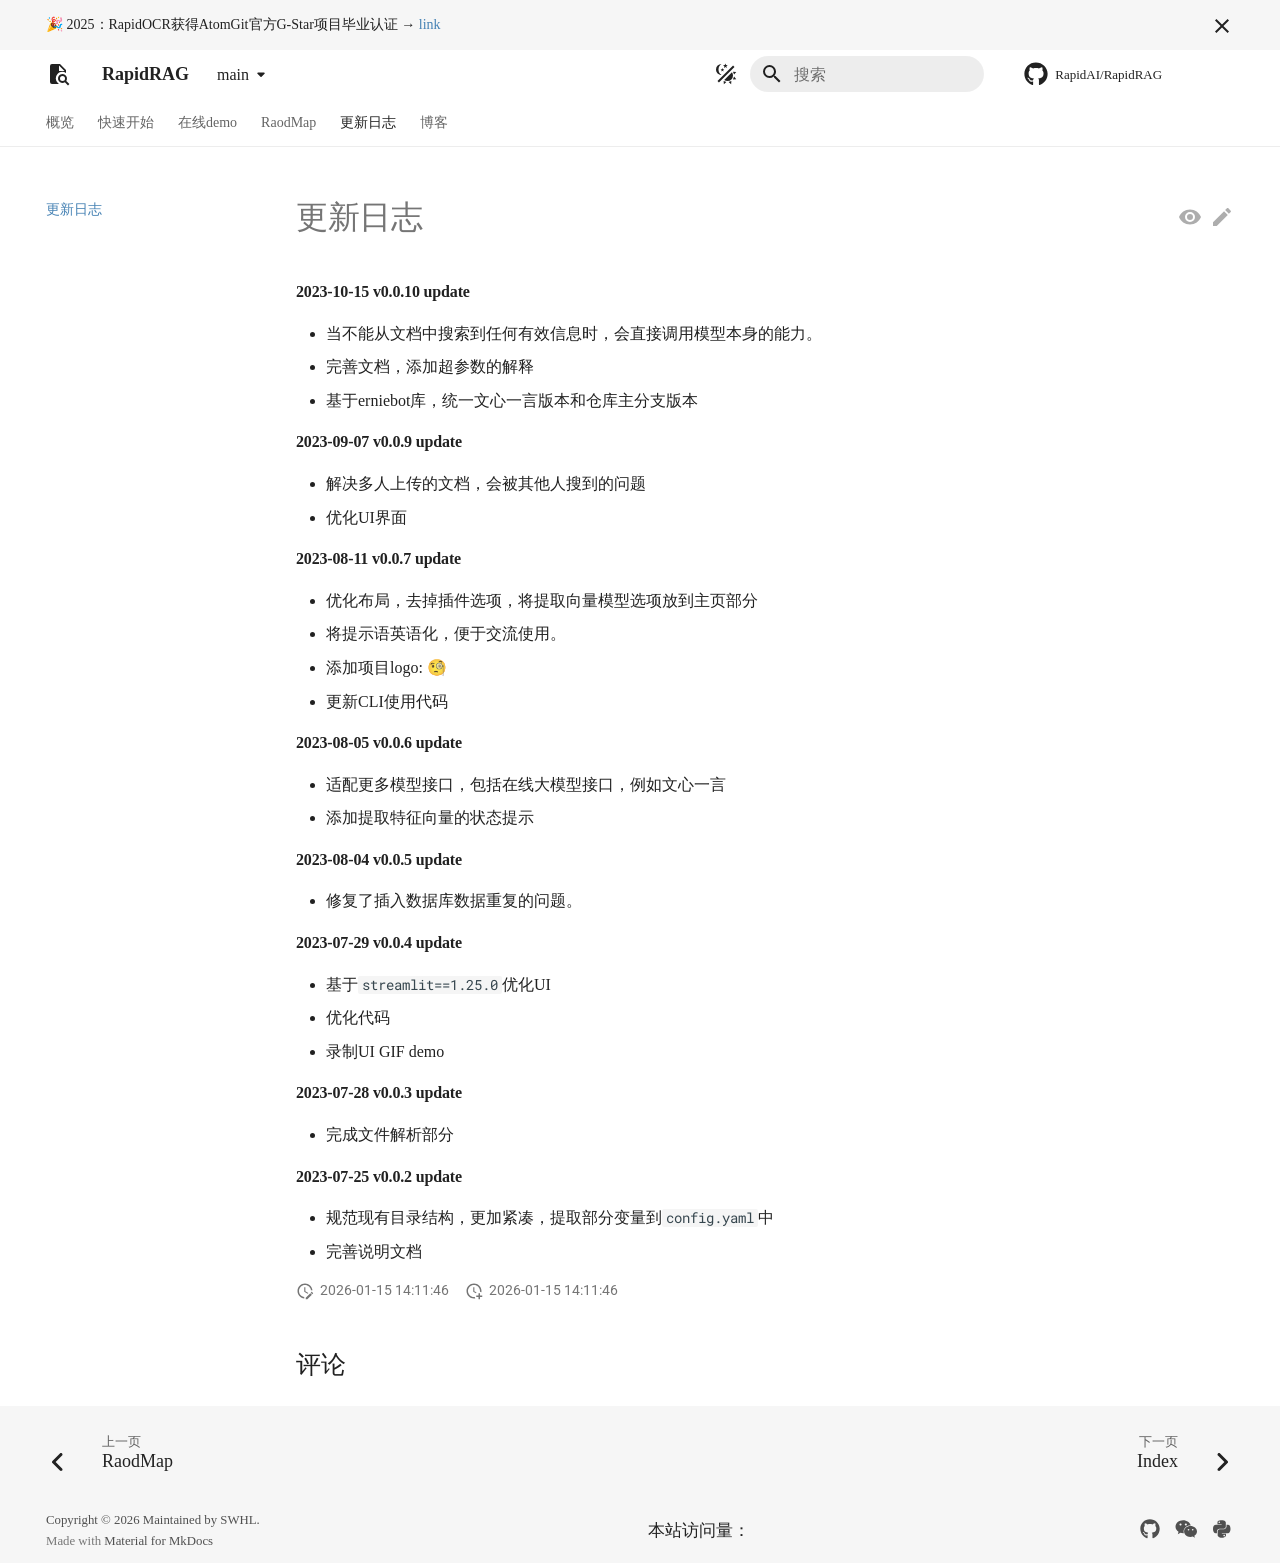
<file: main/changelog/index.html>
<!doctype html>
<html lang="zh" class="no-js">
  <head>
    
      <meta charset="utf-8">
      <meta name="viewport" content="width=device-width,initial-scale=1">
      
        <meta name="description" content="QA based on local knowledge and LLM.">
      
      
        <meta name="author" content="RapidAI">
      
      
        <link rel="canonical" href="https://rapidai.github.io/RapidRAG/main/changelog/">
      
      
        <link rel="prev" href="../road_map/">
      
      
        <link rel="next" href="../blog/">
      
      
        
      
      
      <link rel="icon" href="../static/images/material-file-search.svg">
      <meta name="generator" content="mkdocs-1.6.1, mkdocs-material-9.7.1">
    
    
      
        <title>更新日志 - RapidRAG</title>
      
    
    
      <link rel="stylesheet" href="../assets/stylesheets/main.484c7ddc.min.css">
      
        
        <link rel="stylesheet" href="../assets/stylesheets/palette.ab4e12ef.min.css">
      
      


  
  
    
      
      
        
      
      
    
  
    
      
      
        
      
      
    
  
    
      
      
        
      
      
    
  
  
  <style>:root{.md-tag.md-tag--default-tag{--md-tag-icon:url('data:image/svg+xml;charset=utf-8,%3Csvg%20xmlns%3D%22http%3A//www.w3.org/2000/svg%22%20viewBox%3D%220%200%20512%20512%22%3E%3C%21--%21%20Font%20Awesome%20Free%207.1.0%20by%20%40fontawesome%20-%20https%3A//fontawesome.com%20License%20-%20https%3A//fontawesome.com/license/free%20%28Icons%3A%20CC%20BY%204.0%2C%20Fonts%3A%20SIL%20OFL%201.1%2C%20Code%3A%20MIT%20License%29%20Copyright%202025%20Fonticons%2C%20Inc.--%3E%3Cpath%20d%3D%22M32.5%2096v149.5c0%2017%206.7%2033.3%2018.7%2045.3l192%20192c25%2025%2065.5%2025%2090.5%200l149.5-149.5c25-25%2025-65.5%200-90.5l-192-192C279.2%2038.7%20263%2032%20246%2032H96.5c-35.3%200-64%2028.7-64%2064m112%2016a32%2032%200%201%201%200%2064%2032%2032%200%201%201%200-64%22/%3E%3C/svg%3E');}.md-tag.md-tag--hardware-tag{--md-tag-icon:url('data:image/svg+xml;charset=utf-8,%3Csvg%20xmlns%3D%22http%3A//www.w3.org/2000/svg%22%20viewBox%3D%220%200%20512%20512%22%3E%3C%21--%21%20Font%20Awesome%20Free%207.1.0%20by%20%40fontawesome%20-%20https%3A//fontawesome.com%20License%20-%20https%3A//fontawesome.com/license/free%20%28Icons%3A%20CC%20BY%204.0%2C%20Fonts%3A%20SIL%20OFL%201.1%2C%20Code%3A%20MIT%20License%29%20Copyright%202025%20Fonticons%2C%20Inc.--%3E%3Cpath%20d%3D%22M176%2024c0-13.3-10.7-24-24-24s-24%2010.7-24%2024v40c-35.3%200-64%2028.7-64%2064H24c-13.3%200-24%2010.7-24%2024s10.7%2024%2024%2024h40v56H24c-13.3%200-24%2010.7-24%2024s10.7%2024%2024%2024h40v56H24c-13.3%200-24%2010.7-24%2024s10.7%2024%2024%2024h40c0%2035.3%2028.7%2064%2064%2064v40c0%2013.3%2010.7%2024%2024%2024s24-10.7%2024-24v-40h56v40c0%2013.3%2010.7%2024%2024%2024s24-10.7%2024-24v-40h56v40c0%2013.3%2010.7%2024%2024%2024s24-10.7%2024-24v-40c35.3%200%2064-28.7%2064-64h40c13.3%200%2024-10.7%2024-24s-10.7-24-24-24h-40v-56h40c13.3%200%2024-10.7%2024-24s-10.7-24-24-24h-40v-56h40c13.3%200%2024-10.7%2024-24s-10.7-24-24-24h-40c0-35.3-28.7-64-64-64V24c0-13.3-10.7-24-24-24s-24%2010.7-24%2024v40h-56V24c0-13.3-10.7-24-24-24s-24%2010.7-24%2024v40h-56zm-16%20104h192c17.7%200%2032%2014.3%2032%2032v192c0%2017.7-14.3%2032-32%2032H160c-17.7%200-32-14.3-32-32V160c0-17.7%2014.3-32%2032-32m16%2048v160h160V176z%22/%3E%3C/svg%3E');}.md-tag.md-tag--software-tag{--md-tag-icon:url('data:image/svg+xml;charset=utf-8,%3Csvg%20xmlns%3D%22http%3A//www.w3.org/2000/svg%22%20viewBox%3D%220%200%20640%20512%22%3E%3C%21--%21%20Font%20Awesome%20Free%207.1.0%20by%20%40fontawesome%20-%20https%3A//fontawesome.com%20License%20-%20https%3A//fontawesome.com/license/free%20%28Icons%3A%20CC%20BY%204.0%2C%20Fonts%3A%20SIL%20OFL%201.1%2C%20Code%3A%20MIT%20License%29%20Copyright%202025%20Fonticons%2C%20Inc.--%3E%3Cpath%20d%3D%22M64%2096c0-35.3%2028.7-64%2064-64h384c35.3%200%2064%2028.7%2064%2064v240h-64V96H128v240H64zM0%20403.2C0%20392.6%208.6%20384%2019.2%20384h601.6c10.6%200%2019.2%208.6%2019.2%2019.2%200%2042.4-34.4%2076.8-76.8%2076.8H76.8C34.4%20480%200%20445.6%200%20403.2M281%20209l-31%2031%2031%2031c9.4%209.4%209.4%2024.6%200%2033.9s-24.6%209.4-33.9%200l-48-48c-9.4-9.4-9.4-24.6%200-33.9l48-48c9.4-9.4%2024.6-9.4%2033.9%200s9.4%2024.6%200%2033.9zm112-34%2048%2048c9.4%209.4%209.4%2024.6%200%2033.9l-48%2048c-9.4%209.4-24.6%209.4-33.9%200s-9.4-24.6%200-33.9l31-31-31-31c-9.4-9.4-9.4-24.6%200-33.9s24.6-9.4%2033.9%200z%22/%3E%3C/svg%3E');}}</style>

    
    
      
    
    
      
        
        
        <link rel="preconnect" href="https://fonts.gstatic.com" crossorigin>
        <link rel="stylesheet" href="https://fonts.googleapis.com/css?family=Roboto:300,300i,400,400i,700,700i%7CRoboto+Mono:400,400i,700,700i&display=fallback">
        <style>:root{--md-text-font:"Roboto";--md-code-font:"Roboto Mono"}</style>
      
    
    
      <link rel="stylesheet" href="../stylesheets/extra.css">
    
      <link rel="stylesheet" href="../stylesheets/font.css">
    
    <script>__md_scope=new URL("..",location),__md_hash=e=>[...e].reduce(((e,_)=>(e<<5)-e+_.charCodeAt(0)),0),__md_get=(e,_=localStorage,t=__md_scope)=>JSON.parse(_.getItem(t.pathname+"."+e)),__md_set=(e,_,t=localStorage,a=__md_scope)=>{try{t.setItem(a.pathname+"."+e,JSON.stringify(_))}catch(e){}}</script>
    
      

    
    
  </head>
  
  
    
    
      
    
    
    
    
    <body dir="ltr" data-md-color-scheme="default" data-md-color-primary="indigo" data-md-color-accent="indigo">
  
    
    <input class="md-toggle" data-md-toggle="drawer" type="checkbox" id="__drawer" autocomplete="off">
    <input class="md-toggle" data-md-toggle="search" type="checkbox" id="__search" autocomplete="off">
    <label class="md-overlay" for="__drawer"></label>
    <div data-md-component="skip">
      
        
        <a href="#2023-10-15-v0010-update" class="md-skip">
          跳转至
        </a>
      
    </div>
    <div data-md-component="announce">
      
        <aside class="md-banner">
          <div class="md-banner__inner md-grid md-typeset">
            
              <button class="md-banner__button md-icon" aria-label="不再显示此消息">
                
                <svg xmlns="http://www.w3.org/2000/svg" viewBox="0 0 24 24"><path d="M19 6.41 17.59 5 12 10.59 6.41 5 5 6.41 10.59 12 5 17.59 6.41 19 12 13.41 17.59 19 19 17.59 13.41 12z"/></svg>
              </button>
            
            
    <p class="banner">🎉 2025：RapidOCR获得AtomGit官方G-Star项目毕业认证 → <a href="https://rapidai.github.io/RapidOCRDocs/main/blog/2026/01/15/2025-atomgit-g-star/" target="_blank">link</a></p>

          </div>
          
            <script>var el=document.querySelector("[data-md-component=announce]");if(el){var content=el.querySelector(".md-typeset");__md_hash(content.innerHTML)===__md_get("__announce")&&(el.hidden=!0)}</script>
          
        </aside>
      
    </div>
    
      <div data-md-color-scheme="default" data-md-component="outdated" hidden>
        
          <aside class="md-banner md-banner--warning">
            <div class="md-banner__inner md-grid md-typeset">
              
You're not viewing the latest version.
<a href="../..">
    <strong>Click here to go to latest.</strong>
</a>

            </div>
            <script>var el=document.querySelector("[data-md-component=outdated]"),base=new URL(".."),outdated=__md_get("__outdated",sessionStorage,base);!0===outdated&&el&&(el.hidden=!1)</script>
          </aside>
        
      </div>
    
    
      

  

<header class="md-header md-header--shadow md-header--lifted" data-md-component="header">
  <nav class="md-header__inner md-grid" aria-label="页眉">
    <a href=".." title="RapidRAG" class="md-header__button md-logo" aria-label="RapidRAG" data-md-component="logo">
      
  
  <svg xmlns="http://www.w3.org/2000/svg" viewBox="0 0 24 24"><path d="M14 2H6a2 2 0 0 0-2 2v16a2 2 0 0 0 2 2h7c-.41-.25-.8-.56-1.14-.9a6.48 6.48 0 0 1-.36-9.18C13.69 9.5 17.33 9.13 20 11V8zm-1 7V3.5L18.5 9zm7.31 9.9c1.33-2.11.69-4.9-1.4-6.22-2.11-1.33-4.91-.68-6.22 1.4-1.34 2.11-.69 4.89 1.4 6.22 1.46.93 3.32.93 4.79.02L22 23.39 23.39 22zm-3.81.1a2.5 2.5 0 0 1-2.5-2.5 2.5 2.5 0 0 1 2.5-2.5 2.5 2.5 0 0 1 2.5 2.5 2.5 2.5 0 0 1-2.5 2.5"/></svg>

    </a>
    <label class="md-header__button md-icon" for="__drawer">
      
      <svg xmlns="http://www.w3.org/2000/svg" viewBox="0 0 24 24"><path d="M3 6h18v2H3zm0 5h18v2H3zm0 5h18v2H3z"/></svg>
    </label>
    <div class="md-header__title" data-md-component="header-title">
      <div class="md-header__ellipsis">
        <div class="md-header__topic">
          <span class="md-ellipsis">
            RapidRAG
          </span>
        </div>
        <div class="md-header__topic" data-md-component="header-topic">
          <span class="md-ellipsis">
            
              更新日志
            
          </span>
        </div>
      </div>
    </div>
    
      
        <form class="md-header__option" data-md-component="palette">
  
    
    
    
    <input class="md-option" data-md-color-media="(prefers-color-scheme)" data-md-color-scheme="default" data-md-color-primary="indigo" data-md-color-accent="indigo"  aria-label="系统主题"  type="radio" name="__palette" id="__palette_0">
    
      <label class="md-header__button md-icon" title="系统主题" for="__palette_1" hidden>
        <svg xmlns="http://www.w3.org/2000/svg" viewBox="0 0 24 24"><path d="M7.5 2c-1.79 1.15-3 3.18-3 5.5s1.21 4.35 3.03 5.5C4.46 13 2 10.54 2 7.5A5.5 5.5 0 0 1 7.5 2m11.57 1.5 1.43 1.43L4.93 20.5 3.5 19.07zm-6.18 2.43L11.41 5 9.97 6l.42-1.7L9 3.24l1.75-.12.58-1.65L12 3.1l1.73.03-1.35 1.13zm-3.3 3.61-1.16-.73-1.12.78.34-1.32-1.09-.83 1.36-.09.45-1.29.51 1.27 1.36.03-1.05.87zM19 13.5a5.5 5.5 0 0 1-5.5 5.5c-1.22 0-2.35-.4-3.26-1.07l7.69-7.69c.67.91 1.07 2.04 1.07 3.26m-4.4 6.58 2.77-1.15-.24 3.35zm4.33-2.7 1.15-2.77 2.2 2.54zm1.15-4.96-1.14-2.78 3.34.24zM9.63 18.93l2.77 1.15-2.53 2.19z"/></svg>
      </label>
    
  
    
    
    
    <input class="md-option" data-md-color-media="(prefers-color-scheme: light)" data-md-color-scheme="default" data-md-color-primary="white" data-md-color-accent="light-blue"  aria-label="明亮主题"  type="radio" name="__palette" id="__palette_1">
    
      <label class="md-header__button md-icon" title="明亮主题" for="__palette_2" hidden>
        <svg xmlns="http://www.w3.org/2000/svg" viewBox="0 0 24 24"><path d="M12 7a5 5 0 0 1 5 5 5 5 0 0 1-5 5 5 5 0 0 1-5-5 5 5 0 0 1 5-5m0 2a3 3 0 0 0-3 3 3 3 0 0 0 3 3 3 3 0 0 0 3-3 3 3 0 0 0-3-3m0-7 2.39 3.42C13.65 5.15 12.84 5 12 5s-1.65.15-2.39.42zM3.34 7l4.16-.35A7.2 7.2 0 0 0 5.94 8.5c-.44.74-.69 1.5-.83 2.29zm.02 10 1.76-3.77a7.131 7.131 0 0 0 2.38 4.14zM20.65 7l-1.77 3.79a7.02 7.02 0 0 0-2.38-4.15zm-.01 10-4.14.36c.59-.51 1.12-1.14 1.54-1.86.42-.73.69-1.5.83-2.29zM12 22l-2.41-3.44c.74.27 1.55.44 2.41.44.82 0 1.63-.17 2.37-.44z"/></svg>
      </label>
    
  
    
    
    
    <input class="md-option" data-md-color-media="(prefers-color-scheme: dark)" data-md-color-scheme="slate" data-md-color-primary="black" data-md-color-accent="yellow"  aria-label="暗黑主题"  type="radio" name="__palette" id="__palette_2">
    
      <label class="md-header__button md-icon" title="暗黑主题" for="__palette_0" hidden>
        <svg xmlns="http://www.w3.org/2000/svg" viewBox="0 0 24 24"><path d="m17.75 4.09-2.53 1.94.91 3.06-2.63-1.81-2.63 1.81.91-3.06-2.53-1.94L12.44 4l1.06-3 1.06 3zm3.5 6.91-1.64 1.25.59 1.98-1.7-1.17-1.7 1.17.59-1.98L15.75 11l2.06-.05L18.5 9l.69 1.95zm-2.28 4.95c.83-.08 1.72 1.1 1.19 1.85-.32.45-.66.87-1.08 1.27C15.17 23 8.84 23 4.94 19.07c-3.91-3.9-3.91-10.24 0-14.14.4-.4.82-.76 1.27-1.08.75-.53 1.93.36 1.85 1.19-.27 2.86.69 5.83 2.89 8.02a9.96 9.96 0 0 0 8.02 2.89m-1.64 2.02a12.08 12.08 0 0 1-7.8-3.47c-2.17-2.19-3.33-5-3.49-7.82-2.81 3.14-2.7 7.96.31 10.98 3.02 3.01 7.84 3.12 10.98.31"/></svg>
      </label>
    
  
</form>
      
    
    
      <script>var palette=__md_get("__palette");if(palette&&palette.color){if("(prefers-color-scheme)"===palette.color.media){var media=matchMedia("(prefers-color-scheme: light)"),input=document.querySelector(media.matches?"[data-md-color-media='(prefers-color-scheme: light)']":"[data-md-color-media='(prefers-color-scheme: dark)']");palette.color.media=input.getAttribute("data-md-color-media"),palette.color.scheme=input.getAttribute("data-md-color-scheme"),palette.color.primary=input.getAttribute("data-md-color-primary"),palette.color.accent=input.getAttribute("data-md-color-accent")}for(var[key,value]of Object.entries(palette.color))document.body.setAttribute("data-md-color-"+key,value)}</script>
    
    
    
      
      
        <label class="md-header__button md-icon" for="__search">
          
          <svg xmlns="http://www.w3.org/2000/svg" viewBox="0 0 24 24"><path d="M9.5 3A6.5 6.5 0 0 1 16 9.5c0 1.61-.59 3.09-1.56 4.23l.27.27h.79l5 5-1.5 1.5-5-5v-.79l-.27-.27A6.52 6.52 0 0 1 9.5 16 6.5 6.5 0 0 1 3 9.5 6.5 6.5 0 0 1 9.5 3m0 2C7 5 5 7 5 9.5S7 14 9.5 14 14 12 14 9.5 12 5 9.5 5"/></svg>
        </label>
        <div class="md-search" data-md-component="search" role="dialog">
  <label class="md-search__overlay" for="__search"></label>
  <div class="md-search__inner" role="search">
    <form class="md-search__form" name="search">
      <input type="text" class="md-search__input" name="query" aria-label="搜索" placeholder="搜索" autocapitalize="off" autocorrect="off" autocomplete="off" spellcheck="false" data-md-component="search-query" required>
      <label class="md-search__icon md-icon" for="__search">
        
        <svg xmlns="http://www.w3.org/2000/svg" viewBox="0 0 24 24"><path d="M9.5 3A6.5 6.5 0 0 1 16 9.5c0 1.61-.59 3.09-1.56 4.23l.27.27h.79l5 5-1.5 1.5-5-5v-.79l-.27-.27A6.52 6.52 0 0 1 9.5 16 6.5 6.5 0 0 1 3 9.5 6.5 6.5 0 0 1 9.5 3m0 2C7 5 5 7 5 9.5S7 14 9.5 14 14 12 14 9.5 12 5 9.5 5"/></svg>
        
        <svg xmlns="http://www.w3.org/2000/svg" viewBox="0 0 256 512"><!--! Font Awesome Free 7.1.0 by @fontawesome - https://fontawesome.com License - https://fontawesome.com/license/free (Icons: CC BY 4.0, Fonts: SIL OFL 1.1, Code: MIT License) Copyright 2025 Fonticons, Inc.--><path d="M9.4 233.4c-12.5 12.5-12.5 32.8 0 45.3l160 160c12.5 12.5 32.8 12.5 45.3 0s12.5-32.8 0-45.3L77.3 256l137.3-137.4c12.5-12.5 12.5-32.8 0-45.3s-32.8-12.5-45.3 0l-160 160z"/></svg>
      </label>
      <nav class="md-search__options" aria-label="查找">
        
          <a href="javascript:void(0)" class="md-search__icon md-icon" title="分享" aria-label="分享" data-clipboard data-clipboard-text="" data-md-component="search-share" tabindex="-1">
            
            <svg xmlns="http://www.w3.org/2000/svg" viewBox="0 0 24 24"><path d="M18 16.08c-.76 0-1.44.3-1.96.77L8.91 12.7c.05-.23.09-.46.09-.7s-.04-.47-.09-.7l7.05-4.11c.54.5 1.25.81 2.04.81a3 3 0 0 0 3-3 3 3 0 0 0-3-3 3 3 0 0 0-3 3c0 .24.04.47.09.7L8.04 9.81C7.5 9.31 6.79 9 6 9a3 3 0 0 0-3 3 3 3 0 0 0 3 3c.79 0 1.5-.31 2.04-.81l7.12 4.15c-.05.21-.08.43-.08.66 0 1.61 1.31 2.91 2.92 2.91s2.92-1.3 2.92-2.91A2.92 2.92 0 0 0 18 16.08"/></svg>
          </a>
        
        <button type="reset" class="md-search__icon md-icon" title="清空当前内容" aria-label="清空当前内容" tabindex="-1">
          
          <svg xmlns="http://www.w3.org/2000/svg" viewBox="0 0 24 24"><path d="M19 6.41 17.59 5 12 10.59 6.41 5 5 6.41 10.59 12 5 17.59 6.41 19 12 13.41 17.59 19 19 17.59 13.41 12z"/></svg>
        </button>
      </nav>
      
        <div class="md-search__suggest" data-md-component="search-suggest"></div>
      
    </form>
    <div class="md-search__output">
      <div class="md-search__scrollwrap" tabindex="0" data-md-scrollfix>
        <div class="md-search-result" data-md-component="search-result">
          <div class="md-search-result__meta">
            正在初始化搜索引擎
          </div>
          <ol class="md-search-result__list" role="presentation"></ol>
        </div>
      </div>
    </div>
  </div>
</div>
      
    
    
      <div class="md-header__source">
        <a href="https://github.com/RapidAI/RapidRAG" title="前往仓库" class="md-source" data-md-component="source">
  <div class="md-source__icon md-icon">
    
    <svg xmlns="http://www.w3.org/2000/svg" viewBox="0 0 512 512"><!--! Font Awesome Free 7.1.0 by @fontawesome - https://fontawesome.com License - https://fontawesome.com/license/free (Icons: CC BY 4.0, Fonts: SIL OFL 1.1, Code: MIT License) Copyright 2025 Fonticons, Inc.--><path d="M173.9 397.4c0 2-2.3 3.6-5.2 3.6-3.3.3-5.6-1.3-5.6-3.6 0-2 2.3-3.6 5.2-3.6 3-.3 5.6 1.3 5.6 3.6m-31.1-4.5c-.7 2 1.3 4.3 4.3 4.9 2.6 1 5.6 0 6.2-2s-1.3-4.3-4.3-5.2c-2.6-.7-5.5.3-6.2 2.3m44.2-1.7c-2.9.7-4.9 2.6-4.6 4.9.3 2 2.9 3.3 5.9 2.6 2.9-.7 4.9-2.6 4.6-4.6-.3-1.9-3-3.2-5.9-2.9M252.8 8C114.1 8 8 113.3 8 252c0 110.9 69.8 205.8 169.5 239.2 12.8 2.3 17.3-5.6 17.3-12.1 0-6.2-.3-40.4-.3-61.4 0 0-70 15-84.7-29.8 0 0-11.4-29.1-27.8-36.6 0 0-22.9-15.7 1.6-15.4 0 0 24.9 2 38.6 25.8 21.9 38.6 58.6 27.5 72.9 20.9 2.3-16 8.8-27.1 16-33.7-55.9-6.2-112.3-14.3-112.3-110.5 0-27.5 7.6-41.3 23.6-58.9-2.6-6.5-11.1-33.3 2.6-67.9 20.9-6.5 69 27 69 27 20-5.6 41.5-8.5 62.8-8.5s42.8 2.9 62.8 8.5c0 0 48.1-33.6 69-27 13.7 34.7 5.2 61.4 2.6 67.9 16 17.7 25.8 31.5 25.8 58.9 0 96.5-58.9 104.2-114.8 110.5 9.2 7.9 17 22.9 17 46.4 0 33.7-.3 75.4-.3 83.6 0 6.5 4.6 14.4 17.3 12.1C436.2 457.8 504 362.9 504 252 504 113.3 391.5 8 252.8 8M105.2 352.9c-1.3 1-1 3.3.7 5.2 1.6 1.6 3.9 2.3 5.2 1 1.3-1 1-3.3-.7-5.2-1.6-1.6-3.9-2.3-5.2-1m-10.8-8.1c-.7 1.3.3 2.9 2.3 3.9 1.6 1 3.6.7 4.3-.7.7-1.3-.3-2.9-2.3-3.9-2-.6-3.6-.3-4.3.7m32.4 35.6c-1.6 1.3-1 4.3 1.3 6.2 2.3 2.3 5.2 2.6 6.5 1 1.3-1.3.7-4.3-1.3-6.2-2.2-2.3-5.2-2.6-6.5-1m-11.4-14.7c-1.6 1-1.6 3.6 0 5.9s4.3 3.3 5.6 2.3c1.6-1.3 1.6-3.9 0-6.2-1.4-2.3-4-3.3-5.6-2"/></svg>
  </div>
  <div class="md-source__repository">
    RapidAI/RapidRAG
  </div>
</a>
      </div>
    
  </nav>
  
    
      
<nav class="md-tabs" aria-label="标签" data-md-component="tabs">
  <div class="md-grid">
    <ul class="md-tabs__list">
      
        
  
  
  
  
    <li class="md-tabs__item">
      <a href=".." class="md-tabs__link">
        
  
  
    
  
  概览

      </a>
    </li>
  

      
        
  
  
  
  
    <li class="md-tabs__item">
      <a href="../quickstart/" class="md-tabs__link">
        
  
  
    
  
  快速开始

      </a>
    </li>
  

      
        
  
  
  
  
    <li class="md-tabs__item">
      <a href="../online_demo/" class="md-tabs__link">
        
  
  
    
  
  在线demo

      </a>
    </li>
  

      
        
  
  
  
  
    <li class="md-tabs__item">
      <a href="../road_map/" class="md-tabs__link">
        
  
  
    
  
  RaodMap

      </a>
    </li>
  

      
        
  
  
  
    
  
  
    <li class="md-tabs__item md-tabs__item--active">
      <a href="./" class="md-tabs__link">
        
  
  
    
  
  更新日志

      </a>
    </li>
  

      
        
  
  
  
  
    
    
      <li class="md-tabs__item">
        <a href="../blog/" class="md-tabs__link">
          
  
  
    
  
  博客

        </a>
      </li>
    
  

      
    </ul>
  </div>
</nav>
    
  
</header>
    
    <div class="md-container" data-md-component="container">
      
      
        
      
      <main class="md-main" data-md-component="main">
        <div class="md-main__inner md-grid">
          
            
              
                
              
              <div class="md-sidebar md-sidebar--primary" data-md-component="sidebar" data-md-type="navigation" >
                <div class="md-sidebar__scrollwrap">
                  <div class="md-sidebar__inner">
                    


  


<nav class="md-nav md-nav--primary md-nav--lifted" aria-label="导航栏" data-md-level="0">
  <label class="md-nav__title" for="__drawer">
    <a href=".." title="RapidRAG" class="md-nav__button md-logo" aria-label="RapidRAG" data-md-component="logo">
      
  
  <svg xmlns="http://www.w3.org/2000/svg" viewBox="0 0 24 24"><path d="M14 2H6a2 2 0 0 0-2 2v16a2 2 0 0 0 2 2h7c-.41-.25-.8-.56-1.14-.9a6.48 6.48 0 0 1-.36-9.18C13.69 9.5 17.33 9.13 20 11V8zm-1 7V3.5L18.5 9zm7.31 9.9c1.33-2.11.69-4.9-1.4-6.22-2.11-1.33-4.91-.68-6.22 1.4-1.34 2.11-.69 4.89 1.4 6.22 1.46.93 3.32.93 4.79.02L22 23.39 23.39 22zm-3.81.1a2.5 2.5 0 0 1-2.5-2.5 2.5 2.5 0 0 1 2.5-2.5 2.5 2.5 0 0 1 2.5 2.5 2.5 2.5 0 0 1-2.5 2.5"/></svg>

    </a>
    RapidRAG
  </label>
  
    <div class="md-nav__source">
      <a href="https://github.com/RapidAI/RapidRAG" title="前往仓库" class="md-source" data-md-component="source">
  <div class="md-source__icon md-icon">
    
    <svg xmlns="http://www.w3.org/2000/svg" viewBox="0 0 512 512"><!--! Font Awesome Free 7.1.0 by @fontawesome - https://fontawesome.com License - https://fontawesome.com/license/free (Icons: CC BY 4.0, Fonts: SIL OFL 1.1, Code: MIT License) Copyright 2025 Fonticons, Inc.--><path d="M173.9 397.4c0 2-2.3 3.6-5.2 3.6-3.3.3-5.6-1.3-5.6-3.6 0-2 2.3-3.6 5.2-3.6 3-.3 5.6 1.3 5.6 3.6m-31.1-4.5c-.7 2 1.3 4.3 4.3 4.9 2.6 1 5.6 0 6.2-2s-1.3-4.3-4.3-5.2c-2.6-.7-5.5.3-6.2 2.3m44.2-1.7c-2.9.7-4.9 2.6-4.6 4.9.3 2 2.9 3.3 5.9 2.6 2.9-.7 4.9-2.6 4.6-4.6-.3-1.9-3-3.2-5.9-2.9M252.8 8C114.1 8 8 113.3 8 252c0 110.9 69.8 205.8 169.5 239.2 12.8 2.3 17.3-5.6 17.3-12.1 0-6.2-.3-40.4-.3-61.4 0 0-70 15-84.7-29.8 0 0-11.4-29.1-27.8-36.6 0 0-22.9-15.7 1.6-15.4 0 0 24.9 2 38.6 25.8 21.9 38.6 58.6 27.5 72.9 20.9 2.3-16 8.8-27.1 16-33.7-55.9-6.2-112.3-14.3-112.3-110.5 0-27.5 7.6-41.3 23.6-58.9-2.6-6.5-11.1-33.3 2.6-67.9 20.9-6.5 69 27 69 27 20-5.6 41.5-8.5 62.8-8.5s42.8 2.9 62.8 8.5c0 0 48.1-33.6 69-27 13.7 34.7 5.2 61.4 2.6 67.9 16 17.7 25.8 31.5 25.8 58.9 0 96.5-58.9 104.2-114.8 110.5 9.2 7.9 17 22.9 17 46.4 0 33.7-.3 75.4-.3 83.6 0 6.5 4.6 14.4 17.3 12.1C436.2 457.8 504 362.9 504 252 504 113.3 391.5 8 252.8 8M105.2 352.9c-1.3 1-1 3.3.7 5.2 1.6 1.6 3.9 2.3 5.2 1 1.3-1 1-3.3-.7-5.2-1.6-1.6-3.9-2.3-5.2-1m-10.8-8.1c-.7 1.3.3 2.9 2.3 3.9 1.6 1 3.6.7 4.3-.7.7-1.3-.3-2.9-2.3-3.9-2-.6-3.6-.3-4.3.7m32.4 35.6c-1.6 1.3-1 4.3 1.3 6.2 2.3 2.3 5.2 2.6 6.5 1 1.3-1.3.7-4.3-1.3-6.2-2.2-2.3-5.2-2.6-6.5-1m-11.4-14.7c-1.6 1-1.6 3.6 0 5.9s4.3 3.3 5.6 2.3c1.6-1.3 1.6-3.9 0-6.2-1.4-2.3-4-3.3-5.6-2"/></svg>
  </div>
  <div class="md-source__repository">
    RapidAI/RapidRAG
  </div>
</a>
    </div>
  
  <ul class="md-nav__list" data-md-scrollfix>
    
      
      
  
  
  
  
    <li class="md-nav__item">
      <a href=".." class="md-nav__link">
        
  
  
  <span class="md-ellipsis">
    
  
    概览
  

    
  </span>
  
  

      </a>
    </li>
  

    
      
      
  
  
  
  
    <li class="md-nav__item">
      <a href="../quickstart/" class="md-nav__link">
        
  
  
  <span class="md-ellipsis">
    
  
    快速开始
  

    
  </span>
  
  

      </a>
    </li>
  

    
      
      
  
  
  
  
    <li class="md-nav__item">
      <a href="../online_demo/" class="md-nav__link">
        
  
  
  <span class="md-ellipsis">
    
  
    在线demo
  

    
  </span>
  
  

      </a>
    </li>
  

    
      
      
  
  
  
  
    <li class="md-nav__item">
      <a href="../road_map/" class="md-nav__link">
        
  
  
  <span class="md-ellipsis">
    
  
    RaodMap
  

    
  </span>
  
  

      </a>
    </li>
  

    
      
      
  
  
    
  
  
  
    <li class="md-nav__item md-nav__item--active">
      
      <input class="md-nav__toggle md-toggle" type="checkbox" id="__toc">
      
      
      
        <label class="md-nav__link md-nav__link--active" for="__toc">
          
  
  
  <span class="md-ellipsis">
    
  
    更新日志
  

    
  </span>
  
  

          <span class="md-nav__icon md-icon"></span>
        </label>
      
      <a href="./" class="md-nav__link md-nav__link--active">
        
  
  
  <span class="md-ellipsis">
    
  
    更新日志
  

    
  </span>
  
  

      </a>
      
        

<nav class="md-nav md-nav--secondary" aria-label="目录">
  
  
  
  
    <label class="md-nav__title" for="__toc">
      <span class="md-nav__icon md-icon"></span>
      目录
    </label>
    <ul class="md-nav__list" data-md-component="toc" data-md-scrollfix>
      
        <li class="md-nav__item">
  <a href="#2023-10-15-v0010-update" class="md-nav__link">
    <span class="md-ellipsis">
      
        2023-10-15 v0.0.10 update
      
    </span>
  </a>
  
</li>
      
        <li class="md-nav__item">
  <a href="#2023-09-07-v009-update" class="md-nav__link">
    <span class="md-ellipsis">
      
        2023-09-07 v0.0.9 update
      
    </span>
  </a>
  
</li>
      
        <li class="md-nav__item">
  <a href="#2023-08-11-v007-update" class="md-nav__link">
    <span class="md-ellipsis">
      
        2023-08-11 v0.0.7 update
      
    </span>
  </a>
  
</li>
      
        <li class="md-nav__item">
  <a href="#2023-08-05-v006-update" class="md-nav__link">
    <span class="md-ellipsis">
      
        2023-08-05 v0.0.6 update
      
    </span>
  </a>
  
</li>
      
        <li class="md-nav__item">
  <a href="#2023-08-04-v005-update" class="md-nav__link">
    <span class="md-ellipsis">
      
        2023-08-04 v0.0.5 update
      
    </span>
  </a>
  
</li>
      
        <li class="md-nav__item">
  <a href="#2023-07-29-v004-update" class="md-nav__link">
    <span class="md-ellipsis">
      
        2023-07-29 v0.0.4 update
      
    </span>
  </a>
  
</li>
      
        <li class="md-nav__item">
  <a href="#2023-07-28-v003-update" class="md-nav__link">
    <span class="md-ellipsis">
      
        2023-07-28 v0.0.3 update
      
    </span>
  </a>
  
</li>
      
        <li class="md-nav__item">
  <a href="#2023-07-25-v002-update" class="md-nav__link">
    <span class="md-ellipsis">
      
        2023-07-25 v0.0.2 update
      
    </span>
  </a>
  
</li>
      
    </ul>
  
</nav>
      
    </li>
  

    
      
      
  
  
  
  
    
    
      
        
          
        
      
        
      
    
    
    
      
      
    
    
    <li class="md-nav__item md-nav__item--nested">
      
        
        
          
        
        <input class="md-nav__toggle md-toggle md-toggle--indeterminate" type="checkbox" id="__nav_6" >
        
          
          <div class="md-nav__link md-nav__container">
            <a href="../blog/" class="md-nav__link ">
              
  
  
  <span class="md-ellipsis">
    
  
    博客
  

    
  </span>
  
  

            </a>
            
              
              <label class="md-nav__link " for="__nav_6" id="__nav_6_label" tabindex="0">
                <span class="md-nav__icon md-icon"></span>
              </label>
            
          </div>
        
        <nav class="md-nav" data-md-level="1" aria-labelledby="__nav_6_label" aria-expanded="false">
          <label class="md-nav__title" for="__nav_6">
            <span class="md-nav__icon md-icon"></span>
            
  
    博客
  

          </label>
          <ul class="md-nav__list" data-md-scrollfix>
            
              
            
              
                
  
  
  
  
    
    
      
        
      
    
    
    
      
      
    
    
    <li class="md-nav__item md-nav__item--nested">
      
        
        
          
        
        <input class="md-nav__toggle md-toggle md-toggle--indeterminate" type="checkbox" id="__nav_6_2" >
        
          
          <label class="md-nav__link" for="__nav_6_2" id="__nav_6_2_label" tabindex="0">
            
  
  
  <span class="md-ellipsis">
    
  
    分类
  

    
  </span>
  
  

            <span class="md-nav__icon md-icon"></span>
          </label>
        
        <nav class="md-nav" data-md-level="2" aria-labelledby="__nav_6_2_label" aria-expanded="false">
          <label class="md-nav__title" for="__nav_6_2">
            <span class="md-nav__icon md-icon"></span>
            
  
    分类
  

          </label>
          <ul class="md-nav__list" data-md-scrollfix>
            
              
                
  
  
  
  
    <li class="md-nav__item">
      <a href="../blog/category/general/" class="md-nav__link">
        
  
  
  <span class="md-ellipsis">
    
  
    General
  

    
  </span>
  
  

      </a>
    </li>
  

              
            
          </ul>
        </nav>
      
    </li>
  

              
            
          </ul>
        </nav>
      
    </li>
  

    
  </ul>
</nav>
                  </div>
                </div>
              </div>
            
            
              
                
              
              <div class="md-sidebar md-sidebar--secondary" data-md-component="sidebar" data-md-type="toc" hidden>
                <div class="md-sidebar__scrollwrap">
                  <div class="md-sidebar__inner">
                    

<nav class="md-nav md-nav--secondary" aria-label="目录">
  
  
  
  
    <label class="md-nav__title" for="__toc">
      <span class="md-nav__icon md-icon"></span>
      目录
    </label>
    <ul class="md-nav__list" data-md-component="toc" data-md-scrollfix>
      
        <li class="md-nav__item">
  <a href="#2023-10-15-v0010-update" class="md-nav__link">
    <span class="md-ellipsis">
      
        2023-10-15 v0.0.10 update
      
    </span>
  </a>
  
</li>
      
        <li class="md-nav__item">
  <a href="#2023-09-07-v009-update" class="md-nav__link">
    <span class="md-ellipsis">
      
        2023-09-07 v0.0.9 update
      
    </span>
  </a>
  
</li>
      
        <li class="md-nav__item">
  <a href="#2023-08-11-v007-update" class="md-nav__link">
    <span class="md-ellipsis">
      
        2023-08-11 v0.0.7 update
      
    </span>
  </a>
  
</li>
      
        <li class="md-nav__item">
  <a href="#2023-08-05-v006-update" class="md-nav__link">
    <span class="md-ellipsis">
      
        2023-08-05 v0.0.6 update
      
    </span>
  </a>
  
</li>
      
        <li class="md-nav__item">
  <a href="#2023-08-04-v005-update" class="md-nav__link">
    <span class="md-ellipsis">
      
        2023-08-04 v0.0.5 update
      
    </span>
  </a>
  
</li>
      
        <li class="md-nav__item">
  <a href="#2023-07-29-v004-update" class="md-nav__link">
    <span class="md-ellipsis">
      
        2023-07-29 v0.0.4 update
      
    </span>
  </a>
  
</li>
      
        <li class="md-nav__item">
  <a href="#2023-07-28-v003-update" class="md-nav__link">
    <span class="md-ellipsis">
      
        2023-07-28 v0.0.3 update
      
    </span>
  </a>
  
</li>
      
        <li class="md-nav__item">
  <a href="#2023-07-25-v002-update" class="md-nav__link">
    <span class="md-ellipsis">
      
        2023-07-25 v0.0.2 update
      
    </span>
  </a>
  
</li>
      
    </ul>
  
</nav>
                  </div>
                </div>
              </div>
            
          
          
            <div class="md-content" data-md-component="content">
              
              <article class="md-content__inner md-typeset">
                
                  <!--
  Copyright (c) 2016-2025 Martin Donath <martin.donath@squidfunk.com>

  Permission is hereby granted, free of charge, to any person obtaining a copy
  of this software and associated documentation files (the "Software"), to
  deal in the Software without restriction, including without limitation the
  rights to use, copy, modify, merge, publish, distribute, sublicense, and/or
  sell copies of the Software, and to permit persons to whom the Software is
  furnished to do so, subject to the following conditions:

  The above copyright notice and this permission notice shall be included in
  all copies or substantial portions of the Software.

  THE SOFTWARE IS PROVIDED "AS IS", WITHOUT WARRANTY OF ANY KIND, EXPRESS OR
  IMPLIED, INCLUDING BUT NOT LIMITED TO THE WARRANTIES OF MERCHANTABILITY,
  FITNESS FOR A PARTICULAR PURPOSE AND NON-INFRINGEMENT. IN NO EVENT SHALL THE
  AUTHORS OR COPYRIGHT HOLDERS BE LIABLE FOR ANY CLAIM, DAMAGES OR OTHER
  LIABILITY, WHETHER IN AN ACTION OF CONTRACT, TORT OR OTHERWISE, ARISING
  FROM, OUT OF OR IN CONNECTION WITH THE SOFTWARE OR THE USE OR OTHER DEALINGS
  IN THE SOFTWARE.
-->

<!-- Tags -->

  



<!-- Actions -->

  
    <a href="https://github.com/RapidAI/RapidRAG/tree/main/docs/changelog.md" title="编辑此页" class="md-content__button md-icon" rel="edit">
      
      <svg xmlns="http://www.w3.org/2000/svg" viewBox="0 0 24 24"><path d="M20.71 7.04c.39-.39.39-1.04 0-1.41l-2.34-2.34c-.37-.39-1.02-.39-1.41 0l-1.84 1.83 3.75 3.75M3 17.25V21h3.75L17.81 9.93l-3.75-3.75z"/></svg>
    </a>
  
  
    
      
    
    <a href="https://github.com/RapidAI/RapidRAG/tree/main/docs/changelog.md" title="查看本页的源代码" class="md-content__button md-icon">
      
      <svg xmlns="http://www.w3.org/2000/svg" viewBox="0 0 24 24"><path d="M12 9a3 3 0 0 0-3 3 3 3 0 0 0 3 3 3 3 0 0 0 3-3 3 3 0 0 0-3-3m0 8a5 5 0 0 1-5-5 5 5 0 0 1 5-5 5 5 0 0 1 5 5 5 5 0 0 1-5 5m0-12.5C7 4.5 2.73 7.61 1 12c1.73 4.39 6 7.5 11 7.5s9.27-3.11 11-7.5c-1.73-4.39-6-7.5-11-7.5"/></svg>
    </a>
  


<!--
  Hack: check whether the content contains a h1 headline. If it doesn't, the
  page title (or respectively site name) is used as the main headline.
-->

<h1>更新日志</h1>




<!-- Page content -->
<h4 id="2023-10-15-v0010-update">2023-10-15 v0.0.10 update<a class="headerlink" href="#2023-10-15-v0010-update" title="Permanent link">&para;</a></h4>
<ul>
<li>当不能从文档中搜索到任何有效信息时，会直接调用模型本身的能力。</li>
<li>完善文档，添加超参数的解释</li>
<li>基于erniebot库，统一文心一言版本和仓库主分支版本</li>
</ul>
<h4 id="2023-09-07-v009-update">2023-09-07 v0.0.9 update<a class="headerlink" href="#2023-09-07-v009-update" title="Permanent link">&para;</a></h4>
<ul>
<li>解决多人上传的文档，会被其他人搜到的问题</li>
<li>优化UI界面</li>
</ul>
<h4 id="2023-08-11-v007-update">2023-08-11 v0.0.7 update<a class="headerlink" href="#2023-08-11-v007-update" title="Permanent link">&para;</a></h4>
<ul>
<li>优化布局，去掉插件选项，将提取向量模型选项放到主页部分</li>
<li>将提示语英语化，便于交流使用。</li>
<li>添加项目logo: 🧐</li>
<li>更新CLI使用代码</li>
</ul>
<h4 id="2023-08-05-v006-update">2023-08-05 v0.0.6 update<a class="headerlink" href="#2023-08-05-v006-update" title="Permanent link">&para;</a></h4>
<ul>
<li>适配更多模型接口，包括在线大模型接口，例如文心一言</li>
<li>添加提取特征向量的状态提示</li>
</ul>
<h4 id="2023-08-04-v005-update">2023-08-04 v0.0.5 update<a class="headerlink" href="#2023-08-04-v005-update" title="Permanent link">&para;</a></h4>
<ul>
<li>修复了插入数据库数据重复的问题。</li>
</ul>
<h4 id="2023-07-29-v004-update">2023-07-29 v0.0.4 update<a class="headerlink" href="#2023-07-29-v004-update" title="Permanent link">&para;</a></h4>
<ul>
<li>基于<code>streamlit==1.25.0</code>优化UI</li>
<li>优化代码</li>
<li>录制UI GIF demo</li>
</ul>
<h4 id="2023-07-28-v003-update">2023-07-28 v0.0.3 update<a class="headerlink" href="#2023-07-28-v003-update" title="Permanent link">&para;</a></h4>
<ul>
<li>完成文件解析部分</li>
</ul>
<h4 id="2023-07-25-v002-update">2023-07-25 v0.0.2 update<a class="headerlink" href="#2023-07-25-v002-update" title="Permanent link">&para;</a></h4>
<ul>
<li>规范现有目录结构，更加紧凑，提取部分变量到<code>config.yaml</code>中</li>
<li>完善说明文档</li>
</ul>

<!-- Source file information -->







  
    
  
  
    
  


  <aside class="md-source-file">
    
      
  <span class="md-source-file__fact">
    <span class="md-icon" title="最后更新">
      <svg xmlns="http://www.w3.org/2000/svg" viewBox="0 0 24 24"><path d="M21 13.1c-.1 0-.3.1-.4.2l-1 1 2.1 2.1 1-1c.2-.2.2-.6 0-.8l-1.3-1.3c-.1-.1-.2-.2-.4-.2m-1.9 1.8-6.1 6V23h2.1l6.1-6.1zM12.5 7v5.2l4 2.4-1 1L11 13V7zM11 21.9c-5.1-.5-9-4.8-9-9.9C2 6.5 6.5 2 12 2c5.3 0 9.6 4.1 10 9.3-.3-.1-.6-.2-1-.2s-.7.1-1 .2C19.6 7.2 16.2 4 12 4c-4.4 0-8 3.6-8 8 0 4.1 3.1 7.5 7.1 7.9l-.1.2z"/></svg>
    </span>
    <span class="git-revision-date-localized-plugin git-revision-date-localized-plugin-iso_datetime" title="2026年1月15日 14:11:46 CST">2026-01-15 14:11:46</span>
  </span>

    
    
      
  <span class="md-source-file__fact">
    <span class="md-icon" title="创建日期">
      <svg xmlns="http://www.w3.org/2000/svg" viewBox="0 0 24 24"><path d="M14.47 15.08 11 13V7h1.5v5.25l3.08 1.83c-.41.28-.79.62-1.11 1m-1.39 4.84c-.36.05-.71.08-1.08.08-4.42 0-8-3.58-8-8s3.58-8 8-8 8 3.58 8 8c0 .37-.03.72-.08 1.08.69.1 1.33.32 1.92.64.1-.56.16-1.13.16-1.72 0-5.5-4.5-10-10-10S2 6.5 2 12s4.47 10 10 10c.59 0 1.16-.06 1.72-.16-.32-.59-.54-1.23-.64-1.92M18 15v3h-3v2h3v3h2v-3h3v-2h-3v-3z"/></svg>
    </span>
    <span class="git-revision-date-localized-plugin git-revision-date-localized-plugin-iso_datetime" title="2026年1月15日 14:11:46 CST">2026-01-15 14:11:46</span>
  </span>

    
    
    
  </aside>


<!-- Was this page helpful? -->


  



<!-- Comment system -->

<h2 id="__comments">评论</h2>
<!-- Insert generated snippet here -->

<script src="https://giscus.app/client.js"
    data-repo="RapidAI/RapidRAG"
    data-repo-id="R_kgDOJYGm3Q="
    data-category="Q&A"
    data-category-id="DIC_kwDOJYGm3c4CYT2z"
    data-mapping="title"
    data-strict="0"
    data-reactions-enabled="1"
    data-emit-metadata="0"
    data-input-position="top"
    data-theme="https://cdn.jsdelivr.net/gh/L33Z22L11/giscus-theme/lxgw-wenkai.css"
    data-lang="zh-CN"
    data-loading="lazy" crossorigin="anonymous" async>
    </script>


<!-- Synchronize Giscus theme with palette -->
<script>
    var giscus = document.querySelector("script[src*=giscus]")

    // Set palette on initial load
    var palette = __md_get("__palette")
    if (palette && typeof palette.color === "object") {
        var theme = palette.color.scheme === "slate"
            ? "transparent_dark"
            : "light"

        // Instruct Giscus to set theme
        giscus.setAttribute("data-theme", theme)
    }

    // Register event handlers after documented loaded
    document.addEventListener("DOMContentLoaded", function () {
        var ref = document.querySelector("[data-md-component=palette]")
        ref.addEventListener("change", function () {
            var palette = __md_get("__palette")
            if (palette && typeof palette.color === "object") {
                var theme = palette.color.scheme === "slate"
                    ? "transparent_dark"
                    : "light"

                // Instruct Giscus to change theme
                var frame = document.querySelector(".giscus-frame")
                frame.contentWindow.postMessage(
                    { giscus: { setConfig: { theme } } },
                    "https://giscus.app"
                )
            }
        })
    })
</script>

                
              </article>
            </div>
          
          
  <script>var tabs=__md_get("__tabs");if(Array.isArray(tabs))e:for(var set of document.querySelectorAll(".tabbed-set")){var labels=set.querySelector(".tabbed-labels");for(var tab of tabs)for(var label of labels.getElementsByTagName("label"))if(label.innerText.trim()===tab){var input=document.getElementById(label.htmlFor);input.checked=!0;continue e}}</script>

<script>var target=document.getElementById(location.hash.slice(1));target&&target.name&&(target.checked=target.name.startsWith("__tabbed_"))</script>
        </div>
        
          <button type="button" class="md-top md-icon" data-md-component="top" hidden>
  
  <svg xmlns="http://www.w3.org/2000/svg" viewBox="0 0 24 24"><path d="M13 20h-2V8l-5.5 5.5-1.42-1.42L12 4.16l7.92 7.92-1.42 1.42L13 8z"/></svg>
  回到页面顶部
</button>
        
      </main>
      
        <!--
  Copyright (c) 2016-2025 Martin Donath <martin.donath@squidfunk.com>

  Permission is hereby granted, free of charge, to any person obtaining a copy
  of this software and associated documentation files (the "Software"), to
  deal in the Software without restriction, including without limitation the
  rights to use, copy, modify, merge, publish, distribute, sublicense, and/or
  sell copies of the Software, and to permit persons to whom the Software is
  furnished to do so, subject to the following conditions:

  The above copyright notice and this permission notice shall be included in
  all copies or substantial portions of the Software.

  THE SOFTWARE IS PROVIDED "AS IS", WITHOUT WARRANTY OF ANY KIND, EXPRESS OR
  IMPLIED, INCLUDING BUT NOT LIMITED TO THE WARRANTIES OF MERCHANTABILITY,
  FITNESS FOR A PARTICULAR PURPOSE AND NON-INFRINGEMENT. IN NO EVENT SHALL THE
  AUTHORS OR COPYRIGHT HOLDERS BE LIABLE FOR ANY CLAIM, DAMAGES OR OTHER
  LIABILITY, WHETHER IN AN ACTION OF CONTRACT, TORT OR OTHERWISE, ARISING
  FROM, OUT OF OR IN CONNECTION WITH THE SOFTWARE OR THE USE OR OTHER DEALINGS
  IN THE SOFTWARE.
-->

<!-- Footer -->
<footer class="md-footer">

    <!-- Link to previous and/or next page -->
    
    
    
    
    
    <nav class="md-footer__inner md-grid" aria-label="页脚" >

        <!-- Link to previous page -->
        
        
        <a href="../road_map/" class="md-footer__link md-footer__link--prev"
            aria-label="上一页: RaodMap">
            <div class="md-footer__button md-icon">
                
                <svg xmlns="http://www.w3.org/2000/svg" viewBox="0 0 256 512"><!--! Font Awesome Free 7.1.0 by @fontawesome - https://fontawesome.com License - https://fontawesome.com/license/free (Icons: CC BY 4.0, Fonts: SIL OFL 1.1, Code: MIT License) Copyright 2025 Fonticons, Inc.--><path d="M9.4 233.4c-12.5 12.5-12.5 32.8 0 45.3l160 160c12.5 12.5 32.8 12.5 45.3 0s12.5-32.8 0-45.3L77.3 256l137.3-137.4c12.5-12.5 12.5-32.8 0-45.3s-32.8-12.5-45.3 0l-160 160z"/></svg>
            </div>
            <div class="md-footer__title">
                <span class="md-footer__direction">
                    上一页
                </span>
                <div class="md-ellipsis">
                    RaodMap
                </div>
            </div>
        </a>
        

        <!-- Link to next page -->
        
        
        <a href="../blog/" class="md-footer__link md-footer__link--next"
            aria-label="下一页: Index">
            <div class="md-footer__title">
                <span class="md-footer__direction">
                    下一页
                </span>
                <div class="md-ellipsis">
                    Index
                </div>
            </div>
            <div class="md-footer__button md-icon">
                
                <svg xmlns="http://www.w3.org/2000/svg" viewBox="0 0 256 512"><!--! Font Awesome Free 7.1.0 by @fontawesome - https://fontawesome.com License - https://fontawesome.com/license/free (Icons: CC BY 4.0, Fonts: SIL OFL 1.1, Code: MIT License) Copyright 2025 Fonticons, Inc.--><path d="M247.1 233.4c12.5 12.5 12.5 32.8 0 45.3l-160 160c-12.5 12.5-32.8 12.5-45.3 0s-12.5-32.8 0-45.3L179.2 256 41.9 118.6c-12.5-12.5-12.5-32.8 0-45.3s32.8-12.5 45.3 0l160 160z"/></svg>
            </div>
        </a>
        
    </nav>
    
    

    <!-- Further information -->
    <div class="md-footer-meta md-typeset">
        <div class="md-footer-meta__inner md-grid">
            <div class="md-copyright">
  
    <div class="md-copyright__highlight">
      Copyright &copy; 2026 Maintained by SWHL.
    </div>
  
  
    Made with
    <a href="https://squidfunk.github.io/mkdocs-material/" target="_blank" rel="noopener">
      Material for MkDocs
    </a>
  
</div>

            <!-- Site Visits 访客统计 -->
            <style>
                .site-visit-count {
                    padding: 0 12px;
                    display: flex;
                    justify-content: center;
                    align-items: center;
                    font-size: 0.85rem;
                    /* color: black; */
                }
            </style>
            <script async src="//finicounter.eu.org/finicounter.js"></script>
            <div class="site-visit-count">
                <span>本站访问量：</span><span id="finicount_views"></span>
            </div>

            <!-- Social links -->
            
            
<div class="md-social">
  
    
    
    
    
      
      
    
    <a href="https://github.com/RapidAI" target="_blank" rel="noopener" title="github.com" class="md-social__link">
      <svg xmlns="http://www.w3.org/2000/svg" viewBox="0 0 512 512"><!--! Font Awesome Free 7.1.0 by @fontawesome - https://fontawesome.com License - https://fontawesome.com/license/free (Icons: CC BY 4.0, Fonts: SIL OFL 1.1, Code: MIT License) Copyright 2025 Fonticons, Inc.--><path d="M173.9 397.4c0 2-2.3 3.6-5.2 3.6-3.3.3-5.6-1.3-5.6-3.6 0-2 2.3-3.6 5.2-3.6 3-.3 5.6 1.3 5.6 3.6m-31.1-4.5c-.7 2 1.3 4.3 4.3 4.9 2.6 1 5.6 0 6.2-2s-1.3-4.3-4.3-5.2c-2.6-.7-5.5.3-6.2 2.3m44.2-1.7c-2.9.7-4.9 2.6-4.6 4.9.3 2 2.9 3.3 5.9 2.6 2.9-.7 4.9-2.6 4.6-4.6-.3-1.9-3-3.2-5.9-2.9M252.8 8C114.1 8 8 113.3 8 252c0 110.9 69.8 205.8 169.5 239.2 12.8 2.3 17.3-5.6 17.3-12.1 0-6.2-.3-40.4-.3-61.4 0 0-70 15-84.7-29.8 0 0-11.4-29.1-27.8-36.6 0 0-22.9-15.7 1.6-15.4 0 0 24.9 2 38.6 25.8 21.9 38.6 58.6 27.5 72.9 20.9 2.3-16 8.8-27.1 16-33.7-55.9-6.2-112.3-14.3-112.3-110.5 0-27.5 7.6-41.3 23.6-58.9-2.6-6.5-11.1-33.3 2.6-67.9 20.9-6.5 69 27 69 27 20-5.6 41.5-8.5 62.8-8.5s42.8 2.9 62.8 8.5c0 0 48.1-33.6 69-27 13.7 34.7 5.2 61.4 2.6 67.9 16 17.7 25.8 31.5 25.8 58.9 0 96.5-58.9 104.2-114.8 110.5 9.2 7.9 17 22.9 17 46.4 0 33.7-.3 75.4-.3 83.6 0 6.5 4.6 14.4 17.3 12.1C436.2 457.8 504 362.9 504 252 504 113.3 391.5 8 252.8 8M105.2 352.9c-1.3 1-1 3.3.7 5.2 1.6 1.6 3.9 2.3 5.2 1 1.3-1 1-3.3-.7-5.2-1.6-1.6-3.9-2.3-5.2-1m-10.8-8.1c-.7 1.3.3 2.9 2.3 3.9 1.6 1 3.6.7 4.3-.7.7-1.3-.3-2.9-2.3-3.9-2-.6-3.6-.3-4.3.7m32.4 35.6c-1.6 1.3-1 4.3 1.3 6.2 2.3 2.3 5.2 2.6 6.5 1 1.3-1.3.7-4.3-1.3-6.2-2.2-2.3-5.2-2.6-6.5-1m-11.4-14.7c-1.6 1-1.6 3.6 0 5.9s4.3 3.3 5.6 2.3c1.6-1.3 1.6-3.9 0-6.2-1.4-2.3-4-3.3-5.6-2"/></svg>
    </a>
  
    
    
    
    
      
      
    
    <a href="https://raw.githubusercontent.com/RapidAI/.github/main/assets/RapidAI_poster_compose.png" target="_blank" rel="noopener" title="raw.githubusercontent.com" class="md-social__link">
      <svg xmlns="http://www.w3.org/2000/svg" viewBox="0 0 576 512"><!--! Font Awesome Free 7.1.0 by @fontawesome - https://fontawesome.com License - https://fontawesome.com/license/free (Icons: CC BY 4.0, Fonts: SIL OFL 1.1, Code: MIT License) Copyright 2025 Fonticons, Inc.--><path d="M385.2 167.6c6.4 0 12.6.3 18.8 1.1C387.4 90.3 303.3 32 207.7 32 100.5 32 13 104.8 13 197.4c0 53.4 29.3 97.5 77.9 131.6l-19.3 58.6 68-34.1c24.4 4.8 43.8 9.7 68.2 9.7 6.2 0 12.1-.3 18.3-.8-4-12.9-6.2-26.6-6.2-40.8-.1-84.9 72.9-154 165.3-154m-104.5-52.9c14.5 0 24.2 9.7 24.2 24.4 0 14.5-9.7 24.2-24.2 24.2-14.8 0-29.3-9.7-29.3-24.2.1-14.7 14.6-24.4 29.3-24.4m-136.4 48.6c-14.5 0-29.3-9.7-29.3-24.2 0-14.8 14.8-24.4 29.3-24.4 14.8 0 24.4 9.7 24.4 24.4 0 14.6-9.6 24.2-24.4 24.2M563 319.4c0-77.9-77.9-141.3-165.4-141.3-92.7 0-165.4 63.4-165.4 141.3S305 460.7 397.6 460.7c19.3 0 38.9-5.1 58.6-9.9l53.4 29.3-14.8-48.6C534 402.1 563 363.2 563 319.4m-219.1-24.5c-9.7 0-19.3-9.7-19.3-19.6 0-9.7 9.7-19.3 19.3-19.3 14.8 0 24.4 9.7 24.4 19.3 0 10-9.7 19.6-24.4 19.6m107.1 0c-9.7 0-19.3-9.7-19.3-19.6 0-9.7 9.7-19.3 19.3-19.3 14.5 0 24.4 9.7 24.4 19.3.1 10-9.9 19.6-24.4 19.6"/></svg>
    </a>
  
    
    
    
    
      
      
    
    <a href="https://pypi.org/project/rapidocr/" target="_blank" rel="noopener" title="pypi.org" class="md-social__link">
      <svg xmlns="http://www.w3.org/2000/svg" viewBox="0 0 448 512"><!--! Font Awesome Free 7.1.0 by @fontawesome - https://fontawesome.com License - https://fontawesome.com/license/free (Icons: CC BY 4.0, Fonts: SIL OFL 1.1, Code: MIT License) Copyright 2025 Fonticons, Inc.--><path d="M439.8 200.5c-7.7-30.9-22.3-54.2-53.4-54.2h-40.1v47.4c0 36.8-31.2 67.8-66.8 67.8H172.7c-29.2 0-53.4 25-53.4 54.3v101.8c0 29 25.2 46 53.4 54.3 33.8 9.9 66.3 11.7 106.8 0 26.9-7.8 53.4-23.5 53.4-54.3v-40.7H226.2v-13.6h160.2c31.1 0 42.6-21.7 53.4-54.2 11.2-33.5 10.7-65.7 0-108.6M286.2 444.7a20.4 20.4 0 1 1 0-40.7 20.4 20.4 0 1 1 0 40.7M167.8 248.1h106.8c29.7 0 53.4-24.5 53.4-54.3V91.9c0-29-24.4-50.7-53.4-55.6-35.8-5.9-74.7-5.6-106.8.1-45.2 8-53.4 24.7-53.4 55.6v40.7h106.9v13.6h-147c-31.1 0-58.3 18.7-66.8 54.2-9.8 40.7-10.2 66.1 0 108.6 7.6 31.6 25.7 54.2 56.8 54.2H101v-48.8c0-35.3 30.5-66.4 66.8-66.4m-6.6-183.4a20.4 20.4 0 1 1 0 40.8 20.4 20.4 0 1 1 0-40.8"/></svg>
    </a>
  
</div>
            
        </div>
    </div>
</footer>
      
    </div>
    <div class="md-dialog" data-md-component="dialog">
      <div class="md-dialog__inner md-typeset"></div>
    </div>
    
    
    
      
      
      <script id="__config" type="application/json">{"annotate": null, "base": "..", "features": ["announce.dismiss", "content.tooltips", "content.code.copy", "content.tabs.link", "content.action.edit", "content.action.view", "content.footnote.tooltips", "navigation.expand", "navigation.tabs", "navigation.tabs.sticky", "navigation.top", "navigation.tracking", "navigation.footer", "navigation.indexes", "search.highlight", "search.share", "search.suggest", "toc.follow"], "search": "../assets/javascripts/workers/search.2c215733.min.js", "tags": null, "translations": {"clipboard.copied": "\u5df2\u590d\u5236", "clipboard.copy": "\u590d\u5236", "search.result.more.one": "\u5728\u8be5\u9875\u4e0a\u8fd8\u6709 1 \u4e2a\u7b26\u5408\u6761\u4ef6\u7684\u7ed3\u679c", "search.result.more.other": "\u5728\u8be5\u9875\u4e0a\u8fd8\u6709 # \u4e2a\u7b26\u5408\u6761\u4ef6\u7684\u7ed3\u679c", "search.result.none": "\u6ca1\u6709\u627e\u5230\u7b26\u5408\u6761\u4ef6\u7684\u7ed3\u679c", "search.result.one": "\u627e\u5230 1 \u4e2a\u7b26\u5408\u6761\u4ef6\u7684\u7ed3\u679c", "search.result.other": "# \u4e2a\u7b26\u5408\u6761\u4ef6\u7684\u7ed3\u679c", "search.result.placeholder": "\u952e\u5165\u4ee5\u5f00\u59cb\u641c\u7d22", "search.result.term.missing": "\u7f3a\u5c11", "select.version": "\u9009\u62e9\u5f53\u524d\u7248\u672c"}, "version": {"provider": "mike"}}</script>
    
    
      <script src="../assets/javascripts/bundle.79ae519e.min.js"></script>
      
    
  </body>
</html>
</file>
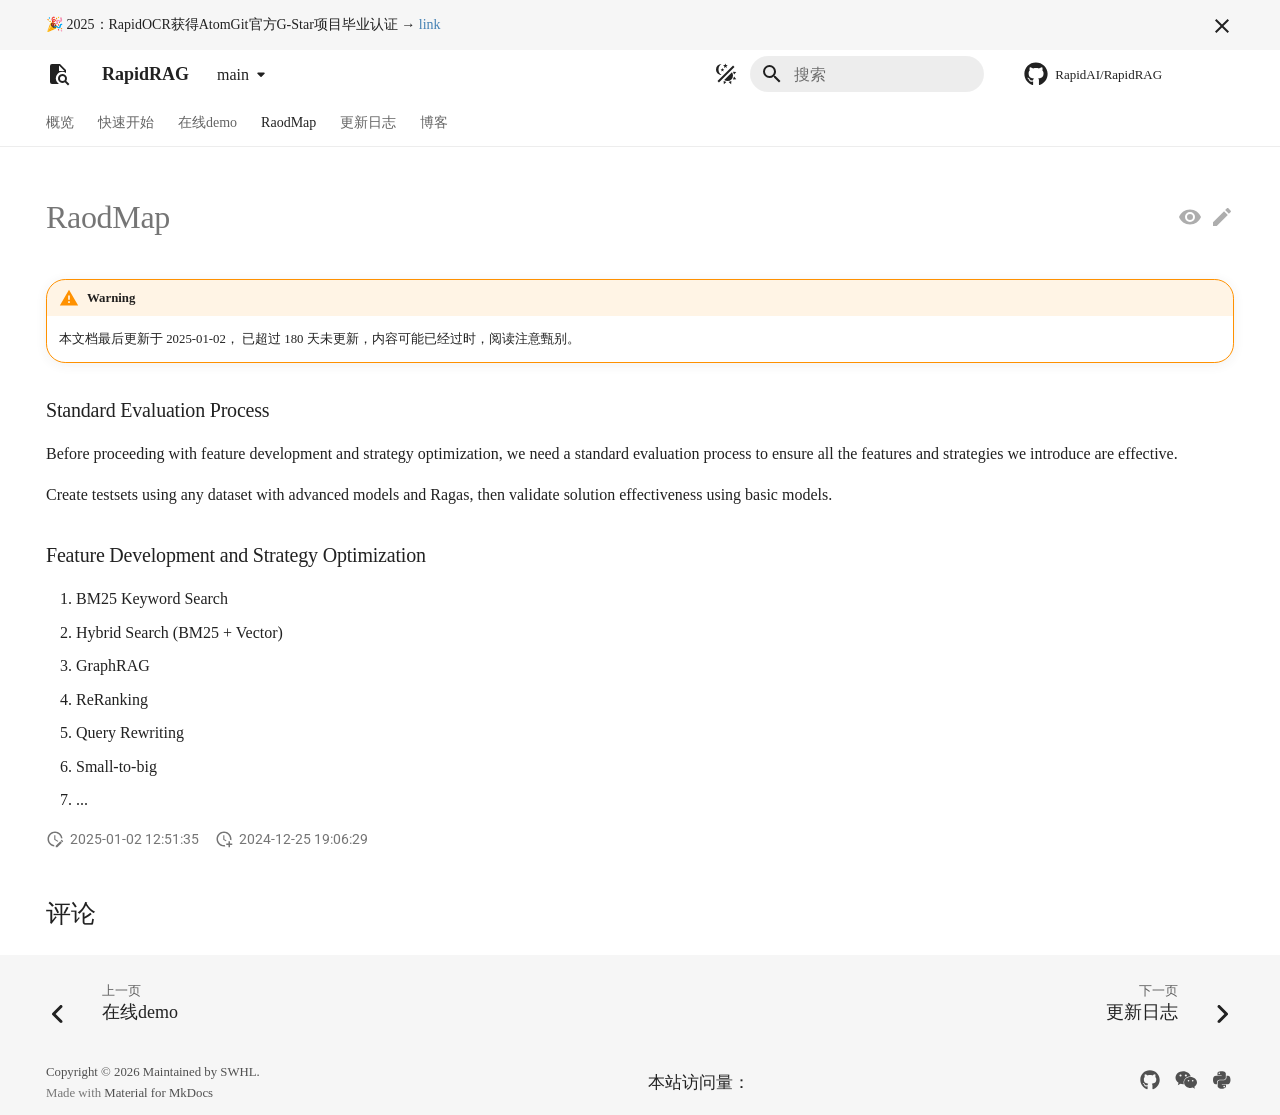
<file: main/road_map/index.html>
<!doctype html>
<html lang="zh" class="no-js">
  <head>
    
      <meta charset="utf-8">
      <meta name="viewport" content="width=device-width,initial-scale=1">
      
        <meta name="description" content="QA based on local knowledge and LLM.">
      
      
        <meta name="author" content="RapidAI">
      
      
        <link rel="canonical" href="https://rapidai.github.io/RapidRAG/main/road_map/">
      
      
        <link rel="prev" href="../online_demo/">
      
      
        <link rel="next" href="../changelog/">
      
      
        
      
      
      <link rel="icon" href="../static/images/material-file-search.svg">
      <meta name="generator" content="mkdocs-1.6.1, mkdocs-material-9.7.1">
    
    
      
        <title>RaodMap - RapidRAG</title>
      
    
    
      <link rel="stylesheet" href="../assets/stylesheets/main.484c7ddc.min.css">
      
        
        <link rel="stylesheet" href="../assets/stylesheets/palette.ab4e12ef.min.css">
      
      


  
  
    
      
      
        
      
      
    
  
    
      
      
        
      
      
    
  
    
      
      
        
      
      
    
  
  
  <style>:root{.md-tag.md-tag--default-tag{--md-tag-icon:url('data:image/svg+xml;charset=utf-8,%3Csvg%20xmlns%3D%22http%3A//www.w3.org/2000/svg%22%20viewBox%3D%220%200%20512%20512%22%3E%3C%21--%21%20Font%20Awesome%20Free%207.1.0%20by%20%40fontawesome%20-%20https%3A//fontawesome.com%20License%20-%20https%3A//fontawesome.com/license/free%20%28Icons%3A%20CC%20BY%204.0%2C%20Fonts%3A%20SIL%20OFL%201.1%2C%20Code%3A%20MIT%20License%29%20Copyright%202025%20Fonticons%2C%20Inc.--%3E%3Cpath%20d%3D%22M32.5%2096v149.5c0%2017%206.7%2033.3%2018.7%2045.3l192%20192c25%2025%2065.5%2025%2090.5%200l149.5-149.5c25-25%2025-65.5%200-90.5l-192-192C279.2%2038.7%20263%2032%20246%2032H96.5c-35.3%200-64%2028.7-64%2064m112%2016a32%2032%200%201%201%200%2064%2032%2032%200%201%201%200-64%22/%3E%3C/svg%3E');}.md-tag.md-tag--hardware-tag{--md-tag-icon:url('data:image/svg+xml;charset=utf-8,%3Csvg%20xmlns%3D%22http%3A//www.w3.org/2000/svg%22%20viewBox%3D%220%200%20512%20512%22%3E%3C%21--%21%20Font%20Awesome%20Free%207.1.0%20by%20%40fontawesome%20-%20https%3A//fontawesome.com%20License%20-%20https%3A//fontawesome.com/license/free%20%28Icons%3A%20CC%20BY%204.0%2C%20Fonts%3A%20SIL%20OFL%201.1%2C%20Code%3A%20MIT%20License%29%20Copyright%202025%20Fonticons%2C%20Inc.--%3E%3Cpath%20d%3D%22M176%2024c0-13.3-10.7-24-24-24s-24%2010.7-24%2024v40c-35.3%200-64%2028.7-64%2064H24c-13.3%200-24%2010.7-24%2024s10.7%2024%2024%2024h40v56H24c-13.3%200-24%2010.7-24%2024s10.7%2024%2024%2024h40v56H24c-13.3%200-24%2010.7-24%2024s10.7%2024%2024%2024h40c0%2035.3%2028.7%2064%2064%2064v40c0%2013.3%2010.7%2024%2024%2024s24-10.7%2024-24v-40h56v40c0%2013.3%2010.7%2024%2024%2024s24-10.7%2024-24v-40h56v40c0%2013.3%2010.7%2024%2024%2024s24-10.7%2024-24v-40c35.3%200%2064-28.7%2064-64h40c13.3%200%2024-10.7%2024-24s-10.7-24-24-24h-40v-56h40c13.3%200%2024-10.7%2024-24s-10.7-24-24-24h-40v-56h40c13.3%200%2024-10.7%2024-24s-10.7-24-24-24h-40c0-35.3-28.7-64-64-64V24c0-13.3-10.7-24-24-24s-24%2010.7-24%2024v40h-56V24c0-13.3-10.7-24-24-24s-24%2010.7-24%2024v40h-56zm-16%20104h192c17.7%200%2032%2014.3%2032%2032v192c0%2017.7-14.3%2032-32%2032H160c-17.7%200-32-14.3-32-32V160c0-17.7%2014.3-32%2032-32m16%2048v160h160V176z%22/%3E%3C/svg%3E');}.md-tag.md-tag--software-tag{--md-tag-icon:url('data:image/svg+xml;charset=utf-8,%3Csvg%20xmlns%3D%22http%3A//www.w3.org/2000/svg%22%20viewBox%3D%220%200%20640%20512%22%3E%3C%21--%21%20Font%20Awesome%20Free%207.1.0%20by%20%40fontawesome%20-%20https%3A//fontawesome.com%20License%20-%20https%3A//fontawesome.com/license/free%20%28Icons%3A%20CC%20BY%204.0%2C%20Fonts%3A%20SIL%20OFL%201.1%2C%20Code%3A%20MIT%20License%29%20Copyright%202025%20Fonticons%2C%20Inc.--%3E%3Cpath%20d%3D%22M64%2096c0-35.3%2028.7-64%2064-64h384c35.3%200%2064%2028.7%2064%2064v240h-64V96H128v240H64zM0%20403.2C0%20392.6%208.6%20384%2019.2%20384h601.6c10.6%200%2019.2%208.6%2019.2%2019.2%200%2042.4-34.4%2076.8-76.8%2076.8H76.8C34.4%20480%200%20445.6%200%20403.2M281%20209l-31%2031%2031%2031c9.4%209.4%209.4%2024.6%200%2033.9s-24.6%209.4-33.9%200l-48-48c-9.4-9.4-9.4-24.6%200-33.9l48-48c9.4-9.4%2024.6-9.4%2033.9%200s9.4%2024.6%200%2033.9zm112-34%2048%2048c9.4%209.4%209.4%2024.6%200%2033.9l-48%2048c-9.4%209.4-24.6%209.4-33.9%200s-9.4-24.6%200-33.9l31-31-31-31c-9.4-9.4-9.4-24.6%200-33.9s24.6-9.4%2033.9%200z%22/%3E%3C/svg%3E');}}</style>

    
    
      
    
    
      
        
        
        <link rel="preconnect" href="https://fonts.gstatic.com" crossorigin>
        <link rel="stylesheet" href="https://fonts.googleapis.com/css?family=Roboto:300,300i,400,400i,700,700i%7CRoboto+Mono:400,400i,700,700i&display=fallback">
        <style>:root{--md-text-font:"Roboto";--md-code-font:"Roboto Mono"}</style>
      
    
    
      <link rel="stylesheet" href="../stylesheets/extra.css">
    
      <link rel="stylesheet" href="../stylesheets/font.css">
    
    <script>__md_scope=new URL("..",location),__md_hash=e=>[...e].reduce(((e,_)=>(e<<5)-e+_.charCodeAt(0)),0),__md_get=(e,_=localStorage,t=__md_scope)=>JSON.parse(_.getItem(t.pathname+"."+e)),__md_set=(e,_,t=localStorage,a=__md_scope)=>{try{t.setItem(a.pathname+"."+e,JSON.stringify(_))}catch(e){}}</script>
    
      

    
    
  </head>
  
  
    
    
      
    
    
    
    
    <body dir="ltr" data-md-color-scheme="default" data-md-color-primary="indigo" data-md-color-accent="indigo">
  
    
    <input class="md-toggle" data-md-toggle="drawer" type="checkbox" id="__drawer" autocomplete="off">
    <input class="md-toggle" data-md-toggle="search" type="checkbox" id="__search" autocomplete="off">
    <label class="md-overlay" for="__drawer"></label>
    <div data-md-component="skip">
      
        
        <a href="#standard-evaluation-process" class="md-skip">
          跳转至
        </a>
      
    </div>
    <div data-md-component="announce">
      
        <aside class="md-banner">
          <div class="md-banner__inner md-grid md-typeset">
            
              <button class="md-banner__button md-icon" aria-label="不再显示此消息">
                
                <svg xmlns="http://www.w3.org/2000/svg" viewBox="0 0 24 24"><path d="M19 6.41 17.59 5 12 10.59 6.41 5 5 6.41 10.59 12 5 17.59 6.41 19 12 13.41 17.59 19 19 17.59 13.41 12z"/></svg>
              </button>
            
            
    <p class="banner">🎉 2025：RapidOCR获得AtomGit官方G-Star项目毕业认证 → <a href="https://rapidai.github.io/RapidOCRDocs/main/blog/2026/01/15/2025-atomgit-g-star/" target="_blank">link</a></p>

          </div>
          
            <script>var el=document.querySelector("[data-md-component=announce]");if(el){var content=el.querySelector(".md-typeset");__md_hash(content.innerHTML)===__md_get("__announce")&&(el.hidden=!0)}</script>
          
        </aside>
      
    </div>
    
      <div data-md-color-scheme="default" data-md-component="outdated" hidden>
        
          <aside class="md-banner md-banner--warning">
            <div class="md-banner__inner md-grid md-typeset">
              
You're not viewing the latest version.
<a href="../..">
    <strong>Click here to go to latest.</strong>
</a>

            </div>
            <script>var el=document.querySelector("[data-md-component=outdated]"),base=new URL(".."),outdated=__md_get("__outdated",sessionStorage,base);!0===outdated&&el&&(el.hidden=!1)</script>
          </aside>
        
      </div>
    
    
      

  

<header class="md-header md-header--shadow md-header--lifted" data-md-component="header">
  <nav class="md-header__inner md-grid" aria-label="页眉">
    <a href=".." title="RapidRAG" class="md-header__button md-logo" aria-label="RapidRAG" data-md-component="logo">
      
  
  <svg xmlns="http://www.w3.org/2000/svg" viewBox="0 0 24 24"><path d="M14 2H6a2 2 0 0 0-2 2v16a2 2 0 0 0 2 2h7c-.41-.25-.8-.56-1.14-.9a6.48 6.48 0 0 1-.36-9.18C13.69 9.5 17.33 9.13 20 11V8zm-1 7V3.5L18.5 9zm7.31 9.9c1.33-2.11.69-4.9-1.4-6.22-2.11-1.33-4.91-.68-6.22 1.4-1.34 2.11-.69 4.89 1.4 6.22 1.46.93 3.32.93 4.79.02L22 23.39 23.39 22zm-3.81.1a2.5 2.5 0 0 1-2.5-2.5 2.5 2.5 0 0 1 2.5-2.5 2.5 2.5 0 0 1 2.5 2.5 2.5 2.5 0 0 1-2.5 2.5"/></svg>

    </a>
    <label class="md-header__button md-icon" for="__drawer">
      
      <svg xmlns="http://www.w3.org/2000/svg" viewBox="0 0 24 24"><path d="M3 6h18v2H3zm0 5h18v2H3zm0 5h18v2H3z"/></svg>
    </label>
    <div class="md-header__title" data-md-component="header-title">
      <div class="md-header__ellipsis">
        <div class="md-header__topic">
          <span class="md-ellipsis">
            RapidRAG
          </span>
        </div>
        <div class="md-header__topic" data-md-component="header-topic">
          <span class="md-ellipsis">
            
              RaodMap
            
          </span>
        </div>
      </div>
    </div>
    
      
        <form class="md-header__option" data-md-component="palette">
  
    
    
    
    <input class="md-option" data-md-color-media="(prefers-color-scheme)" data-md-color-scheme="default" data-md-color-primary="indigo" data-md-color-accent="indigo"  aria-label="系统主题"  type="radio" name="__palette" id="__palette_0">
    
      <label class="md-header__button md-icon" title="系统主题" for="__palette_1" hidden>
        <svg xmlns="http://www.w3.org/2000/svg" viewBox="0 0 24 24"><path d="M7.5 2c-1.79 1.15-3 3.18-3 5.5s1.21 4.35 3.03 5.5C4.46 13 2 10.54 2 7.5A5.5 5.5 0 0 1 7.5 2m11.57 1.5 1.43 1.43L4.93 20.5 3.5 19.07zm-6.18 2.43L11.41 5 9.97 6l.42-1.7L9 3.24l1.75-.12.58-1.65L12 3.1l1.73.03-1.35 1.13zm-3.3 3.61-1.16-.73-1.12.78.34-1.32-1.09-.83 1.36-.09.45-1.29.51 1.27 1.36.03-1.05.87zM19 13.5a5.5 5.5 0 0 1-5.5 5.5c-1.22 0-2.35-.4-3.26-1.07l7.69-7.69c.67.91 1.07 2.04 1.07 3.26m-4.4 6.58 2.77-1.15-.24 3.35zm4.33-2.7 1.15-2.77 2.2 2.54zm1.15-4.96-1.14-2.78 3.34.24zM9.63 18.93l2.77 1.15-2.53 2.19z"/></svg>
      </label>
    
  
    
    
    
    <input class="md-option" data-md-color-media="(prefers-color-scheme: light)" data-md-color-scheme="default" data-md-color-primary="white" data-md-color-accent="light-blue"  aria-label="明亮主题"  type="radio" name="__palette" id="__palette_1">
    
      <label class="md-header__button md-icon" title="明亮主题" for="__palette_2" hidden>
        <svg xmlns="http://www.w3.org/2000/svg" viewBox="0 0 24 24"><path d="M12 7a5 5 0 0 1 5 5 5 5 0 0 1-5 5 5 5 0 0 1-5-5 5 5 0 0 1 5-5m0 2a3 3 0 0 0-3 3 3 3 0 0 0 3 3 3 3 0 0 0 3-3 3 3 0 0 0-3-3m0-7 2.39 3.42C13.65 5.15 12.84 5 12 5s-1.65.15-2.39.42zM3.34 7l4.16-.35A7.2 7.2 0 0 0 5.94 8.5c-.44.74-.69 1.5-.83 2.29zm.02 10 1.76-3.77a7.131 7.131 0 0 0 2.38 4.14zM20.65 7l-1.77 3.79a7.02 7.02 0 0 0-2.38-4.15zm-.01 10-4.14.36c.59-.51 1.12-1.14 1.54-1.86.42-.73.69-1.5.83-2.29zM12 22l-2.41-3.44c.74.27 1.55.44 2.41.44.82 0 1.63-.17 2.37-.44z"/></svg>
      </label>
    
  
    
    
    
    <input class="md-option" data-md-color-media="(prefers-color-scheme: dark)" data-md-color-scheme="slate" data-md-color-primary="black" data-md-color-accent="yellow"  aria-label="暗黑主题"  type="radio" name="__palette" id="__palette_2">
    
      <label class="md-header__button md-icon" title="暗黑主题" for="__palette_0" hidden>
        <svg xmlns="http://www.w3.org/2000/svg" viewBox="0 0 24 24"><path d="m17.75 4.09-2.53 1.94.91 3.06-2.63-1.81-2.63 1.81.91-3.06-2.53-1.94L12.44 4l1.06-3 1.06 3zm3.5 6.91-1.64 1.25.59 1.98-1.7-1.17-1.7 1.17.59-1.98L15.75 11l2.06-.05L18.5 9l.69 1.95zm-2.28 4.95c.83-.08 1.72 1.1 1.19 1.85-.32.45-.66.87-1.08 1.27C15.17 23 8.84 23 4.94 19.07c-3.91-3.9-3.91-10.24 0-14.14.4-.4.82-.76 1.27-1.08.75-.53 1.93.36 1.85 1.19-.27 2.86.69 5.83 2.89 8.02a9.96 9.96 0 0 0 8.02 2.89m-1.64 2.02a12.08 12.08 0 0 1-7.8-3.47c-2.17-2.19-3.33-5-3.49-7.82-2.81 3.14-2.7 7.96.31 10.98 3.02 3.01 7.84 3.12 10.98.31"/></svg>
      </label>
    
  
</form>
      
    
    
      <script>var palette=__md_get("__palette");if(palette&&palette.color){if("(prefers-color-scheme)"===palette.color.media){var media=matchMedia("(prefers-color-scheme: light)"),input=document.querySelector(media.matches?"[data-md-color-media='(prefers-color-scheme: light)']":"[data-md-color-media='(prefers-color-scheme: dark)']");palette.color.media=input.getAttribute("data-md-color-media"),palette.color.scheme=input.getAttribute("data-md-color-scheme"),palette.color.primary=input.getAttribute("data-md-color-primary"),palette.color.accent=input.getAttribute("data-md-color-accent")}for(var[key,value]of Object.entries(palette.color))document.body.setAttribute("data-md-color-"+key,value)}</script>
    
    
    
      
      
        <label class="md-header__button md-icon" for="__search">
          
          <svg xmlns="http://www.w3.org/2000/svg" viewBox="0 0 24 24"><path d="M9.5 3A6.5 6.5 0 0 1 16 9.5c0 1.61-.59 3.09-1.56 4.23l.27.27h.79l5 5-1.5 1.5-5-5v-.79l-.27-.27A6.52 6.52 0 0 1 9.5 16 6.5 6.5 0 0 1 3 9.5 6.5 6.5 0 0 1 9.5 3m0 2C7 5 5 7 5 9.5S7 14 9.5 14 14 12 14 9.5 12 5 9.5 5"/></svg>
        </label>
        <div class="md-search" data-md-component="search" role="dialog">
  <label class="md-search__overlay" for="__search"></label>
  <div class="md-search__inner" role="search">
    <form class="md-search__form" name="search">
      <input type="text" class="md-search__input" name="query" aria-label="搜索" placeholder="搜索" autocapitalize="off" autocorrect="off" autocomplete="off" spellcheck="false" data-md-component="search-query" required>
      <label class="md-search__icon md-icon" for="__search">
        
        <svg xmlns="http://www.w3.org/2000/svg" viewBox="0 0 24 24"><path d="M9.5 3A6.5 6.5 0 0 1 16 9.5c0 1.61-.59 3.09-1.56 4.23l.27.27h.79l5 5-1.5 1.5-5-5v-.79l-.27-.27A6.52 6.52 0 0 1 9.5 16 6.5 6.5 0 0 1 3 9.5 6.5 6.5 0 0 1 9.5 3m0 2C7 5 5 7 5 9.5S7 14 9.5 14 14 12 14 9.5 12 5 9.5 5"/></svg>
        
        <svg xmlns="http://www.w3.org/2000/svg" viewBox="0 0 256 512"><!--! Font Awesome Free 7.1.0 by @fontawesome - https://fontawesome.com License - https://fontawesome.com/license/free (Icons: CC BY 4.0, Fonts: SIL OFL 1.1, Code: MIT License) Copyright 2025 Fonticons, Inc.--><path d="M9.4 233.4c-12.5 12.5-12.5 32.8 0 45.3l160 160c12.5 12.5 32.8 12.5 45.3 0s12.5-32.8 0-45.3L77.3 256l137.3-137.4c12.5-12.5 12.5-32.8 0-45.3s-32.8-12.5-45.3 0l-160 160z"/></svg>
      </label>
      <nav class="md-search__options" aria-label="查找">
        
          <a href="javascript:void(0)" class="md-search__icon md-icon" title="分享" aria-label="分享" data-clipboard data-clipboard-text="" data-md-component="search-share" tabindex="-1">
            
            <svg xmlns="http://www.w3.org/2000/svg" viewBox="0 0 24 24"><path d="M18 16.08c-.76 0-1.44.3-1.96.77L8.91 12.7c.05-.23.09-.46.09-.7s-.04-.47-.09-.7l7.05-4.11c.54.5 1.25.81 2.04.81a3 3 0 0 0 3-3 3 3 0 0 0-3-3 3 3 0 0 0-3 3c0 .24.04.47.09.7L8.04 9.81C7.5 9.31 6.79 9 6 9a3 3 0 0 0-3 3 3 3 0 0 0 3 3c.79 0 1.5-.31 2.04-.81l7.12 4.15c-.05.21-.08.43-.08.66 0 1.61 1.31 2.91 2.92 2.91s2.92-1.3 2.92-2.91A2.92 2.92 0 0 0 18 16.08"/></svg>
          </a>
        
        <button type="reset" class="md-search__icon md-icon" title="清空当前内容" aria-label="清空当前内容" tabindex="-1">
          
          <svg xmlns="http://www.w3.org/2000/svg" viewBox="0 0 24 24"><path d="M19 6.41 17.59 5 12 10.59 6.41 5 5 6.41 10.59 12 5 17.59 6.41 19 12 13.41 17.59 19 19 17.59 13.41 12z"/></svg>
        </button>
      </nav>
      
        <div class="md-search__suggest" data-md-component="search-suggest"></div>
      
    </form>
    <div class="md-search__output">
      <div class="md-search__scrollwrap" tabindex="0" data-md-scrollfix>
        <div class="md-search-result" data-md-component="search-result">
          <div class="md-search-result__meta">
            正在初始化搜索引擎
          </div>
          <ol class="md-search-result__list" role="presentation"></ol>
        </div>
      </div>
    </div>
  </div>
</div>
      
    
    
      <div class="md-header__source">
        <a href="https://github.com/RapidAI/RapidRAG" title="前往仓库" class="md-source" data-md-component="source">
  <div class="md-source__icon md-icon">
    
    <svg xmlns="http://www.w3.org/2000/svg" viewBox="0 0 512 512"><!--! Font Awesome Free 7.1.0 by @fontawesome - https://fontawesome.com License - https://fontawesome.com/license/free (Icons: CC BY 4.0, Fonts: SIL OFL 1.1, Code: MIT License) Copyright 2025 Fonticons, Inc.--><path d="M173.9 397.4c0 2-2.3 3.6-5.2 3.6-3.3.3-5.6-1.3-5.6-3.6 0-2 2.3-3.6 5.2-3.6 3-.3 5.6 1.3 5.6 3.6m-31.1-4.5c-.7 2 1.3 4.3 4.3 4.9 2.6 1 5.6 0 6.2-2s-1.3-4.3-4.3-5.2c-2.6-.7-5.5.3-6.2 2.3m44.2-1.7c-2.9.7-4.9 2.6-4.6 4.9.3 2 2.9 3.3 5.9 2.6 2.9-.7 4.9-2.6 4.6-4.6-.3-1.9-3-3.2-5.9-2.9M252.8 8C114.1 8 8 113.3 8 252c0 110.9 69.8 205.8 169.5 239.2 12.8 2.3 17.3-5.6 17.3-12.1 0-6.2-.3-40.4-.3-61.4 0 0-70 15-84.7-29.8 0 0-11.4-29.1-27.8-36.6 0 0-22.9-15.7 1.6-15.4 0 0 24.9 2 38.6 25.8 21.9 38.6 58.6 27.5 72.9 20.9 2.3-16 8.8-27.1 16-33.7-55.9-6.2-112.3-14.3-112.3-110.5 0-27.5 7.6-41.3 23.6-58.9-2.6-6.5-11.1-33.3 2.6-67.9 20.9-6.5 69 27 69 27 20-5.6 41.5-8.5 62.8-8.5s42.8 2.9 62.8 8.5c0 0 48.1-33.6 69-27 13.7 34.7 5.2 61.4 2.6 67.9 16 17.7 25.8 31.5 25.8 58.9 0 96.5-58.9 104.2-114.8 110.5 9.2 7.9 17 22.9 17 46.4 0 33.7-.3 75.4-.3 83.6 0 6.5 4.6 14.4 17.3 12.1C436.2 457.8 504 362.9 504 252 504 113.3 391.5 8 252.8 8M105.2 352.9c-1.3 1-1 3.3.7 5.2 1.6 1.6 3.9 2.3 5.2 1 1.3-1 1-3.3-.7-5.2-1.6-1.6-3.9-2.3-5.2-1m-10.8-8.1c-.7 1.3.3 2.9 2.3 3.9 1.6 1 3.6.7 4.3-.7.7-1.3-.3-2.9-2.3-3.9-2-.6-3.6-.3-4.3.7m32.4 35.6c-1.6 1.3-1 4.3 1.3 6.2 2.3 2.3 5.2 2.6 6.5 1 1.3-1.3.7-4.3-1.3-6.2-2.2-2.3-5.2-2.6-6.5-1m-11.4-14.7c-1.6 1-1.6 3.6 0 5.9s4.3 3.3 5.6 2.3c1.6-1.3 1.6-3.9 0-6.2-1.4-2.3-4-3.3-5.6-2"/></svg>
  </div>
  <div class="md-source__repository">
    RapidAI/RapidRAG
  </div>
</a>
      </div>
    
  </nav>
  
    
      
<nav class="md-tabs" aria-label="标签" data-md-component="tabs">
  <div class="md-grid">
    <ul class="md-tabs__list">
      
        
  
  
  
  
    <li class="md-tabs__item">
      <a href=".." class="md-tabs__link">
        
  
  
    
  
  概览

      </a>
    </li>
  

      
        
  
  
  
  
    <li class="md-tabs__item">
      <a href="../quickstart/" class="md-tabs__link">
        
  
  
    
  
  快速开始

      </a>
    </li>
  

      
        
  
  
  
  
    <li class="md-tabs__item">
      <a href="../online_demo/" class="md-tabs__link">
        
  
  
    
  
  在线demo

      </a>
    </li>
  

      
        
  
  
  
    
  
  
    <li class="md-tabs__item md-tabs__item--active">
      <a href="./" class="md-tabs__link">
        
  
  
    
  
  RaodMap

      </a>
    </li>
  

      
        
  
  
  
  
    <li class="md-tabs__item">
      <a href="../changelog/" class="md-tabs__link">
        
  
  
    
  
  更新日志

      </a>
    </li>
  

      
        
  
  
  
  
    
    
      <li class="md-tabs__item">
        <a href="../blog/" class="md-tabs__link">
          
  
  
    
  
  博客

        </a>
      </li>
    
  

      
    </ul>
  </div>
</nav>
    
  
</header>
    
    <div class="md-container" data-md-component="container">
      
      
        
      
      <main class="md-main" data-md-component="main">
        <div class="md-main__inner md-grid">
          
            
              
                
              
              <div class="md-sidebar md-sidebar--primary" data-md-component="sidebar" data-md-type="navigation" hidden>
                <div class="md-sidebar__scrollwrap">
                  <div class="md-sidebar__inner">
                    


  


<nav class="md-nav md-nav--primary md-nav--lifted" aria-label="导航栏" data-md-level="0">
  <label class="md-nav__title" for="__drawer">
    <a href=".." title="RapidRAG" class="md-nav__button md-logo" aria-label="RapidRAG" data-md-component="logo">
      
  
  <svg xmlns="http://www.w3.org/2000/svg" viewBox="0 0 24 24"><path d="M14 2H6a2 2 0 0 0-2 2v16a2 2 0 0 0 2 2h7c-.41-.25-.8-.56-1.14-.9a6.48 6.48 0 0 1-.36-9.18C13.69 9.5 17.33 9.13 20 11V8zm-1 7V3.5L18.5 9zm7.31 9.9c1.33-2.11.69-4.9-1.4-6.22-2.11-1.33-4.91-.68-6.22 1.4-1.34 2.11-.69 4.89 1.4 6.22 1.46.93 3.32.93 4.79.02L22 23.39 23.39 22zm-3.81.1a2.5 2.5 0 0 1-2.5-2.5 2.5 2.5 0 0 1 2.5-2.5 2.5 2.5 0 0 1 2.5 2.5 2.5 2.5 0 0 1-2.5 2.5"/></svg>

    </a>
    RapidRAG
  </label>
  
    <div class="md-nav__source">
      <a href="https://github.com/RapidAI/RapidRAG" title="前往仓库" class="md-source" data-md-component="source">
  <div class="md-source__icon md-icon">
    
    <svg xmlns="http://www.w3.org/2000/svg" viewBox="0 0 512 512"><!--! Font Awesome Free 7.1.0 by @fontawesome - https://fontawesome.com License - https://fontawesome.com/license/free (Icons: CC BY 4.0, Fonts: SIL OFL 1.1, Code: MIT License) Copyright 2025 Fonticons, Inc.--><path d="M173.9 397.4c0 2-2.3 3.6-5.2 3.6-3.3.3-5.6-1.3-5.6-3.6 0-2 2.3-3.6 5.2-3.6 3-.3 5.6 1.3 5.6 3.6m-31.1-4.5c-.7 2 1.3 4.3 4.3 4.9 2.6 1 5.6 0 6.2-2s-1.3-4.3-4.3-5.2c-2.6-.7-5.5.3-6.2 2.3m44.2-1.7c-2.9.7-4.9 2.6-4.6 4.9.3 2 2.9 3.3 5.9 2.6 2.9-.7 4.9-2.6 4.6-4.6-.3-1.9-3-3.2-5.9-2.9M252.8 8C114.1 8 8 113.3 8 252c0 110.9 69.8 205.8 169.5 239.2 12.8 2.3 17.3-5.6 17.3-12.1 0-6.2-.3-40.4-.3-61.4 0 0-70 15-84.7-29.8 0 0-11.4-29.1-27.8-36.6 0 0-22.9-15.7 1.6-15.4 0 0 24.9 2 38.6 25.8 21.9 38.6 58.6 27.5 72.9 20.9 2.3-16 8.8-27.1 16-33.7-55.9-6.2-112.3-14.3-112.3-110.5 0-27.5 7.6-41.3 23.6-58.9-2.6-6.5-11.1-33.3 2.6-67.9 20.9-6.5 69 27 69 27 20-5.6 41.5-8.5 62.8-8.5s42.8 2.9 62.8 8.5c0 0 48.1-33.6 69-27 13.7 34.7 5.2 61.4 2.6 67.9 16 17.7 25.8 31.5 25.8 58.9 0 96.5-58.9 104.2-114.8 110.5 9.2 7.9 17 22.9 17 46.4 0 33.7-.3 75.4-.3 83.6 0 6.5 4.6 14.4 17.3 12.1C436.2 457.8 504 362.9 504 252 504 113.3 391.5 8 252.8 8M105.2 352.9c-1.3 1-1 3.3.7 5.2 1.6 1.6 3.9 2.3 5.2 1 1.3-1 1-3.3-.7-5.2-1.6-1.6-3.9-2.3-5.2-1m-10.8-8.1c-.7 1.3.3 2.9 2.3 3.9 1.6 1 3.6.7 4.3-.7.7-1.3-.3-2.9-2.3-3.9-2-.6-3.6-.3-4.3.7m32.4 35.6c-1.6 1.3-1 4.3 1.3 6.2 2.3 2.3 5.2 2.6 6.5 1 1.3-1.3.7-4.3-1.3-6.2-2.2-2.3-5.2-2.6-6.5-1m-11.4-14.7c-1.6 1-1.6 3.6 0 5.9s4.3 3.3 5.6 2.3c1.6-1.3 1.6-3.9 0-6.2-1.4-2.3-4-3.3-5.6-2"/></svg>
  </div>
  <div class="md-source__repository">
    RapidAI/RapidRAG
  </div>
</a>
    </div>
  
  <ul class="md-nav__list" data-md-scrollfix>
    
      
      
  
  
  
  
    <li class="md-nav__item">
      <a href=".." class="md-nav__link">
        
  
  
  <span class="md-ellipsis">
    
  
    概览
  

    
  </span>
  
  

      </a>
    </li>
  

    
      
      
  
  
  
  
    <li class="md-nav__item">
      <a href="../quickstart/" class="md-nav__link">
        
  
  
  <span class="md-ellipsis">
    
  
    快速开始
  

    
  </span>
  
  

      </a>
    </li>
  

    
      
      
  
  
  
  
    <li class="md-nav__item">
      <a href="../online_demo/" class="md-nav__link">
        
  
  
  <span class="md-ellipsis">
    
  
    在线demo
  

    
  </span>
  
  

      </a>
    </li>
  

    
      
      
  
  
    
  
  
  
    <li class="md-nav__item md-nav__item--active">
      
      <input class="md-nav__toggle md-toggle" type="checkbox" id="__toc">
      
      
      
        <label class="md-nav__link md-nav__link--active" for="__toc">
          
  
  
  <span class="md-ellipsis">
    
  
    RaodMap
  

    
  </span>
  
  

          <span class="md-nav__icon md-icon"></span>
        </label>
      
      <a href="./" class="md-nav__link md-nav__link--active">
        
  
  
  <span class="md-ellipsis">
    
  
    RaodMap
  

    
  </span>
  
  

      </a>
      
        

<nav class="md-nav md-nav--secondary" aria-label="目录">
  
  
  
  
    <label class="md-nav__title" for="__toc">
      <span class="md-nav__icon md-icon"></span>
      目录
    </label>
    <ul class="md-nav__list" data-md-component="toc" data-md-scrollfix>
      
        <li class="md-nav__item">
  <a href="#standard-evaluation-process" class="md-nav__link">
    <span class="md-ellipsis">
      
        Standard Evaluation Process
      
    </span>
  </a>
  
</li>
      
        <li class="md-nav__item">
  <a href="#feature-development-and-strategy-optimization" class="md-nav__link">
    <span class="md-ellipsis">
      
        Feature Development and Strategy Optimization
      
    </span>
  </a>
  
</li>
      
    </ul>
  
</nav>
      
    </li>
  

    
      
      
  
  
  
  
    <li class="md-nav__item">
      <a href="../changelog/" class="md-nav__link">
        
  
  
  <span class="md-ellipsis">
    
  
    更新日志
  

    
  </span>
  
  

      </a>
    </li>
  

    
      
      
  
  
  
  
    
    
      
        
          
        
      
        
      
    
    
    
      
      
    
    
    <li class="md-nav__item md-nav__item--nested">
      
        
        
          
        
        <input class="md-nav__toggle md-toggle md-toggle--indeterminate" type="checkbox" id="__nav_6" >
        
          
          <div class="md-nav__link md-nav__container">
            <a href="../blog/" class="md-nav__link ">
              
  
  
  <span class="md-ellipsis">
    
  
    博客
  

    
  </span>
  
  

            </a>
            
              
              <label class="md-nav__link " for="__nav_6" id="__nav_6_label" tabindex="0">
                <span class="md-nav__icon md-icon"></span>
              </label>
            
          </div>
        
        <nav class="md-nav" data-md-level="1" aria-labelledby="__nav_6_label" aria-expanded="false">
          <label class="md-nav__title" for="__nav_6">
            <span class="md-nav__icon md-icon"></span>
            
  
    博客
  

          </label>
          <ul class="md-nav__list" data-md-scrollfix>
            
              
            
              
                
  
  
  
  
    
    
      
        
      
    
    
    
      
      
    
    
    <li class="md-nav__item md-nav__item--nested">
      
        
        
          
        
        <input class="md-nav__toggle md-toggle md-toggle--indeterminate" type="checkbox" id="__nav_6_2" >
        
          
          <label class="md-nav__link" for="__nav_6_2" id="__nav_6_2_label" tabindex="0">
            
  
  
  <span class="md-ellipsis">
    
  
    分类
  

    
  </span>
  
  

            <span class="md-nav__icon md-icon"></span>
          </label>
        
        <nav class="md-nav" data-md-level="2" aria-labelledby="__nav_6_2_label" aria-expanded="false">
          <label class="md-nav__title" for="__nav_6_2">
            <span class="md-nav__icon md-icon"></span>
            
  
    分类
  

          </label>
          <ul class="md-nav__list" data-md-scrollfix>
            
              
                
  
  
  
  
    <li class="md-nav__item">
      <a href="../blog/category/general/" class="md-nav__link">
        
  
  
  <span class="md-ellipsis">
    
  
    General
  

    
  </span>
  
  

      </a>
    </li>
  

              
            
          </ul>
        </nav>
      
    </li>
  

              
            
          </ul>
        </nav>
      
    </li>
  

    
  </ul>
</nav>
                  </div>
                </div>
              </div>
            
            
              
                
              
              <div class="md-sidebar md-sidebar--secondary" data-md-component="sidebar" data-md-type="toc" hidden>
                <div class="md-sidebar__scrollwrap">
                  <div class="md-sidebar__inner">
                    

<nav class="md-nav md-nav--secondary" aria-label="目录">
  
  
  
  
    <label class="md-nav__title" for="__toc">
      <span class="md-nav__icon md-icon"></span>
      目录
    </label>
    <ul class="md-nav__list" data-md-component="toc" data-md-scrollfix>
      
        <li class="md-nav__item">
  <a href="#standard-evaluation-process" class="md-nav__link">
    <span class="md-ellipsis">
      
        Standard Evaluation Process
      
    </span>
  </a>
  
</li>
      
        <li class="md-nav__item">
  <a href="#feature-development-and-strategy-optimization" class="md-nav__link">
    <span class="md-ellipsis">
      
        Feature Development and Strategy Optimization
      
    </span>
  </a>
  
</li>
      
    </ul>
  
</nav>
                  </div>
                </div>
              </div>
            
          
          
            <div class="md-content" data-md-component="content">
              
              <article class="md-content__inner md-typeset">
                
                  <!--
  Copyright (c) 2016-2025 Martin Donath <martin.donath@squidfunk.com>

  Permission is hereby granted, free of charge, to any person obtaining a copy
  of this software and associated documentation files (the "Software"), to
  deal in the Software without restriction, including without limitation the
  rights to use, copy, modify, merge, publish, distribute, sublicense, and/or
  sell copies of the Software, and to permit persons to whom the Software is
  furnished to do so, subject to the following conditions:

  The above copyright notice and this permission notice shall be included in
  all copies or substantial portions of the Software.

  THE SOFTWARE IS PROVIDED "AS IS", WITHOUT WARRANTY OF ANY KIND, EXPRESS OR
  IMPLIED, INCLUDING BUT NOT LIMITED TO THE WARRANTIES OF MERCHANTABILITY,
  FITNESS FOR A PARTICULAR PURPOSE AND NON-INFRINGEMENT. IN NO EVENT SHALL THE
  AUTHORS OR COPYRIGHT HOLDERS BE LIABLE FOR ANY CLAIM, DAMAGES OR OTHER
  LIABILITY, WHETHER IN AN ACTION OF CONTRACT, TORT OR OTHERWISE, ARISING
  FROM, OUT OF OR IN CONNECTION WITH THE SOFTWARE OR THE USE OR OTHER DEALINGS
  IN THE SOFTWARE.
-->

<!-- Tags -->

  



<!-- Actions -->

  
    <a href="https://github.com/RapidAI/RapidRAG/tree/main/docs/road_map.md" title="编辑此页" class="md-content__button md-icon" rel="edit">
      
      <svg xmlns="http://www.w3.org/2000/svg" viewBox="0 0 24 24"><path d="M20.71 7.04c.39-.39.39-1.04 0-1.41l-2.34-2.34c-.37-.39-1.02-.39-1.41 0l-1.84 1.83 3.75 3.75M3 17.25V21h3.75L17.81 9.93l-3.75-3.75z"/></svg>
    </a>
  
  
    
      
    
    <a href="https://github.com/RapidAI/RapidRAG/tree/main/docs/road_map.md" title="查看本页的源代码" class="md-content__button md-icon">
      
      <svg xmlns="http://www.w3.org/2000/svg" viewBox="0 0 24 24"><path d="M12 9a3 3 0 0 0-3 3 3 3 0 0 0 3 3 3 3 0 0 0 3-3 3 3 0 0 0-3-3m0 8a5 5 0 0 1-5-5 5 5 0 0 1 5-5 5 5 0 0 1 5 5 5 5 0 0 1-5 5m0-12.5C7 4.5 2.73 7.61 1 12c1.73 4.39 6 7.5 11 7.5s9.27-3.11 11-7.5c-1.73-4.39-6-7.5-11-7.5"/></svg>
    </a>
  


<!--
  Hack: check whether the content contains a h1 headline. If it doesn't, the
  page title (or respectively site name) is used as the main headline.
-->

<h1>RaodMap</h1>



    <div class="admonition warning">
        <p class="admonition-title">Warning</p>
        <p>
            本文档最后更新于 2025-01-02，
            已超过 180 天未更新，内容可能已经过时，阅读注意甄别。
        </p>
    </div>


<!-- Page content -->
<h3 id="standard-evaluation-process">Standard Evaluation Process<a class="headerlink" href="#standard-evaluation-process" title="Permanent link">&para;</a></h3>
<p>Before proceeding with feature development and strategy optimization, we need a standard evaluation process to ensure all the features and strategies we introduce are effective.</p>
<p>Create testsets using any dataset with advanced models and Ragas, then validate solution effectiveness using basic models.</p>
<h3 id="feature-development-and-strategy-optimization">Feature Development and Strategy Optimization<a class="headerlink" href="#feature-development-and-strategy-optimization" title="Permanent link">&para;</a></h3>
<ol>
<li>BM25 Keyword Search</li>
<li>Hybrid Search (BM25 + Vector)</li>
<li>GraphRAG</li>
<li>ReRanking</li>
<li>Query Rewriting</li>
<li>Small-to-big</li>
<li>...</li>
</ol>

<!-- Source file information -->







  
    
  
  
    
  


  <aside class="md-source-file">
    
      
  <span class="md-source-file__fact">
    <span class="md-icon" title="最后更新">
      <svg xmlns="http://www.w3.org/2000/svg" viewBox="0 0 24 24"><path d="M21 13.1c-.1 0-.3.1-.4.2l-1 1 2.1 2.1 1-1c.2-.2.2-.6 0-.8l-1.3-1.3c-.1-.1-.2-.2-.4-.2m-1.9 1.8-6.1 6V23h2.1l6.1-6.1zM12.5 7v5.2l4 2.4-1 1L11 13V7zM11 21.9c-5.1-.5-9-4.8-9-9.9C2 6.5 6.5 2 12 2c5.3 0 9.6 4.1 10 9.3-.3-.1-.6-.2-1-.2s-.7.1-1 .2C19.6 7.2 16.2 4 12 4c-4.4 0-8 3.6-8 8 0 4.1 3.1 7.5 7.1 7.9l-.1.2z"/></svg>
    </span>
    <span class="git-revision-date-localized-plugin git-revision-date-localized-plugin-iso_datetime" title="2025年1月2日 12:51:35 CST">2025-01-02 12:51:35</span>
  </span>

    
    
      
  <span class="md-source-file__fact">
    <span class="md-icon" title="创建日期">
      <svg xmlns="http://www.w3.org/2000/svg" viewBox="0 0 24 24"><path d="M14.47 15.08 11 13V7h1.5v5.25l3.08 1.83c-.41.28-.79.62-1.11 1m-1.39 4.84c-.36.05-.71.08-1.08.08-4.42 0-8-3.58-8-8s3.58-8 8-8 8 3.58 8 8c0 .37-.03.72-.08 1.08.69.1 1.33.32 1.92.64.1-.56.16-1.13.16-1.72 0-5.5-4.5-10-10-10S2 6.5 2 12s4.47 10 10 10c.59 0 1.16-.06 1.72-.16-.32-.59-.54-1.23-.64-1.92M18 15v3h-3v2h3v3h2v-3h3v-2h-3v-3z"/></svg>
    </span>
    <span class="git-revision-date-localized-plugin git-revision-date-localized-plugin-iso_datetime" title="2024年12月25日 19:06:29 CST">2024-12-25 19:06:29</span>
  </span>

    
    
    
  </aside>


<!-- Was this page helpful? -->


  



<!-- Comment system -->

<h2 id="__comments">评论</h2>
<!-- Insert generated snippet here -->

<script src="https://giscus.app/client.js"
    data-repo="RapidAI/RapidRAG"
    data-repo-id="R_kgDOJYGm3Q="
    data-category="Q&A"
    data-category-id="DIC_kwDOJYGm3c4CYT2z"
    data-mapping="title"
    data-strict="0"
    data-reactions-enabled="1"
    data-emit-metadata="0"
    data-input-position="top"
    data-theme="https://cdn.jsdelivr.net/gh/L33Z22L11/giscus-theme/lxgw-wenkai.css"
    data-lang="zh-CN"
    data-loading="lazy" crossorigin="anonymous" async>
    </script>


<!-- Synchronize Giscus theme with palette -->
<script>
    var giscus = document.querySelector("script[src*=giscus]")

    // Set palette on initial load
    var palette = __md_get("__palette")
    if (palette && typeof palette.color === "object") {
        var theme = palette.color.scheme === "slate"
            ? "transparent_dark"
            : "light"

        // Instruct Giscus to set theme
        giscus.setAttribute("data-theme", theme)
    }

    // Register event handlers after documented loaded
    document.addEventListener("DOMContentLoaded", function () {
        var ref = document.querySelector("[data-md-component=palette]")
        ref.addEventListener("change", function () {
            var palette = __md_get("__palette")
            if (palette && typeof palette.color === "object") {
                var theme = palette.color.scheme === "slate"
                    ? "transparent_dark"
                    : "light"

                // Instruct Giscus to change theme
                var frame = document.querySelector(".giscus-frame")
                frame.contentWindow.postMessage(
                    { giscus: { setConfig: { theme } } },
                    "https://giscus.app"
                )
            }
        })
    })
</script>

                
              </article>
            </div>
          
          
  <script>var tabs=__md_get("__tabs");if(Array.isArray(tabs))e:for(var set of document.querySelectorAll(".tabbed-set")){var labels=set.querySelector(".tabbed-labels");for(var tab of tabs)for(var label of labels.getElementsByTagName("label"))if(label.innerText.trim()===tab){var input=document.getElementById(label.htmlFor);input.checked=!0;continue e}}</script>

<script>var target=document.getElementById(location.hash.slice(1));target&&target.name&&(target.checked=target.name.startsWith("__tabbed_"))</script>
        </div>
        
          <button type="button" class="md-top md-icon" data-md-component="top" hidden>
  
  <svg xmlns="http://www.w3.org/2000/svg" viewBox="0 0 24 24"><path d="M13 20h-2V8l-5.5 5.5-1.42-1.42L12 4.16l7.92 7.92-1.42 1.42L13 8z"/></svg>
  回到页面顶部
</button>
        
      </main>
      
        <!--
  Copyright (c) 2016-2025 Martin Donath <martin.donath@squidfunk.com>

  Permission is hereby granted, free of charge, to any person obtaining a copy
  of this software and associated documentation files (the "Software"), to
  deal in the Software without restriction, including without limitation the
  rights to use, copy, modify, merge, publish, distribute, sublicense, and/or
  sell copies of the Software, and to permit persons to whom the Software is
  furnished to do so, subject to the following conditions:

  The above copyright notice and this permission notice shall be included in
  all copies or substantial portions of the Software.

  THE SOFTWARE IS PROVIDED "AS IS", WITHOUT WARRANTY OF ANY KIND, EXPRESS OR
  IMPLIED, INCLUDING BUT NOT LIMITED TO THE WARRANTIES OF MERCHANTABILITY,
  FITNESS FOR A PARTICULAR PURPOSE AND NON-INFRINGEMENT. IN NO EVENT SHALL THE
  AUTHORS OR COPYRIGHT HOLDERS BE LIABLE FOR ANY CLAIM, DAMAGES OR OTHER
  LIABILITY, WHETHER IN AN ACTION OF CONTRACT, TORT OR OTHERWISE, ARISING
  FROM, OUT OF OR IN CONNECTION WITH THE SOFTWARE OR THE USE OR OTHER DEALINGS
  IN THE SOFTWARE.
-->

<!-- Footer -->
<footer class="md-footer">

    <!-- Link to previous and/or next page -->
    
    
    
    
    
    <nav class="md-footer__inner md-grid" aria-label="页脚" >

        <!-- Link to previous page -->
        
        
        <a href="../online_demo/" class="md-footer__link md-footer__link--prev"
            aria-label="上一页: 在线demo">
            <div class="md-footer__button md-icon">
                
                <svg xmlns="http://www.w3.org/2000/svg" viewBox="0 0 256 512"><!--! Font Awesome Free 7.1.0 by @fontawesome - https://fontawesome.com License - https://fontawesome.com/license/free (Icons: CC BY 4.0, Fonts: SIL OFL 1.1, Code: MIT License) Copyright 2025 Fonticons, Inc.--><path d="M9.4 233.4c-12.5 12.5-12.5 32.8 0 45.3l160 160c12.5 12.5 32.8 12.5 45.3 0s12.5-32.8 0-45.3L77.3 256l137.3-137.4c12.5-12.5 12.5-32.8 0-45.3s-32.8-12.5-45.3 0l-160 160z"/></svg>
            </div>
            <div class="md-footer__title">
                <span class="md-footer__direction">
                    上一页
                </span>
                <div class="md-ellipsis">
                    在线demo
                </div>
            </div>
        </a>
        

        <!-- Link to next page -->
        
        
        <a href="../changelog/" class="md-footer__link md-footer__link--next"
            aria-label="下一页: 更新日志">
            <div class="md-footer__title">
                <span class="md-footer__direction">
                    下一页
                </span>
                <div class="md-ellipsis">
                    更新日志
                </div>
            </div>
            <div class="md-footer__button md-icon">
                
                <svg xmlns="http://www.w3.org/2000/svg" viewBox="0 0 256 512"><!--! Font Awesome Free 7.1.0 by @fontawesome - https://fontawesome.com License - https://fontawesome.com/license/free (Icons: CC BY 4.0, Fonts: SIL OFL 1.1, Code: MIT License) Copyright 2025 Fonticons, Inc.--><path d="M247.1 233.4c12.5 12.5 12.5 32.8 0 45.3l-160 160c-12.5 12.5-32.8 12.5-45.3 0s-12.5-32.8 0-45.3L179.2 256 41.9 118.6c-12.5-12.5-12.5-32.8 0-45.3s32.8-12.5 45.3 0l160 160z"/></svg>
            </div>
        </a>
        
    </nav>
    
    

    <!-- Further information -->
    <div class="md-footer-meta md-typeset">
        <div class="md-footer-meta__inner md-grid">
            <div class="md-copyright">
  
    <div class="md-copyright__highlight">
      Copyright &copy; 2026 Maintained by SWHL.
    </div>
  
  
    Made with
    <a href="https://squidfunk.github.io/mkdocs-material/" target="_blank" rel="noopener">
      Material for MkDocs
    </a>
  
</div>

            <!-- Site Visits 访客统计 -->
            <style>
                .site-visit-count {
                    padding: 0 12px;
                    display: flex;
                    justify-content: center;
                    align-items: center;
                    font-size: 0.85rem;
                    /* color: black; */
                }
            </style>
            <script async src="//finicounter.eu.org/finicounter.js"></script>
            <div class="site-visit-count">
                <span>本站访问量：</span><span id="finicount_views"></span>
            </div>

            <!-- Social links -->
            
            
<div class="md-social">
  
    
    
    
    
      
      
    
    <a href="https://github.com/RapidAI" target="_blank" rel="noopener" title="github.com" class="md-social__link">
      <svg xmlns="http://www.w3.org/2000/svg" viewBox="0 0 512 512"><!--! Font Awesome Free 7.1.0 by @fontawesome - https://fontawesome.com License - https://fontawesome.com/license/free (Icons: CC BY 4.0, Fonts: SIL OFL 1.1, Code: MIT License) Copyright 2025 Fonticons, Inc.--><path d="M173.9 397.4c0 2-2.3 3.6-5.2 3.6-3.3.3-5.6-1.3-5.6-3.6 0-2 2.3-3.6 5.2-3.6 3-.3 5.6 1.3 5.6 3.6m-31.1-4.5c-.7 2 1.3 4.3 4.3 4.9 2.6 1 5.6 0 6.2-2s-1.3-4.3-4.3-5.2c-2.6-.7-5.5.3-6.2 2.3m44.2-1.7c-2.9.7-4.9 2.6-4.6 4.9.3 2 2.9 3.3 5.9 2.6 2.9-.7 4.9-2.6 4.6-4.6-.3-1.9-3-3.2-5.9-2.9M252.8 8C114.1 8 8 113.3 8 252c0 110.9 69.8 205.8 169.5 239.2 12.8 2.3 17.3-5.6 17.3-12.1 0-6.2-.3-40.4-.3-61.4 0 0-70 15-84.7-29.8 0 0-11.4-29.1-27.8-36.6 0 0-22.9-15.7 1.6-15.4 0 0 24.9 2 38.6 25.8 21.9 38.6 58.6 27.5 72.9 20.9 2.3-16 8.8-27.1 16-33.7-55.9-6.2-112.3-14.3-112.3-110.5 0-27.5 7.6-41.3 23.6-58.9-2.6-6.5-11.1-33.3 2.6-67.9 20.9-6.5 69 27 69 27 20-5.6 41.5-8.5 62.8-8.5s42.8 2.9 62.8 8.5c0 0 48.1-33.6 69-27 13.7 34.7 5.2 61.4 2.6 67.9 16 17.7 25.8 31.5 25.8 58.9 0 96.5-58.9 104.2-114.8 110.5 9.2 7.9 17 22.9 17 46.4 0 33.7-.3 75.4-.3 83.6 0 6.5 4.6 14.4 17.3 12.1C436.2 457.8 504 362.9 504 252 504 113.3 391.5 8 252.8 8M105.2 352.9c-1.3 1-1 3.3.7 5.2 1.6 1.6 3.9 2.3 5.2 1 1.3-1 1-3.3-.7-5.2-1.6-1.6-3.9-2.3-5.2-1m-10.8-8.1c-.7 1.3.3 2.9 2.3 3.9 1.6 1 3.6.7 4.3-.7.7-1.3-.3-2.9-2.3-3.9-2-.6-3.6-.3-4.3.7m32.4 35.6c-1.6 1.3-1 4.3 1.3 6.2 2.3 2.3 5.2 2.6 6.5 1 1.3-1.3.7-4.3-1.3-6.2-2.2-2.3-5.2-2.6-6.5-1m-11.4-14.7c-1.6 1-1.6 3.6 0 5.9s4.3 3.3 5.6 2.3c1.6-1.3 1.6-3.9 0-6.2-1.4-2.3-4-3.3-5.6-2"/></svg>
    </a>
  
    
    
    
    
      
      
    
    <a href="https://raw.githubusercontent.com/RapidAI/.github/main/assets/RapidAI_poster_compose.png" target="_blank" rel="noopener" title="raw.githubusercontent.com" class="md-social__link">
      <svg xmlns="http://www.w3.org/2000/svg" viewBox="0 0 576 512"><!--! Font Awesome Free 7.1.0 by @fontawesome - https://fontawesome.com License - https://fontawesome.com/license/free (Icons: CC BY 4.0, Fonts: SIL OFL 1.1, Code: MIT License) Copyright 2025 Fonticons, Inc.--><path d="M385.2 167.6c6.4 0 12.6.3 18.8 1.1C387.4 90.3 303.3 32 207.7 32 100.5 32 13 104.8 13 197.4c0 53.4 29.3 97.5 77.9 131.6l-19.3 58.6 68-34.1c24.4 4.8 43.8 9.7 68.2 9.7 6.2 0 12.1-.3 18.3-.8-4-12.9-6.2-26.6-6.2-40.8-.1-84.9 72.9-154 165.3-154m-104.5-52.9c14.5 0 24.2 9.7 24.2 24.4 0 14.5-9.7 24.2-24.2 24.2-14.8 0-29.3-9.7-29.3-24.2.1-14.7 14.6-24.4 29.3-24.4m-136.4 48.6c-14.5 0-29.3-9.7-29.3-24.2 0-14.8 14.8-24.4 29.3-24.4 14.8 0 24.4 9.7 24.4 24.4 0 14.6-9.6 24.2-24.4 24.2M563 319.4c0-77.9-77.9-141.3-165.4-141.3-92.7 0-165.4 63.4-165.4 141.3S305 460.7 397.6 460.7c19.3 0 38.9-5.1 58.6-9.9l53.4 29.3-14.8-48.6C534 402.1 563 363.2 563 319.4m-219.1-24.5c-9.7 0-19.3-9.7-19.3-19.6 0-9.7 9.7-19.3 19.3-19.3 14.8 0 24.4 9.7 24.4 19.3 0 10-9.7 19.6-24.4 19.6m107.1 0c-9.7 0-19.3-9.7-19.3-19.6 0-9.7 9.7-19.3 19.3-19.3 14.5 0 24.4 9.7 24.4 19.3.1 10-9.9 19.6-24.4 19.6"/></svg>
    </a>
  
    
    
    
    
      
      
    
    <a href="https://pypi.org/project/rapidocr/" target="_blank" rel="noopener" title="pypi.org" class="md-social__link">
      <svg xmlns="http://www.w3.org/2000/svg" viewBox="0 0 448 512"><!--! Font Awesome Free 7.1.0 by @fontawesome - https://fontawesome.com License - https://fontawesome.com/license/free (Icons: CC BY 4.0, Fonts: SIL OFL 1.1, Code: MIT License) Copyright 2025 Fonticons, Inc.--><path d="M439.8 200.5c-7.7-30.9-22.3-54.2-53.4-54.2h-40.1v47.4c0 36.8-31.2 67.8-66.8 67.8H172.7c-29.2 0-53.4 25-53.4 54.3v101.8c0 29 25.2 46 53.4 54.3 33.8 9.9 66.3 11.7 106.8 0 26.9-7.8 53.4-23.5 53.4-54.3v-40.7H226.2v-13.6h160.2c31.1 0 42.6-21.7 53.4-54.2 11.2-33.5 10.7-65.7 0-108.6M286.2 444.7a20.4 20.4 0 1 1 0-40.7 20.4 20.4 0 1 1 0 40.7M167.8 248.1h106.8c29.7 0 53.4-24.5 53.4-54.3V91.9c0-29-24.4-50.7-53.4-55.6-35.8-5.9-74.7-5.6-106.8.1-45.2 8-53.4 24.7-53.4 55.6v40.7h106.9v13.6h-147c-31.1 0-58.3 18.7-66.8 54.2-9.8 40.7-10.2 66.1 0 108.6 7.6 31.6 25.7 54.2 56.8 54.2H101v-48.8c0-35.3 30.5-66.4 66.8-66.4m-6.6-183.4a20.4 20.4 0 1 1 0 40.8 20.4 20.4 0 1 1 0-40.8"/></svg>
    </a>
  
</div>
            
        </div>
    </div>
</footer>
      
    </div>
    <div class="md-dialog" data-md-component="dialog">
      <div class="md-dialog__inner md-typeset"></div>
    </div>
    
    
    
      
      
      <script id="__config" type="application/json">{"annotate": null, "base": "..", "features": ["announce.dismiss", "content.tooltips", "content.code.copy", "content.tabs.link", "content.action.edit", "content.action.view", "content.footnote.tooltips", "navigation.expand", "navigation.tabs", "navigation.tabs.sticky", "navigation.top", "navigation.tracking", "navigation.footer", "navigation.indexes", "search.highlight", "search.share", "search.suggest", "toc.follow"], "search": "../assets/javascripts/workers/search.2c215733.min.js", "tags": null, "translations": {"clipboard.copied": "\u5df2\u590d\u5236", "clipboard.copy": "\u590d\u5236", "search.result.more.one": "\u5728\u8be5\u9875\u4e0a\u8fd8\u6709 1 \u4e2a\u7b26\u5408\u6761\u4ef6\u7684\u7ed3\u679c", "search.result.more.other": "\u5728\u8be5\u9875\u4e0a\u8fd8\u6709 # \u4e2a\u7b26\u5408\u6761\u4ef6\u7684\u7ed3\u679c", "search.result.none": "\u6ca1\u6709\u627e\u5230\u7b26\u5408\u6761\u4ef6\u7684\u7ed3\u679c", "search.result.one": "\u627e\u5230 1 \u4e2a\u7b26\u5408\u6761\u4ef6\u7684\u7ed3\u679c", "search.result.other": "# \u4e2a\u7b26\u5408\u6761\u4ef6\u7684\u7ed3\u679c", "search.result.placeholder": "\u952e\u5165\u4ee5\u5f00\u59cb\u641c\u7d22", "search.result.term.missing": "\u7f3a\u5c11", "select.version": "\u9009\u62e9\u5f53\u524d\u7248\u672c"}, "version": {"provider": "mike"}}</script>
    
    
      <script src="../assets/javascripts/bundle.79ae519e.min.js"></script>
      
    
  </body>
</html>
</file>
<file: main/stylesheets/extra.css>
/*定义变量*/
:root {
  --admonition-border-left-width: 0.2rem;
  --base-border-radius: 1rem;
  --font-family: "LXGW WenKai";
  /* --md-primary-fg-color: #FBFBFB;
    --md-primary-fg-color--light: #FBFBFB;
    --md-primary-fg-color--dark: #1E2129; */
  /* --card-hover-shadow: 0 0 0.2rem #ffffff40; */
}


/*亮色样式*/
[data-md-color-scheme="default"] {
    --md-primary-fg-color: rgba(255, 255, 255, 0.7);
    --md-header-bg-color: rgba(255, 255, 255, 0.7);
    --md-typeset-a-color: steelblue;
    --md-footer-bg-color: #f6f6f6;
    --md-footer-bg-color--dark: #f6f6f6;
    --md-footer-fg-color: #222;
    --md-footer-fg-color--light: #505050;
    --md-footer-fg-color--lighter: #777777;
    --md-code-hl-comment-color: #999999;
}

/*暗色样式*/
[data-md-color-scheme="slate"] {
    --md-primary-fg-color: rgba(17, 16, 17, 0.7);
    --md-header-bg-color: rgba(17, 16, 17, 0.7);
    --md-typeset-a-color: royalblue;
    --md-footer-bg-color: #101010;
    --md-footer-bg-color--dark: #101010;
    --md-code-hl-comment-color: #777777;
}


/* 卡片圆角与悬浮阴影 */
.md-typeset .grid.cards>ul>li,
.md-typeset .md-button,
.md-typeset table:not([class]) {
    border-radius: var(--base-border-radius);
}

.md-typeset .grid.cards>ul>li:hover {
    box-shadow: var(--card-hover-shadow);
}

/* 页脚社交图标高度 */
.md-social__link svg {
    max-height: 1rem;
}

/* 搜索框及下拉结果圆角 */
.md-search__form {
    border-radius: var(--base-border-radius);
}

[data-md-toggle="search"]:checked~.md-header .md-search__form {
    border-top-right-radius: var(--base-border-radius);
    border-top-left-radius: var(--base-border-radius);
}

[dir="ltr"] .md-search__output {
    border-bottom-right-radius: var(--base-border-radius);
    border-bottom-left-radius: var(--base-border-radius);
}

.banner{
  font-family: var(--font-family);
}

/* 可选：如需恢复代码块、警告框等样式，取消注释即可 */
/*
.highlight span.filename {
  border-bottom: none;
  border-radius: var(--base-border-radius);
  display: inline;
  font-family: var(--md-code-font-family);
  border-bottom-left-radius: 0;
  border-bottom-right-radius: 0;
  margin-bottom: 5px;
  text-align: center;
}
.highlight span.filename + pre > code,
.md-typeset pre > code {
  border-radius: var(--base-border-radius);
  border-top-left-radius: 0;
}
.md-typeset .admonition {
  border-width: 0px;
  border-left-width: var(--admonition-border-left-width);
}
[dir="ltr"] .md-typeset blockquote {
  border-radius: 0.2rem;
  border-left-width: var(--admonition-border-left-width);
}
*/

/* 可选：博客相关样式，按需启用 */

/* .md-post--excerpt {
  background-color: rgba(68,138,255,.1);
  box-shadow: 0 0 0 1rem rgba(68,138,255,.1);
  border-radius: var(--base-border-radius);
}
.md-post--excerpt .md-post__header {
  justify-content: left;
}
.md-post--excerpt .md-post__content > h2,
.md-post__action {
  text-align: left;
} */


/* 让所有admonition（包括!!! tip）圆角化且更自然 */
.md-typeset .admonition,
.md-typeset details {
    border-radius: 1.5em;
    box-shadow: 0 2px 12px 0 rgba(60, 60, 60, 0.07);
    transition: border-radius 0.4s cubic-bezier(.4, 2, .6, 1), box-shadow 0.3s;
    overflow: hidden;
}
</file>
<file: main/stylesheets/font.css>
@import url('https://static.zeoseven.com/zsft/292/main/result.css');

body {
    font-family: "LXGW WenKai";
    font-weight: normal;
}
</file>
<file: main/assets/stylesheets/main.484c7ddc.min.css>
@charset "UTF-8";html{-webkit-text-size-adjust:none;-moz-text-size-adjust:none;text-size-adjust:none;box-sizing:border-box}*,:after,:before{box-sizing:inherit}@media (prefers-reduced-motion){*,:after,:before{transition:none!important}}body{margin:0}a,button,input,label{-webkit-tap-highlight-color:transparent}a{color:inherit;text-decoration:none}hr{border:0;box-sizing:initial;display:block;height:.05rem;overflow:visible;padding:0}small{font-size:80%}sub,sup{line-height:1em}img{border-style:none}table{border-collapse:initial;border-spacing:0}td,th{font-weight:400;vertical-align:top}button{background:#0000;border:0;font-family:inherit;font-size:inherit;margin:0;padding:0}input{border:0;outline:none}:root{--md-primary-fg-color:#4051b5;--md-primary-fg-color--light:#5d6cc0;--md-primary-fg-color--dark:#303fa1;--md-primary-bg-color:#fff;--md-primary-bg-color--light:#ffffffb3;--md-accent-fg-color:#526cfe;--md-accent-fg-color--transparent:#526cfe1a;--md-accent-bg-color:#fff;--md-accent-bg-color--light:#ffffffb3}[data-md-color-scheme=default]{color-scheme:light}[data-md-color-scheme=default] img[src$="#gh-dark-mode-only"],[data-md-color-scheme=default] img[src$="#only-dark"]{display:none}:root,[data-md-color-scheme=default]{--md-hue:225deg;--md-default-fg-color:#000000de;--md-default-fg-color--light:#0000008a;--md-default-fg-color--lighter:#00000052;--md-default-fg-color--lightest:#00000012;--md-default-bg-color:#fff;--md-default-bg-color--light:#ffffffb3;--md-default-bg-color--lighter:#ffffff4d;--md-default-bg-color--lightest:#ffffff1f;--md-code-fg-color:#36464e;--md-code-bg-color:#f5f5f5;--md-code-bg-color--light:#f5f5f5b3;--md-code-bg-color--lighter:#f5f5f54d;--md-code-hl-color:#4287ff;--md-code-hl-color--light:#4287ff1a;--md-code-hl-number-color:#d52a2a;--md-code-hl-special-color:#db1457;--md-code-hl-function-color:#a846b9;--md-code-hl-constant-color:#6e59d9;--md-code-hl-keyword-color:#3f6ec6;--md-code-hl-string-color:#1c7d4d;--md-code-hl-name-color:var(--md-code-fg-color);--md-code-hl-operator-color:var(--md-default-fg-color--light);--md-code-hl-punctuation-color:var(--md-default-fg-color--light);--md-code-hl-comment-color:var(--md-default-fg-color--light);--md-code-hl-generic-color:var(--md-default-fg-color--light);--md-code-hl-variable-color:var(--md-default-fg-color--light);--md-typeset-color:var(--md-default-fg-color);--md-typeset-a-color:var(--md-primary-fg-color);--md-typeset-del-color:#f5503d26;--md-typeset-ins-color:#0bd57026;--md-typeset-kbd-color:#fafafa;--md-typeset-kbd-accent-color:#fff;--md-typeset-kbd-border-color:#b8b8b8;--md-typeset-mark-color:#ffff0080;--md-typeset-table-color:#0000001f;--md-typeset-table-color--light:rgba(0,0,0,.035);--md-admonition-fg-color:var(--md-default-fg-color);--md-admonition-bg-color:var(--md-default-bg-color);--md-warning-fg-color:#000000de;--md-warning-bg-color:#ff9;--md-footer-fg-color:#fff;--md-footer-fg-color--light:#ffffffb3;--md-footer-fg-color--lighter:#ffffff73;--md-footer-bg-color:#000000de;--md-footer-bg-color--dark:#00000052;--md-shadow-z1:0 0.2rem 0.5rem #0000000d,0 0 0.05rem #0000001a;--md-shadow-z2:0 0.2rem 0.5rem #0000001a,0 0 0.05rem #00000040;--md-shadow-z3:0 0.2rem 0.5rem #0003,0 0 0.05rem #00000059}.md-icon svg{fill:currentcolor;display:block;height:1.2rem;width:1.2rem}body{-webkit-font-smoothing:antialiased;-moz-osx-font-smoothing:grayscale;--md-text-font-family:var(--md-text-font,_),-apple-system,BlinkMacSystemFont,Helvetica,Arial,sans-serif;--md-code-font-family:var(--md-code-font,_),SFMono-Regular,Consolas,Menlo,monospace}aside,body,input{font-feature-settings:"kern","liga";color:var(--md-typeset-color);font-family:var(--md-text-font-family)}code,kbd,pre{font-feature-settings:"kern";font-family:var(--md-code-font-family)}:root{--md-typeset-table-sort-icon:url('data:image/svg+xml;charset=utf-8,<svg xmlns="http://www.w3.org/2000/svg" viewBox="0 0 24 24"><path d="m18 21-4-4h3V7h-3l4-4 4 4h-3v10h3M2 19v-2h10v2M2 13v-2h7v2M2 7V5h4v2z"/></svg>');--md-typeset-table-sort-icon--asc:url('data:image/svg+xml;charset=utf-8,<svg xmlns="http://www.w3.org/2000/svg" viewBox="0 0 24 24"><path d="M19 17h3l-4 4-4-4h3V3h2M2 17h10v2H2M6 5v2H2V5m0 6h7v2H2z"/></svg>');--md-typeset-table-sort-icon--desc:url('data:image/svg+xml;charset=utf-8,<svg xmlns="http://www.w3.org/2000/svg" viewBox="0 0 24 24"><path d="M19 7h3l-4-4-4 4h3v14h2M2 17h10v2H2M6 5v2H2V5m0 6h7v2H2z"/></svg>')}.md-typeset{-webkit-print-color-adjust:exact;color-adjust:exact;font-size:.8rem;line-height:1.6;overflow-wrap:break-word}@media print{.md-typeset{font-size:.68rem}}.md-typeset blockquote,.md-typeset dl,.md-typeset figure,.md-typeset ol,.md-typeset pre,.md-typeset ul{margin-bottom:1em;margin-top:1em}.md-typeset h1{color:var(--md-default-fg-color--light);font-size:2em;line-height:1.3;margin:0 0 1.25em}.md-typeset h1,.md-typeset h2{font-weight:300;letter-spacing:-.01em}.md-typeset h2{font-size:1.5625em;line-height:1.4;margin:1.6em 0 .64em}.md-typeset h3{font-size:1.25em;font-weight:400;letter-spacing:-.01em;line-height:1.5;margin:1.6em 0 .8em}.md-typeset h2+h3{margin-top:.8em}.md-typeset h4{font-weight:700;letter-spacing:-.01em;margin:1em 0}.md-typeset h5,.md-typeset h6{color:var(--md-default-fg-color--light);font-size:.8em;font-weight:700;letter-spacing:-.01em;margin:1.25em 0}.md-typeset h5{text-transform:uppercase}.md-typeset h5 code{text-transform:none}.md-typeset hr{border-bottom:.05rem solid var(--md-default-fg-color--lightest);display:flow-root;margin:1.5em 0}.md-typeset a{color:var(--md-typeset-a-color);word-break:break-word}.md-typeset a,.md-typeset a:before{transition:color 125ms}.md-typeset a:focus,.md-typeset a:hover{color:var(--md-accent-fg-color)}.md-typeset a:focus code,.md-typeset a:hover code{background-color:var(--md-accent-fg-color--transparent);color:var(--md-accent-fg-color)}.md-typeset a code{color:var(--md-typeset-a-color)}.md-typeset a.focus-visible{outline-color:var(--md-accent-fg-color);outline-offset:.2rem}.md-typeset code,.md-typeset kbd,.md-typeset pre{color:var(--md-code-fg-color);direction:ltr;font-variant-ligatures:none;transition:background-color 125ms}@media print{.md-typeset code,.md-typeset kbd,.md-typeset pre{white-space:pre-wrap}}.md-typeset code{background-color:var(--md-code-bg-color);border-radius:.1rem;-webkit-box-decoration-break:clone;box-decoration-break:clone;font-size:.85em;padding:0 .2941176471em;transition:color 125ms,background-color 125ms;word-break:break-word}.md-typeset code:not(.focus-visible){-webkit-tap-highlight-color:transparent;outline:none}.md-typeset pre{display:flow-root;line-height:1.4;position:relative}.md-typeset pre>code{-webkit-box-decoration-break:slice;box-decoration-break:slice;box-shadow:none;display:block;margin:0;outline-color:var(--md-accent-fg-color);overflow:auto;padding:.7720588235em 1.1764705882em;scrollbar-color:var(--md-default-fg-color--lighter) #0000;scrollbar-width:thin;touch-action:auto;word-break:normal}.md-typeset pre>code:hover{scrollbar-color:var(--md-accent-fg-color) #0000}.md-typeset pre>code::-webkit-scrollbar{height:.2rem;width:.2rem}.md-typeset pre>code::-webkit-scrollbar-thumb{background-color:var(--md-default-fg-color--lighter)}.md-typeset pre>code::-webkit-scrollbar-thumb:hover{background-color:var(--md-accent-fg-color)}.md-typeset kbd{background-color:var(--md-typeset-kbd-color);border-radius:.1rem;box-shadow:0 .1rem 0 .05rem var(--md-typeset-kbd-border-color),0 .1rem 0 var(--md-typeset-kbd-border-color),0 -.1rem .2rem var(--md-typeset-kbd-accent-color) inset;color:var(--md-default-fg-color);display:inline-block;font-size:.75em;padding:0 .6666666667em;vertical-align:text-top;word-break:break-word}.md-typeset mark{background-color:var(--md-typeset-mark-color);-webkit-box-decoration-break:clone;box-decoration-break:clone;color:inherit;word-break:break-word}.md-typeset abbr{cursor:help;text-decoration:none}.md-typeset [data-preview],.md-typeset abbr{border-bottom:.05rem dotted var(--md-default-fg-color--light)}.md-typeset small{opacity:.75}[dir=ltr] .md-typeset sub,[dir=ltr] .md-typeset sup{margin-left:.078125em}[dir=rtl] .md-typeset sub,[dir=rtl] .md-typeset sup{margin-right:.078125em}[dir=ltr] .md-typeset blockquote{padding-left:.6rem}[dir=rtl] .md-typeset blockquote{padding-right:.6rem}[dir=ltr] .md-typeset blockquote{border-left:.2rem solid var(--md-default-fg-color--lighter)}[dir=rtl] .md-typeset blockquote{border-right:.2rem solid var(--md-default-fg-color--lighter)}.md-typeset blockquote{color:var(--md-default-fg-color--light);margin-left:0;margin-right:0}.md-typeset ul{list-style-type:disc}.md-typeset ul[type]{list-style-type:revert-layer}[dir=ltr] .md-typeset ol,[dir=ltr] .md-typeset ul{margin-left:.625em}[dir=rtl] .md-typeset ol,[dir=rtl] .md-typeset ul{margin-right:.625em}.md-typeset ol,.md-typeset ul{padding:0}.md-typeset ol:not([hidden]),.md-typeset ul:not([hidden]){display:flow-root}.md-typeset ol ol,.md-typeset ul ol{list-style-type:lower-alpha}.md-typeset ol ol ol,.md-typeset ul ol ol{list-style-type:lower-roman}.md-typeset ol ol ol ol,.md-typeset ul ol ol ol{list-style-type:upper-alpha}.md-typeset ol ol ol ol ol,.md-typeset ul ol ol ol ol{list-style-type:upper-roman}.md-typeset ol[type],.md-typeset ul[type]{list-style-type:revert-layer}[dir=ltr] .md-typeset ol li,[dir=ltr] .md-typeset ul li{margin-left:1.25em}[dir=rtl] .md-typeset ol li,[dir=rtl] .md-typeset ul li{margin-right:1.25em}.md-typeset ol li,.md-typeset ul li{margin-bottom:.5em}.md-typeset ol li blockquote,.md-typeset ol li p,.md-typeset ul li blockquote,.md-typeset ul li p{margin:.5em 0}.md-typeset ol li:last-child,.md-typeset ul li:last-child{margin-bottom:0}[dir=ltr] .md-typeset ol li ol,[dir=ltr] .md-typeset ol li ul,[dir=ltr] .md-typeset ul li ol,[dir=ltr] .md-typeset ul li ul{margin-left:.625em}[dir=rtl] .md-typeset ol li ol,[dir=rtl] .md-typeset ol li ul,[dir=rtl] .md-typeset ul li ol,[dir=rtl] .md-typeset ul li ul{margin-right:.625em}.md-typeset ol li ol,.md-typeset ol li ul,.md-typeset ul li ol,.md-typeset ul li ul{margin-bottom:.5em;margin-top:.5em}[dir=ltr] .md-typeset dd{margin-left:1.875em}[dir=rtl] .md-typeset dd{margin-right:1.875em}.md-typeset dd{margin-bottom:1.5em;margin-top:1em}.md-typeset img,.md-typeset svg,.md-typeset video{height:auto;max-width:100%}.md-typeset img[align=left]{margin:1em 1em 1em 0}.md-typeset img[align=right]{margin:1em 0 1em 1em}.md-typeset img[align]:only-child{margin-top:0}.md-typeset figure{display:flow-root;margin:1em auto;max-width:100%;text-align:center;width:fit-content}.md-typeset figure img{display:block;margin:0 auto}.md-typeset figcaption{font-style:italic;margin:1em auto;max-width:24rem}.md-typeset iframe{max-width:100%}.md-typeset table:not([class]){background-color:var(--md-default-bg-color);border:.05rem solid var(--md-typeset-table-color);border-radius:.1rem;display:inline-block;font-size:.64rem;max-width:100%;overflow:auto;touch-action:auto}@media print{.md-typeset table:not([class]){display:table}}.md-typeset table:not([class])+*{margin-top:1.5em}.md-typeset table:not([class]) td>:first-child,.md-typeset table:not([class]) th>:first-child{margin-top:0}.md-typeset table:not([class]) td>:last-child,.md-typeset table:not([class]) th>:last-child{margin-bottom:0}.md-typeset table:not([class]) td:not([align]),.md-typeset table:not([class]) th:not([align]){text-align:left}[dir=rtl] .md-typeset table:not([class]) td:not([align]),[dir=rtl] .md-typeset table:not([class]) th:not([align]){text-align:right}.md-typeset table:not([class]) th{font-weight:700;min-width:5rem;padding:.9375em 1.25em;vertical-align:top}.md-typeset table:not([class]) td{border-top:.05rem solid var(--md-typeset-table-color);padding:.9375em 1.25em;vertical-align:top}.md-typeset table:not([class]) tbody tr{transition:background-color 125ms}.md-typeset table:not([class]) tbody tr:hover{background-color:var(--md-typeset-table-color--light);box-shadow:0 .05rem 0 var(--md-default-bg-color) inset}.md-typeset table:not([class]) a{word-break:normal}.md-typeset table th[role=columnheader]{cursor:pointer}[dir=ltr] .md-typeset table th[role=columnheader]:after{margin-left:.5em}[dir=rtl] .md-typeset table th[role=columnheader]:after{margin-right:.5em}.md-typeset table th[role=columnheader]:after{content:"";display:inline-block;height:1.2em;-webkit-mask-image:var(--md-typeset-table-sort-icon);mask-image:var(--md-typeset-table-sort-icon);-webkit-mask-repeat:no-repeat;mask-repeat:no-repeat;-webkit-mask-size:contain;mask-size:contain;transition:background-color 125ms;vertical-align:text-bottom;width:1.2em}.md-typeset table th[role=columnheader]:hover:after{background-color:var(--md-default-fg-color--lighter)}.md-typeset table th[role=columnheader][aria-sort=ascending]:after{background-color:var(--md-default-fg-color--light);-webkit-mask-image:var(--md-typeset-table-sort-icon--asc);mask-image:var(--md-typeset-table-sort-icon--asc)}.md-typeset table th[role=columnheader][aria-sort=descending]:after{background-color:var(--md-default-fg-color--light);-webkit-mask-image:var(--md-typeset-table-sort-icon--desc);mask-image:var(--md-typeset-table-sort-icon--desc)}.md-typeset__scrollwrap{margin:1em -.8rem;overflow-x:auto;touch-action:auto}.md-typeset__table{display:inline-block;margin-bottom:.5em;padding:0 .8rem}@media print{.md-typeset__table{display:block}}html .md-typeset__table table{display:table;margin:0;overflow:hidden;width:100%}@media screen and (max-width:44.984375em){.md-content__inner>pre{margin:1em -.8rem}.md-content__inner>pre code{border-radius:0}}.md-typeset .md-author{border-radius:100%;display:block;flex-shrink:0;height:1.6rem;overflow:hidden;position:relative;transition:color 125ms,transform 125ms;width:1.6rem}.md-typeset .md-author img{display:block}.md-typeset .md-author--more{background:var(--md-default-fg-color--lightest);color:var(--md-default-fg-color--lighter);font-size:.6rem;font-weight:700;line-height:1.6rem;text-align:center}.md-typeset .md-author--long{height:2.4rem;width:2.4rem}.md-typeset a.md-author{transform:scale(1)}.md-typeset a.md-author img{border-radius:100%;filter:grayscale(100%) opacity(75%);transition:filter 125ms}.md-typeset a.md-author:focus,.md-typeset a.md-author:hover{transform:scale(1.1);z-index:1}.md-typeset a.md-author:focus img,.md-typeset a.md-author:hover img{filter:grayscale(0)}.md-banner{background-color:var(--md-footer-bg-color);color:var(--md-footer-fg-color);overflow:auto}@media print{.md-banner{display:none}}.md-banner--warning{background-color:var(--md-warning-bg-color);color:var(--md-warning-fg-color)}.md-banner__inner{font-size:.7rem;margin:.6rem auto;padding:0 .8rem}[dir=ltr] .md-banner__button{float:right}[dir=rtl] .md-banner__button{float:left}.md-banner__button{color:inherit;cursor:pointer;transition:opacity .25s}.no-js .md-banner__button{display:none}.md-banner__button:hover{opacity:.7}html{font-size:125%;height:100%;overflow-x:hidden}@media screen and (min-width:100em){html{font-size:137.5%}}@media screen and (min-width:125em){html{font-size:150%}}body{background-color:var(--md-default-bg-color);display:flex;flex-direction:column;font-size:.5rem;min-height:100%;position:relative;width:100%}@media print{body{display:block}}@media screen and (max-width:59.984375em){body[data-md-scrolllock]{position:fixed}}.md-grid{margin-left:auto;margin-right:auto;max-width:61rem}.md-container{display:flex;flex-direction:column;flex-grow:1}@media print{.md-container{display:block}}.md-main{flex-grow:1}.md-main__inner{display:flex;height:100%;margin-top:1.5rem}.md-ellipsis{overflow:hidden;text-overflow:ellipsis}.md-toggle{display:none}.md-option{height:0;opacity:0;position:absolute;width:0}.md-option:checked+label:not([hidden]){display:block}.md-option.focus-visible+label{outline-color:var(--md-accent-fg-color);outline-style:auto}.md-skip{background-color:var(--md-default-fg-color);border-radius:.1rem;color:var(--md-default-bg-color);font-size:.64rem;margin:.5rem;opacity:0;outline-color:var(--md-accent-fg-color);padding:.3rem .5rem;position:fixed;transform:translateY(.4rem);z-index:-1}.md-skip:focus{opacity:1;transform:translateY(0);transition:transform .25s cubic-bezier(.4,0,.2,1),opacity 175ms 75ms;z-index:10}@page{margin:25mm}:root{--md-clipboard-icon:url('data:image/svg+xml;charset=utf-8,<svg xmlns="http://www.w3.org/2000/svg" viewBox="0 0 24 24"><path d="M19 21H8V7h11m0-2H8a2 2 0 0 0-2 2v14a2 2 0 0 0 2 2h11a2 2 0 0 0 2-2V7a2 2 0 0 0-2-2m-3-4H4a2 2 0 0 0-2 2v14h2V3h12z"/></svg>')}.md-clipboard{border-radius:.1rem;color:var(--md-default-fg-color--lightest);cursor:pointer;height:1.5em;outline-color:var(--md-accent-fg-color);outline-offset:.1rem;transition:color .25s;width:1.5em;z-index:1}@media print{.md-clipboard{display:none}}.md-clipboard:not(.focus-visible){-webkit-tap-highlight-color:transparent;outline:none}:hover>.md-clipboard{color:var(--md-default-fg-color--light)}.md-clipboard:focus,.md-clipboard:hover{color:var(--md-accent-fg-color)}.md-clipboard:after{background-color:currentcolor;content:"";display:block;height:1.125em;margin:0 auto;-webkit-mask-image:var(--md-clipboard-icon);mask-image:var(--md-clipboard-icon);-webkit-mask-position:center;mask-position:center;-webkit-mask-repeat:no-repeat;mask-repeat:no-repeat;-webkit-mask-size:contain;mask-size:contain;width:1.125em}.md-clipboard--inline{cursor:pointer}.md-clipboard--inline code{transition:color .25s,background-color .25s}.md-clipboard--inline:focus code,.md-clipboard--inline:hover code{background-color:var(--md-accent-fg-color--transparent);color:var(--md-accent-fg-color)}:root{--md-code-select-icon:url('data:image/svg+xml;charset=utf-8,<svg xmlns="http://www.w3.org/2000/svg" viewBox="0 0 24 24"><path d="M19 19h-4v2h4c1.1 0 2-.9 2-2v-4h-2m0-12h-4v2h4v4h2V5c0-1.1-.9-2-2-2M5 5h4V3H5c-1.1 0-2 .9-2 2v4h2m0 6H3v4c0 1.1.9 2 2 2h4v-2H5zm2-4h2v2H7zm4 0h2v2h-2zm4 0h2v2h-2zM7 7h2v2H7zm4 0h2v2h-2zm4 0h2v2h-2zm-8 8h2v2H7zm4 0h2v2h-2zm4 0h2v2h-2z"/></svg>');--md-code-copy-icon:url('data:image/svg+xml;charset=utf-8,<svg xmlns="http://www.w3.org/2000/svg" viewBox="0 0 24 24"><path d="M19 21H8V7h11m0-2H8a2 2 0 0 0-2 2v14a2 2 0 0 0 2 2h11a2 2 0 0 0 2-2V7a2 2 0 0 0-2-2m-3-4H4a2 2 0 0 0-2 2v14h2V3h12z"/></svg>')}.md-typeset .md-code__content{display:grid}.md-code__nav{background-color:var(--md-code-bg-color--lighter);border-radius:.1rem;display:flex;gap:.2rem;padding:.2rem;position:absolute;right:.25em;top:.25em;transition:background-color .25s;z-index:1}:hover>.md-code__nav{background-color:var(--md-code-bg-color--light)}.md-code__button{color:var(--md-default-fg-color--lightest);cursor:pointer;display:block;height:1.5em;outline-color:var(--md-accent-fg-color);outline-offset:.1rem;transition:color .25s;width:1.5em}:hover>*>.md-code__button{color:var(--md-default-fg-color--light)}.md-code__button.focus-visible,.md-code__button:hover{color:var(--md-accent-fg-color)}.md-code__button--active{color:var(--md-default-fg-color)!important}.md-code__button:after{background-color:currentcolor;content:"";display:block;height:1.125em;margin:0 auto;-webkit-mask-position:center;mask-position:center;-webkit-mask-repeat:no-repeat;mask-repeat:no-repeat;-webkit-mask-size:contain;mask-size:contain;width:1.125em}.md-code__button[data-md-type=select]:after{-webkit-mask-image:var(--md-code-select-icon);mask-image:var(--md-code-select-icon)}.md-code__button[data-md-type=copy]:after{-webkit-mask-image:var(--md-code-copy-icon);mask-image:var(--md-code-copy-icon)}@keyframes consent{0%{opacity:0;transform:translateY(100%)}to{opacity:1;transform:translateY(0)}}@keyframes overlay{0%{opacity:0}to{opacity:1}}.md-consent__overlay{animation:overlay .25s both;-webkit-backdrop-filter:blur(.1rem);backdrop-filter:blur(.1rem);background-color:#0000008a;height:100%;opacity:1;position:fixed;top:0;width:100%;z-index:5}.md-consent__inner{animation:consent .5s cubic-bezier(.1,.7,.1,1) both;background-color:var(--md-default-bg-color);border:0;border-radius:.1rem;bottom:0;box-shadow:0 0 .2rem #0000001a,0 .2rem .4rem #0003;max-height:100%;overflow:auto;padding:0;position:fixed;width:100%;z-index:5}.md-consent__form{padding:.8rem}.md-consent__settings{display:none;margin:1em 0}input:checked+.md-consent__settings{display:block}.md-consent__controls{margin-bottom:.8rem}.md-typeset .md-consent__controls .md-button{display:inline}@media screen and (max-width:44.984375em){.md-typeset .md-consent__controls .md-button{display:block;margin-top:.4rem;text-align:center;width:100%}}.md-consent label{cursor:pointer}.md-content{flex-grow:1;min-width:0}.md-content__inner{margin:0 .8rem 1.2rem;padding-top:.6rem}@media screen and (min-width:76.25em){[dir=ltr] .md-sidebar--primary:not([hidden])~.md-content>.md-content__inner{margin-left:1.2rem}[dir=ltr] .md-sidebar--secondary:not([hidden])~.md-content>.md-content__inner,[dir=rtl] .md-sidebar--primary:not([hidden])~.md-content>.md-content__inner{margin-right:1.2rem}[dir=rtl] .md-sidebar--secondary:not([hidden])~.md-content>.md-content__inner{margin-left:1.2rem}}.md-content__inner:before{content:"";display:block;height:.4rem}.md-content__inner>:last-child{margin-bottom:0}[dir=ltr] .md-content__button{float:right}[dir=rtl] .md-content__button{float:left}[dir=ltr] .md-content__button{margin-left:.4rem}[dir=rtl] .md-content__button{margin-right:.4rem}.md-content__button{margin:.4rem 0;padding:0}@media print{.md-content__button{display:none}}.md-typeset .md-content__button{color:var(--md-default-fg-color--lighter)}.md-content__button svg{display:inline;vertical-align:top}[dir=rtl] .md-content__button svg{transform:scaleX(-1)}[dir=ltr] .md-dialog{right:.8rem}[dir=rtl] .md-dialog{left:.8rem}.md-dialog{background-color:var(--md-default-fg-color);border-radius:.1rem;bottom:.8rem;box-shadow:var(--md-shadow-z3);min-width:11.1rem;opacity:0;padding:.4rem .6rem;pointer-events:none;position:fixed;transform:translateY(100%);transition:transform 0ms .4s,opacity .4s;z-index:4}@media print{.md-dialog{display:none}}.md-dialog--active{opacity:1;pointer-events:auto;transform:translateY(0);transition:transform .4s cubic-bezier(.075,.85,.175,1),opacity .4s}.md-dialog__inner{color:var(--md-default-bg-color);font-size:.7rem}.md-feedback{margin:2em 0 1em;text-align:center}.md-feedback fieldset{border:none;margin:0;padding:0}.md-feedback__title{font-weight:700;margin:1em auto}.md-feedback__inner{position:relative}.md-feedback__list{display:flex;flex-wrap:wrap;place-content:baseline center;position:relative}.md-feedback__list:hover .md-icon:not(:disabled){color:var(--md-default-fg-color--lighter)}:disabled .md-feedback__list{min-height:1.8rem}.md-feedback__icon{color:var(--md-default-fg-color--light);cursor:pointer;flex-shrink:0;margin:0 .1rem;transition:color 125ms}.md-feedback__icon:not(:disabled).md-icon:hover{color:var(--md-accent-fg-color)}.md-feedback__icon:disabled{color:var(--md-default-fg-color--lightest);pointer-events:none}.md-feedback__note{opacity:0;position:relative;transform:translateY(.4rem);transition:transform .4s cubic-bezier(.1,.7,.1,1),opacity .15s}.md-feedback__note>*{margin:0 auto;max-width:16rem}:disabled .md-feedback__note{opacity:1;transform:translateY(0)}@media print{.md-feedback{display:none}}.md-footer{background-color:var(--md-footer-bg-color);color:var(--md-footer-fg-color)}@media print{.md-footer{display:none}}.md-footer__inner{justify-content:space-between;overflow:auto;padding:.2rem}.md-footer__inner:not([hidden]){display:flex}.md-footer__link{align-items:end;display:flex;flex-grow:0.01;margin-bottom:.4rem;margin-top:1rem;max-width:100%;outline-color:var(--md-accent-fg-color);overflow:hidden;transition:opacity .25s}.md-footer__link:focus,.md-footer__link:hover{opacity:.7}[dir=rtl] .md-footer__link svg{transform:scaleX(-1)}@media screen and (max-width:44.984375em){.md-footer__link--prev{flex-shrink:0}.md-footer__link--prev .md-footer__title{display:none}}[dir=ltr] .md-footer__link--next{margin-left:auto}[dir=rtl] .md-footer__link--next{margin-right:auto}.md-footer__link--next{text-align:right}[dir=rtl] .md-footer__link--next{text-align:left}.md-footer__title{flex-grow:1;font-size:.9rem;margin-bottom:.7rem;max-width:calc(100% - 2.4rem);padding:0 1rem;white-space:nowrap}.md-footer__button{margin:.2rem;padding:.4rem}.md-footer__direction{font-size:.64rem;opacity:.7}.md-footer-meta{background-color:var(--md-footer-bg-color--dark)}.md-footer-meta__inner{display:flex;flex-wrap:wrap;justify-content:space-between;padding:.2rem}html .md-footer-meta.md-typeset a{color:var(--md-footer-fg-color--light)}html .md-footer-meta.md-typeset a:focus,html .md-footer-meta.md-typeset a:hover{color:var(--md-footer-fg-color)}.md-copyright{color:var(--md-footer-fg-color--lighter);font-size:.64rem;margin:auto .6rem;padding:.4rem 0;width:100%}@media screen and (min-width:45em){.md-copyright{width:auto}}.md-copyright__highlight{color:var(--md-footer-fg-color--light)}.md-social{display:inline-flex;gap:.2rem;margin:0 .4rem;padding:.2rem 0 .6rem}@media screen and (min-width:45em){.md-social{padding:.6rem 0}}.md-social__link{display:inline-block;height:1.6rem;text-align:center;width:1.6rem}.md-social__link:before{line-height:1.9}.md-social__link svg{fill:currentcolor;max-height:.8rem;vertical-align:-25%}.md-typeset .md-button{border:.1rem solid;border-radius:.1rem;color:var(--md-primary-fg-color);cursor:pointer;display:inline-block;font-weight:700;padding:.625em 2em;transition:color 125ms,background-color 125ms,border-color 125ms}.md-typeset .md-button--primary{background-color:var(--md-primary-fg-color);border-color:var(--md-primary-fg-color);color:var(--md-primary-bg-color)}.md-typeset .md-button:focus,.md-typeset .md-button:hover{background-color:var(--md-accent-fg-color);border-color:var(--md-accent-fg-color);color:var(--md-accent-bg-color)}[dir=ltr] .md-typeset .md-input{border-top-left-radius:.1rem}[dir=ltr] .md-typeset .md-input,[dir=rtl] .md-typeset .md-input{border-top-right-radius:.1rem}[dir=rtl] .md-typeset .md-input{border-top-left-radius:.1rem}.md-typeset .md-input{border-bottom:.1rem solid var(--md-default-fg-color--lighter);box-shadow:var(--md-shadow-z1);font-size:.8rem;height:1.8rem;padding:0 .6rem;transition:border .25s,box-shadow .25s}.md-typeset .md-input:focus,.md-typeset .md-input:hover{border-bottom-color:var(--md-accent-fg-color);box-shadow:var(--md-shadow-z2)}.md-typeset .md-input--stretch{width:100%}.md-header{background-color:var(--md-primary-fg-color);box-shadow:0 0 .2rem #0000,0 .2rem .4rem #0000;color:var(--md-primary-bg-color);display:block;left:0;position:sticky;right:0;top:0;z-index:4}@media print{.md-header{display:none}}.md-header[hidden]{transform:translateY(-100%);transition:transform .25s cubic-bezier(.8,0,.6,1),box-shadow .25s}.md-header--shadow{box-shadow:0 0 .2rem #0000001a,0 .2rem .4rem #0003;transition:transform .25s cubic-bezier(.1,.7,.1,1),box-shadow .25s}.md-header__inner{align-items:center;display:flex;padding:0 .2rem}.md-header__button{color:currentcolor;cursor:pointer;margin:.2rem;outline-color:var(--md-accent-fg-color);padding:.4rem;position:relative;transition:opacity .25s;vertical-align:middle;z-index:1}.md-header__button:hover{opacity:.7}.md-header__button:not([hidden]){display:inline-block}.md-header__button:not(.focus-visible){-webkit-tap-highlight-color:transparent;outline:none}.md-header__button.md-logo{margin:.2rem;padding:.4rem}@media screen and (max-width:76.234375em){.md-header__button.md-logo{display:none}}.md-header__button.md-logo img,.md-header__button.md-logo svg{fill:currentcolor;display:block;height:1.2rem;width:auto}@media screen and (min-width:60em){.md-header__button[for=__search]{display:none}}.no-js .md-header__button[for=__search]{display:none}[dir=rtl] .md-header__button[for=__search] svg{transform:scaleX(-1)}@media screen and (min-width:76.25em){.md-header__button[for=__drawer]{display:none}}.md-header__topic{display:flex;max-width:100%;position:absolute;transition:transform .4s cubic-bezier(.1,.7,.1,1),opacity .15s;white-space:nowrap}.md-header__topic+.md-header__topic{opacity:0;pointer-events:none;transform:translateX(1.25rem);transition:transform .4s cubic-bezier(1,.7,.1,.1),opacity .15s;z-index:-1}[dir=rtl] .md-header__topic+.md-header__topic{transform:translateX(-1.25rem)}.md-header__topic:first-child{font-weight:700}[dir=ltr] .md-header__title{margin-left:1rem;margin-right:.4rem}[dir=rtl] .md-header__title{margin-left:.4rem;margin-right:1rem}.md-header__title{flex-grow:1;font-size:.9rem;height:2.4rem;line-height:2.4rem}.md-header__title--active .md-header__topic{opacity:0;pointer-events:none;transform:translateX(-1.25rem);transition:transform .4s cubic-bezier(1,.7,.1,.1),opacity .15s;z-index:-1}[dir=rtl] .md-header__title--active .md-header__topic{transform:translateX(1.25rem)}.md-header__title--active .md-header__topic+.md-header__topic{opacity:1;pointer-events:auto;transform:translateX(0);transition:transform .4s cubic-bezier(.1,.7,.1,1),opacity .15s;z-index:0}.md-header__title>.md-header__ellipsis{height:100%;position:relative;width:100%}.md-header__option{display:flex;flex-shrink:0;max-width:100%;transition:max-width 0ms .25s,opacity .25s .25s;white-space:nowrap}[data-md-toggle=search]:checked~.md-header .md-header__option{max-width:0;opacity:0;transition:max-width 0ms,opacity 0ms}.md-header__option>input{bottom:0}.md-header__source{display:none}@media screen and (min-width:60em){[dir=ltr] .md-header__source{margin-left:1rem}[dir=rtl] .md-header__source{margin-right:1rem}.md-header__source{display:block;max-width:11.7rem;width:11.7rem}}@media screen and (min-width:76.25em){[dir=ltr] .md-header__source{margin-left:1.4rem}[dir=rtl] .md-header__source{margin-right:1.4rem}}.md-meta{color:var(--md-default-fg-color--light);font-size:.7rem;line-height:1.3}.md-meta__list{display:inline-flex;flex-wrap:wrap;list-style:none;margin:0;padding:0}.md-meta__item:not(:last-child):after{content:"·";margin-left:.2rem;margin-right:.2rem}.md-meta__link{color:var(--md-typeset-a-color)}.md-meta__link:focus,.md-meta__link:hover{color:var(--md-accent-fg-color)}.md-draft{background-color:#ff1744;border-radius:.125em;color:#fff;display:inline-block;font-weight:700;padding-left:.5714285714em;padding-right:.5714285714em}:root{--md-nav-icon--prev:url('data:image/svg+xml;charset=utf-8,<svg xmlns="http://www.w3.org/2000/svg" viewBox="0 0 24 24"><path d="M20 11v2H8l5.5 5.5-1.42 1.42L4.16 12l7.92-7.92L13.5 5.5 8 11z"/></svg>');--md-nav-icon--next:url('data:image/svg+xml;charset=utf-8,<svg xmlns="http://www.w3.org/2000/svg" viewBox="0 0 24 24"><path d="M8.59 16.58 13.17 12 8.59 7.41 10 6l6 6-6 6z"/></svg>');--md-toc-icon:url('data:image/svg+xml;charset=utf-8,<svg xmlns="http://www.w3.org/2000/svg" viewBox="0 0 24 24"><path d="M3 9h14V7H3zm0 4h14v-2H3zm0 4h14v-2H3zm16 0h2v-2h-2zm0-10v2h2V7zm0 6h2v-2h-2z"/></svg>')}.md-nav{font-size:.7rem;line-height:1.3}.md-nav__title{color:var(--md-default-fg-color--light);display:block;font-weight:700;overflow:hidden;padding:0 .6rem;text-overflow:ellipsis}.md-nav__title .md-nav__button{display:none}.md-nav__title .md-nav__button img{height:100%;width:auto}.md-nav__title .md-nav__button.md-logo img,.md-nav__title .md-nav__button.md-logo svg{fill:currentcolor;display:block;height:2.4rem;max-width:100%;object-fit:contain;width:auto}.md-nav__list{list-style:none;margin:0;padding:0}.md-nav__link{align-items:flex-start;display:flex;gap:.4rem;margin-top:.625em;scroll-snap-align:start;transition:color 125ms}.md-nav__link--passed,.md-nav__link--passed code{color:var(--md-default-fg-color--light)}.md-nav__item .md-nav__link--active,.md-nav__item .md-nav__link--active code{color:var(--md-typeset-a-color)}.md-nav__link .md-ellipsis{position:relative}.md-nav__link .md-ellipsis code{word-break:normal}[dir=ltr] .md-nav__link .md-icon:last-child{margin-left:auto}[dir=rtl] .md-nav__link .md-icon:last-child{margin-right:auto}.md-nav__link .md-typeset{font-size:.7rem;line-height:1.3}.md-nav__link svg{fill:currentcolor;flex-shrink:0;height:1.3em;position:relative}.md-nav__link[for]:focus,.md-nav__link[for]:hover,.md-nav__link[href]:focus,.md-nav__link[href]:hover{color:var(--md-accent-fg-color);cursor:pointer}.md-nav__link[for]:focus code,.md-nav__link[for]:hover code,.md-nav__link[href]:focus code,.md-nav__link[href]:hover code{background-color:var(--md-accent-fg-color--transparent);color:var(--md-accent-fg-color)}.md-nav__link.focus-visible{outline-color:var(--md-accent-fg-color);outline-offset:.2rem}.md-nav--primary .md-nav__link[for=__toc]{display:none}.md-nav--primary .md-nav__link[for=__toc] .md-icon:after{background-color:currentcolor;display:block;height:100%;-webkit-mask-image:var(--md-toc-icon);mask-image:var(--md-toc-icon);width:100%}.md-nav--primary .md-nav__link[for=__toc]~.md-nav{display:none}.md-nav__container>.md-nav__link{margin-top:0}.md-nav__container>.md-nav__link:first-child{flex-grow:1;min-width:0}.md-nav__icon{flex-shrink:0}.md-nav__source{display:none}@media screen and (max-width:76.234375em){.md-nav--primary,.md-nav--primary .md-nav{background-color:var(--md-default-bg-color);display:flex;flex-direction:column;height:100%;left:0;position:absolute;right:0;top:0;z-index:1}.md-nav--primary .md-nav__item,.md-nav--primary .md-nav__title{font-size:.8rem;line-height:1.5}.md-nav--primary .md-nav__title{background-color:var(--md-default-fg-color--lightest);color:var(--md-default-fg-color--light);cursor:pointer;height:5.6rem;line-height:2.4rem;padding:3rem .8rem .2rem;position:relative;white-space:nowrap}[dir=ltr] .md-nav--primary .md-nav__title .md-nav__icon{left:.4rem}[dir=rtl] .md-nav--primary .md-nav__title .md-nav__icon{right:.4rem}.md-nav--primary .md-nav__title .md-nav__icon{display:block;height:1.2rem;margin:.2rem;position:absolute;top:.4rem;width:1.2rem}.md-nav--primary .md-nav__title .md-nav__icon:after{background-color:currentcolor;content:"";display:block;height:100%;-webkit-mask-image:var(--md-nav-icon--prev);mask-image:var(--md-nav-icon--prev);-webkit-mask-position:center;mask-position:center;-webkit-mask-repeat:no-repeat;mask-repeat:no-repeat;-webkit-mask-size:contain;mask-size:contain;width:100%}.md-nav--primary .md-nav__title~.md-nav__list{background-color:var(--md-default-bg-color);box-shadow:0 .05rem 0 var(--md-default-fg-color--lightest) inset;overflow-y:auto;scroll-snap-type:y mandatory;touch-action:pan-y}.md-nav--primary .md-nav__title~.md-nav__list>:first-child{border-top:0}.md-nav--primary .md-nav__title[for=__drawer]{background-color:var(--md-primary-fg-color);color:var(--md-primary-bg-color);font-weight:700}.md-nav--primary .md-nav__title .md-logo{display:block;left:.2rem;margin:.2rem;padding:.4rem;position:absolute;right:.2rem;top:.2rem}.md-nav--primary .md-nav__list{flex:1}.md-nav--primary .md-nav__item{border-top:.05rem solid var(--md-default-fg-color--lightest)}.md-nav--primary .md-nav__item--active>.md-nav__link{color:var(--md-typeset-a-color)}.md-nav--primary .md-nav__item--active>.md-nav__link:focus,.md-nav--primary .md-nav__item--active>.md-nav__link:hover{color:var(--md-accent-fg-color)}.md-nav--primary .md-nav__link{margin-top:0;padding:.6rem .8rem}.md-nav--primary .md-nav__link svg{margin-top:.1em}.md-nav--primary .md-nav__link>.md-nav__link{padding:0}[dir=ltr] .md-nav--primary .md-nav__link .md-nav__icon{margin-right:-.2rem}[dir=rtl] .md-nav--primary .md-nav__link .md-nav__icon{margin-left:-.2rem}.md-nav--primary .md-nav__link .md-nav__icon{font-size:1.2rem;height:1.2rem;width:1.2rem}.md-nav--primary .md-nav__link .md-nav__icon:after{background-color:currentcolor;content:"";display:block;height:100%;-webkit-mask-image:var(--md-nav-icon--next);mask-image:var(--md-nav-icon--next);-webkit-mask-position:center;mask-position:center;-webkit-mask-repeat:no-repeat;mask-repeat:no-repeat;-webkit-mask-size:contain;mask-size:contain;width:100%}[dir=rtl] .md-nav--primary .md-nav__icon:after{transform:scale(-1)}.md-nav--primary .md-nav--secondary .md-nav{background-color:initial;position:static}[dir=ltr] .md-nav--primary .md-nav--secondary .md-nav .md-nav__link{padding-left:1.4rem}[dir=rtl] .md-nav--primary .md-nav--secondary .md-nav .md-nav__link{padding-right:1.4rem}[dir=ltr] .md-nav--primary .md-nav--secondary .md-nav .md-nav .md-nav__link{padding-left:2rem}[dir=rtl] .md-nav--primary .md-nav--secondary .md-nav .md-nav .md-nav__link{padding-right:2rem}[dir=ltr] .md-nav--primary .md-nav--secondary .md-nav .md-nav .md-nav .md-nav__link{padding-left:2.6rem}[dir=rtl] .md-nav--primary .md-nav--secondary .md-nav .md-nav .md-nav .md-nav__link{padding-right:2.6rem}[dir=ltr] .md-nav--primary .md-nav--secondary .md-nav .md-nav .md-nav .md-nav .md-nav__link{padding-left:3.2rem}[dir=rtl] .md-nav--primary .md-nav--secondary .md-nav .md-nav .md-nav .md-nav .md-nav__link{padding-right:3.2rem}.md-nav--secondary{background-color:initial}.md-nav__toggle~.md-nav{display:flex;opacity:0;transform:translateX(100%);transition:transform .25s cubic-bezier(.8,0,.6,1),opacity 125ms 50ms}[dir=rtl] .md-nav__toggle~.md-nav{transform:translateX(-100%)}.md-nav__toggle:checked~.md-nav{opacity:1;transform:translateX(0);transition:transform .25s cubic-bezier(.4,0,.2,1),opacity 125ms 125ms}.md-nav__toggle:checked~.md-nav>.md-nav__list{backface-visibility:hidden}}@media screen and (max-width:59.984375em){.md-nav--primary .md-nav__link[for=__toc]{display:flex}.md-nav--primary .md-nav__link[for=__toc] .md-icon:after{content:""}.md-nav--primary .md-nav__link[for=__toc]+.md-nav__link{display:none}.md-nav--primary .md-nav__link[for=__toc]~.md-nav{display:flex}.md-nav__source{background-color:var(--md-primary-fg-color--dark);color:var(--md-primary-bg-color);display:block;padding:0 .2rem}}@media screen and (min-width:60em) and (max-width:76.234375em){.md-nav--integrated .md-nav__link[for=__toc]{display:flex}.md-nav--integrated .md-nav__link[for=__toc] .md-icon:after{content:""}.md-nav--integrated .md-nav__link[for=__toc]+.md-nav__link{display:none}.md-nav--integrated .md-nav__link[for=__toc]~.md-nav{display:flex}}@media screen and (min-width:60em){.md-nav{margin-bottom:-.4rem}.md-nav--secondary .md-nav__title{background:var(--md-default-bg-color);box-shadow:0 0 .4rem .4rem var(--md-default-bg-color);position:sticky;top:0;z-index:1}.md-nav--secondary .md-nav__title[for=__toc]{scroll-snap-align:start}.md-nav--secondary .md-nav__title .md-nav__icon{display:none}[dir=ltr] .md-nav--secondary .md-nav__list{padding-left:.6rem}[dir=rtl] .md-nav--secondary .md-nav__list{padding-right:.6rem}.md-nav--secondary .md-nav__list{padding-bottom:.4rem}[dir=ltr] .md-nav--secondary .md-nav__item>.md-nav__link{margin-right:.4rem}[dir=rtl] .md-nav--secondary .md-nav__item>.md-nav__link{margin-left:.4rem}}@media screen and (min-width:76.25em){.md-nav{margin-bottom:-.4rem;transition:max-height .25s cubic-bezier(.86,0,.07,1)}.md-nav--primary .md-nav__title{background:var(--md-default-bg-color);box-shadow:0 0 .4rem .4rem var(--md-default-bg-color);position:sticky;top:0;z-index:1}.md-nav--primary .md-nav__title[for=__drawer]{scroll-snap-align:start}.md-nav--primary .md-nav__title .md-nav__icon{display:none}[dir=ltr] .md-nav--primary .md-nav__list{padding-left:.6rem}[dir=rtl] .md-nav--primary .md-nav__list{padding-right:.6rem}.md-nav--primary .md-nav__list{padding-bottom:.4rem}[dir=ltr] .md-nav--primary .md-nav__item>.md-nav__link{margin-right:.4rem}[dir=rtl] .md-nav--primary .md-nav__item>.md-nav__link{margin-left:.4rem}.md-nav__toggle~.md-nav{display:grid;grid-template-rows:minmax(.4rem,0fr);opacity:0;transition:grid-template-rows .25s cubic-bezier(.86,0,.07,1),opacity .25s,visibility 0ms .25s;visibility:collapse}.md-nav__toggle~.md-nav>.md-nav__list{overflow:hidden}.md-nav__toggle.md-toggle--indeterminate~.md-nav,.md-nav__toggle:checked~.md-nav{grid-template-rows:minmax(.4rem,1fr);opacity:1;transition:grid-template-rows .25s cubic-bezier(.86,0,.07,1),opacity .15s .1s,visibility 0ms;visibility:visible}.md-nav__toggle.md-toggle--indeterminate~.md-nav{transition:none}.md-nav__item--nested>.md-nav>.md-nav__title{display:none}.md-nav__item--section{display:block;margin:1.25em 0}.md-nav__item--section:last-child{margin-bottom:0}.md-nav__item--section>.md-nav__link{font-weight:700}.md-nav__item--section>.md-nav__link[for]{color:var(--md-default-fg-color--light)}.md-nav__item--section>.md-nav__link:not(.md-nav__container){pointer-events:none}.md-nav__item--section>.md-nav__link .md-icon,.md-nav__item--section>.md-nav__link>[for]{display:none}[dir=ltr] .md-nav__item--section>.md-nav{margin-left:-.6rem}[dir=rtl] .md-nav__item--section>.md-nav{margin-right:-.6rem}.md-nav__item--section>.md-nav{display:block;opacity:1;visibility:visible}.md-nav__item--section>.md-nav>.md-nav__list>.md-nav__item{padding:0}.md-nav__icon{border-radius:100%;height:.9rem;transition:background-color .25s;width:.9rem}.md-nav__icon:hover{background-color:var(--md-accent-fg-color--transparent)}.md-nav__icon:after{background-color:currentcolor;border-radius:100%;content:"";display:inline-block;height:100%;-webkit-mask-image:var(--md-nav-icon--next);mask-image:var(--md-nav-icon--next);-webkit-mask-position:center;mask-position:center;-webkit-mask-repeat:no-repeat;mask-repeat:no-repeat;-webkit-mask-size:contain;mask-size:contain;transition:transform .25s;vertical-align:-.1rem;width:100%}[dir=rtl] .md-nav__icon:after{transform:rotate(180deg)}.md-nav__item--nested .md-nav__toggle:checked~.md-nav__link .md-nav__icon:after,.md-nav__item--nested .md-toggle--indeterminate~.md-nav__link .md-nav__icon:after{transform:rotate(90deg)}.md-nav--lifted>.md-nav__list>.md-nav__item,.md-nav--lifted>.md-nav__title{display:none}.md-nav--lifted>.md-nav__list>.md-nav__item--active{display:block}.md-nav--lifted>.md-nav__list>.md-nav__item--active>.md-nav__link{background:var(--md-default-bg-color);box-shadow:0 0 .4rem .4rem var(--md-default-bg-color);margin-top:0;position:sticky;top:0;z-index:1}.md-nav--lifted>.md-nav__list>.md-nav__item--active>.md-nav__link:not(.md-nav__container){pointer-events:none}.md-nav--lifted>.md-nav__list>.md-nav__item--active.md-nav__item--section{margin:0}[dir=ltr] .md-nav--lifted>.md-nav__list>.md-nav__item>.md-nav:not(.md-nav--secondary){margin-left:-.6rem}[dir=rtl] .md-nav--lifted>.md-nav__list>.md-nav__item>.md-nav:not(.md-nav--secondary){margin-right:-.6rem}.md-nav--lifted>.md-nav__list>.md-nav__item>[for]{color:var(--md-default-fg-color--light)}.md-nav--lifted .md-nav[data-md-level="1"]{grid-template-rows:minmax(.4rem,1fr);opacity:1;visibility:visible}[dir=ltr] .md-nav--integrated>.md-nav__list>.md-nav__item--active .md-nav--secondary{border-left:.05rem solid var(--md-primary-fg-color)}[dir=rtl] .md-nav--integrated>.md-nav__list>.md-nav__item--active .md-nav--secondary{border-right:.05rem solid var(--md-primary-fg-color)}.md-nav--integrated>.md-nav__list>.md-nav__item--active .md-nav--secondary{display:block;margin-bottom:1.25em;opacity:1;visibility:visible}.md-nav--integrated>.md-nav__list>.md-nav__item--active .md-nav--secondary>.md-nav__list{overflow:visible;padding-bottom:0}.md-nav--integrated>.md-nav__list>.md-nav__item--active .md-nav--secondary>.md-nav__title{display:none}}.md-pagination{font-size:.8rem;font-weight:700;gap:.4rem}.md-pagination,.md-pagination>*{align-items:center;display:flex;justify-content:center}.md-pagination>*{border-radius:.2rem;height:1.8rem;min-width:1.8rem;text-align:center}.md-pagination__current{background-color:var(--md-default-fg-color--lightest);color:var(--md-default-fg-color--light)}.md-pagination__link{transition:color 125ms,background-color 125ms}.md-pagination__link:focus,.md-pagination__link:hover{background-color:var(--md-accent-fg-color--transparent);color:var(--md-accent-fg-color)}.md-pagination__link:focus svg,.md-pagination__link:hover svg{color:var(--md-accent-fg-color)}.md-pagination__link.focus-visible{outline-color:var(--md-accent-fg-color);outline-offset:.2rem}.md-pagination__link svg{fill:currentcolor;color:var(--md-default-fg-color--lighter);display:block;max-height:100%;width:1.2rem}:root{--md-path-icon:url('data:image/svg+xml;charset=utf-8,<svg xmlns="http://www.w3.org/2000/svg" viewBox="0 0 24 24"><path d="M8.59 16.58 13.17 12 8.59 7.41 10 6l6 6-6 6z"/></svg>')}.md-path{font-size:.7rem;margin:0 .8rem;overflow:auto;padding-top:1.2rem}.md-path:not([hidden]){display:block}@media screen and (min-width:76.25em){.md-path{margin:0 1.2rem}}.md-path__list{align-items:center;display:flex;gap:.2rem;list-style:none;margin:0;padding:0}.md-path__item:not(:first-child){display:inline-flex;gap:.2rem;white-space:nowrap}.md-path__item:not(:first-child):before{background-color:var(--md-default-fg-color--lighter);content:"";display:inline;height:.8rem;-webkit-mask-image:var(--md-path-icon);mask-image:var(--md-path-icon);width:.8rem}.md-path__link{align-items:center;color:var(--md-default-fg-color--light);display:flex}.md-path__link:focus,.md-path__link:hover{color:var(--md-accent-fg-color)}:root{--md-post-pin-icon:url('data:image/svg+xml;charset=utf-8,<svg xmlns="http://www.w3.org/2000/svg" viewBox="0 0 24 24"><path d="M16 12V4h1V2H7v2h1v8l-2 2v2h5.2v6h1.6v-6H18v-2z"/></svg>')}.md-post__back{border-bottom:.05rem solid var(--md-default-fg-color--lightest);margin-bottom:1.2rem;padding-bottom:1.2rem}@media screen and (max-width:76.234375em){.md-post__back{display:none}}[dir=rtl] .md-post__back svg{transform:scaleX(-1)}.md-post__authors{display:flex;flex-direction:column;gap:.6rem;margin:0 .6rem 1.2rem}.md-post .md-post__meta a{transition:color 125ms}.md-post .md-post__meta a:focus,.md-post .md-post__meta a:hover{color:var(--md-accent-fg-color)}.md-post__title{color:var(--md-default-fg-color--light);font-weight:700}.md-post--excerpt{margin-bottom:3.2rem}.md-post--excerpt .md-post__header{align-items:center;display:flex;gap:.6rem;min-height:1.6rem}.md-post--excerpt .md-post__authors{align-items:center;display:inline-flex;flex-direction:row;gap:.2rem;margin:0;min-height:2.4rem}[dir=ltr] .md-post--excerpt .md-post__meta .md-meta__list{margin-right:.4rem}[dir=rtl] .md-post--excerpt .md-post__meta .md-meta__list{margin-left:.4rem}.md-post--excerpt .md-post__content>:first-child{--md-scroll-margin:6rem;margin-top:0}.md-post>.md-nav--secondary{margin:1em 0}.md-pin{background:var(--md-default-fg-color--lightest);border-radius:1rem;margin-top:-.05rem;padding:.2rem}.md-pin:after{background-color:currentcolor;content:"";display:block;height:.6rem;margin:0 auto;-webkit-mask-image:var(--md-post-pin-icon);mask-image:var(--md-post-pin-icon);-webkit-mask-position:center;mask-position:center;-webkit-mask-repeat:no-repeat;mask-repeat:no-repeat;-webkit-mask-size:contain;mask-size:contain;width:.6rem}.md-profile{align-items:center;display:flex;font-size:.7rem;gap:.6rem;line-height:1.4;width:100%}.md-profile__description{flex-grow:1}.md-content--post{display:flex}@media screen and (max-width:76.234375em){.md-content--post{flex-flow:column-reverse}}.md-content--post>.md-content__inner{flex-grow:1;min-width:0}@media screen and (min-width:76.25em){[dir=ltr] .md-content--post>.md-content__inner{margin-left:1.2rem}[dir=rtl] .md-content--post>.md-content__inner{margin-right:1.2rem}}@media screen and (max-width:76.234375em){.md-sidebar.md-sidebar--post{padding:0;position:static;width:100%}.md-sidebar.md-sidebar--post .md-sidebar__scrollwrap{overflow:visible}.md-sidebar.md-sidebar--post .md-sidebar__inner{padding:0}.md-sidebar.md-sidebar--post .md-post__meta{margin-left:.6rem;margin-right:.6rem}.md-sidebar.md-sidebar--post .md-nav__item{border:none;display:inline}.md-sidebar.md-sidebar--post .md-nav__list{display:inline-flex;flex-wrap:wrap;gap:.6rem;padding-bottom:.6rem;padding-top:.6rem}.md-sidebar.md-sidebar--post .md-nav__link{padding:0}.md-sidebar.md-sidebar--post .md-nav{height:auto;margin-bottom:0;position:static}}:root{--md-progress-value:0;--md-progress-delay:400ms}.md-progress{background:var(--md-primary-bg-color);height:.075rem;opacity:min(clamp(0,var(--md-progress-value),1),clamp(0,100 - var(--md-progress-value),1));position:fixed;top:0;transform:scaleX(calc(var(--md-progress-value)*1%));transform-origin:left;transition:transform .5s cubic-bezier(.19,1,.22,1),opacity .25s var(--md-progress-delay);width:100%;z-index:4}:root{--md-search-result-icon:url('data:image/svg+xml;charset=utf-8,<svg xmlns="http://www.w3.org/2000/svg" viewBox="0 0 24 24"><path d="M14 2H6a2 2 0 0 0-2 2v16a2 2 0 0 0 2 2h7c-.41-.25-.8-.56-1.14-.9-.33-.33-.61-.7-.86-1.1H6V4h7v5h5v1.18c.71.16 1.39.43 2 .82V8zm6.31 16.9c1.33-2.11.69-4.9-1.4-6.22-2.11-1.33-4.91-.68-6.22 1.4-1.34 2.11-.69 4.89 1.4 6.22 1.46.93 3.32.93 4.79.02L22 23.39 23.39 22zm-3.81.1a2.5 2.5 0 0 1-2.5-2.5 2.5 2.5 0 0 1 2.5-2.5 2.5 2.5 0 0 1 2.5 2.5 2.5 2.5 0 0 1-2.5 2.5"/></svg>')}.md-search{position:relative}@media screen and (min-width:60em){.md-search{padding:.2rem 0}}.no-js .md-search{display:none}.md-search__overlay{opacity:0;z-index:1}@media screen and (max-width:59.984375em){[dir=ltr] .md-search__overlay{left:-2.2rem}[dir=rtl] .md-search__overlay{right:-2.2rem}.md-search__overlay{background-color:var(--md-default-bg-color);border-radius:1rem;height:2rem;overflow:hidden;pointer-events:none;position:absolute;top:-1rem;transform-origin:center;transition:transform .3s .1s,opacity .2s .2s;width:2rem}[data-md-toggle=search]:checked~.md-header .md-search__overlay{opacity:1;transition:transform .4s,opacity .1s}}@media screen and (min-width:60em){[dir=ltr] .md-search__overlay{left:0}[dir=rtl] .md-search__overlay{right:0}.md-search__overlay{background-color:#0000008a;cursor:pointer;height:0;position:fixed;top:0;transition:width 0ms .25s,height 0ms .25s,opacity .25s;width:0}[data-md-toggle=search]:checked~.md-header .md-search__overlay{height:200vh;opacity:1;transition:width 0ms,height 0ms,opacity .25s;width:100%}}@media screen and (max-width:29.984375em){[data-md-toggle=search]:checked~.md-header .md-search__overlay{transform:scale(45)}}@media screen and (min-width:30em) and (max-width:44.984375em){[data-md-toggle=search]:checked~.md-header .md-search__overlay{transform:scale(60)}}@media screen and (min-width:45em) and (max-width:59.984375em){[data-md-toggle=search]:checked~.md-header .md-search__overlay{transform:scale(75)}}.md-search__inner{backface-visibility:hidden}@media screen and (max-width:59.984375em){[dir=ltr] .md-search__inner{left:0}[dir=rtl] .md-search__inner{right:0}.md-search__inner{height:0;opacity:0;overflow:hidden;position:fixed;top:0;transform:translateX(5%);transition:width 0ms .3s,height 0ms .3s,transform .15s cubic-bezier(.4,0,.2,1) .15s,opacity .15s .15s;width:0;z-index:2}[dir=rtl] .md-search__inner{transform:translateX(-5%)}[data-md-toggle=search]:checked~.md-header .md-search__inner{height:100%;opacity:1;transform:translateX(0);transition:width 0ms 0ms,height 0ms 0ms,transform .15s cubic-bezier(.1,.7,.1,1) .15s,opacity .15s .15s;width:100%}}@media screen and (min-width:60em){[dir=ltr] .md-search__inner{float:right}[dir=rtl] .md-search__inner{float:left}.md-search__inner{padding:.1rem 0;position:relative;transition:width .25s cubic-bezier(.1,.7,.1,1);width:11.7rem}}@media screen and (min-width:60em) and (max-width:76.234375em){[data-md-toggle=search]:checked~.md-header .md-search__inner{width:23.4rem}}@media screen and (min-width:76.25em){[data-md-toggle=search]:checked~.md-header .md-search__inner{width:34.4rem}}.md-search__form{background-color:var(--md-default-bg-color);box-shadow:0 0 .6rem #0000;height:2.4rem;position:relative;transition:color .25s,background-color .25s;z-index:2}@media screen and (min-width:60em){.md-search__form{background-color:#00000042;border-radius:.1rem;height:1.8rem}.md-search__form:hover{background-color:#ffffff1f}}[data-md-toggle=search]:checked~.md-header .md-search__form{background-color:var(--md-default-bg-color);border-radius:.1rem .1rem 0 0;box-shadow:0 0 .6rem #00000012;color:var(--md-default-fg-color)}[dir=ltr] .md-search__input{padding-left:3.6rem;padding-right:2.2rem}[dir=rtl] .md-search__input{padding-left:2.2rem;padding-right:3.6rem}.md-search__input{background:#0000;font-size:.9rem;height:100%;position:relative;text-overflow:ellipsis;width:100%;z-index:2}.md-search__input::placeholder{transition:color .25s}.md-search__input::placeholder,.md-search__input~.md-search__icon{color:var(--md-default-fg-color--light)}.md-search__input::-ms-clear{display:none}@media screen and (max-width:59.984375em){.md-search__input{font-size:.9rem;height:2.4rem;width:100%}}@media screen and (min-width:60em){[dir=ltr] .md-search__input{padding-left:2.2rem}[dir=rtl] .md-search__input{padding-right:2.2rem}.md-search__input{color:inherit;font-size:.8rem}.md-search__input::placeholder{color:var(--md-primary-bg-color--light)}.md-search__input+.md-search__icon{color:var(--md-primary-bg-color)}[data-md-toggle=search]:checked~.md-header .md-search__input{text-overflow:clip}[data-md-toggle=search]:checked~.md-header .md-search__input+.md-search__icon{color:var(--md-default-fg-color--light)}[data-md-toggle=search]:checked~.md-header .md-search__input::placeholder{color:#0000}}.md-search__icon{cursor:pointer;display:inline-block;height:1.2rem;transition:color .25s,opacity .25s;width:1.2rem}.md-search__icon:hover{opacity:.7}[dir=ltr] .md-search__icon[for=__search]{left:.5rem}[dir=rtl] .md-search__icon[for=__search]{right:.5rem}.md-search__icon[for=__search]{position:absolute;top:.3rem;z-index:2}[dir=rtl] .md-search__icon[for=__search] svg{transform:scaleX(-1)}@media screen and (max-width:59.984375em){[dir=ltr] .md-search__icon[for=__search]{left:.8rem}[dir=rtl] .md-search__icon[for=__search]{right:.8rem}.md-search__icon[for=__search]{top:.6rem}.md-search__icon[for=__search] svg:first-child{display:none}}@media screen and (min-width:60em){.md-search__icon[for=__search]{pointer-events:none}.md-search__icon[for=__search] svg:last-child{display:none}}[dir=ltr] .md-search__options{right:.5rem}[dir=rtl] .md-search__options{left:.5rem}.md-search__options{pointer-events:none;position:absolute;top:.3rem;z-index:2}@media screen and (max-width:59.984375em){[dir=ltr] .md-search__options{right:.8rem}[dir=rtl] .md-search__options{left:.8rem}.md-search__options{top:.6rem}}[dir=ltr] .md-search__options>.md-icon{margin-left:.2rem}[dir=rtl] .md-search__options>.md-icon{margin-right:.2rem}.md-search__options>.md-icon{color:var(--md-default-fg-color--light);opacity:0;transform:scale(.75);transition:transform .15s cubic-bezier(.1,.7,.1,1),opacity .15s}.md-search__options>.md-icon:not(.focus-visible){-webkit-tap-highlight-color:transparent;outline:none}[data-md-toggle=search]:checked~.md-header .md-search__input:valid~.md-search__options>.md-icon{opacity:1;pointer-events:auto;transform:scale(1)}[data-md-toggle=search]:checked~.md-header .md-search__input:valid~.md-search__options>.md-icon:hover{opacity:.7}[dir=ltr] .md-search__suggest{padding-left:3.6rem;padding-right:2.2rem}[dir=rtl] .md-search__suggest{padding-left:2.2rem;padding-right:3.6rem}.md-search__suggest{align-items:center;color:var(--md-default-fg-color--lighter);display:flex;font-size:.9rem;height:100%;opacity:0;position:absolute;top:0;transition:opacity 50ms;white-space:nowrap;width:100%}@media screen and (min-width:60em){[dir=ltr] .md-search__suggest{padding-left:2.2rem}[dir=rtl] .md-search__suggest{padding-right:2.2rem}.md-search__suggest{font-size:.8rem}}[data-md-toggle=search]:checked~.md-header .md-search__suggest{opacity:1;transition:opacity .3s .1s}[dir=ltr] .md-search__output{border-bottom-left-radius:.1rem}[dir=ltr] .md-search__output,[dir=rtl] .md-search__output{border-bottom-right-radius:.1rem}[dir=rtl] .md-search__output{border-bottom-left-radius:.1rem}.md-search__output{overflow:hidden;position:absolute;width:100%;z-index:1}@media screen and (max-width:59.984375em){.md-search__output{bottom:0;top:2.4rem}}@media screen and (min-width:60em){.md-search__output{opacity:0;top:1.9rem;transition:opacity .4s}[data-md-toggle=search]:checked~.md-header .md-search__output{box-shadow:var(--md-shadow-z3);opacity:1}}.md-search__scrollwrap{backface-visibility:hidden;background-color:var(--md-default-bg-color);height:100%;overflow-y:auto;touch-action:pan-y}@media (-webkit-max-device-pixel-ratio:1),(max-resolution:1dppx){.md-search__scrollwrap{transform:translateZ(0)}}@media screen and (min-width:60em) and (max-width:76.234375em){.md-search__scrollwrap{width:23.4rem}}@media screen and (min-width:76.25em){.md-search__scrollwrap{width:34.4rem}}@media screen and (min-width:60em){.md-search__scrollwrap{max-height:0;scrollbar-color:var(--md-default-fg-color--lighter) #0000;scrollbar-width:thin}[data-md-toggle=search]:checked~.md-header .md-search__scrollwrap{max-height:75vh}.md-search__scrollwrap:hover{scrollbar-color:var(--md-accent-fg-color) #0000}.md-search__scrollwrap::-webkit-scrollbar{height:.2rem;width:.2rem}.md-search__scrollwrap::-webkit-scrollbar-thumb{background-color:var(--md-default-fg-color--lighter)}.md-search__scrollwrap::-webkit-scrollbar-thumb:hover{background-color:var(--md-accent-fg-color)}}.md-search-result{color:var(--md-default-fg-color);word-break:break-word}.md-search-result__meta{background-color:var(--md-default-fg-color--lightest);color:var(--md-default-fg-color--light);font-size:.64rem;line-height:1.8rem;padding:0 .8rem;scroll-snap-align:start}@media screen and (min-width:60em){[dir=ltr] .md-search-result__meta{padding-left:2.2rem}[dir=rtl] .md-search-result__meta{padding-right:2.2rem}}.md-search-result__list{list-style:none;margin:0;padding:0;-webkit-user-select:none;user-select:none}.md-search-result__item{box-shadow:0 -.05rem var(--md-default-fg-color--lightest)}.md-search-result__item:first-child{box-shadow:none}.md-search-result__link{display:block;outline:none;scroll-snap-align:start;transition:background-color .25s}.md-search-result__link:focus,.md-search-result__link:hover{background-color:var(--md-accent-fg-color--transparent)}.md-search-result__link:last-child p:last-child{margin-bottom:.6rem}.md-search-result__more>summary{cursor:pointer;display:block;outline:none;position:sticky;scroll-snap-align:start;top:0;z-index:1}.md-search-result__more>summary::marker{display:none}.md-search-result__more>summary::-webkit-details-marker{display:none}.md-search-result__more>summary>div{color:var(--md-typeset-a-color);font-size:.64rem;padding:.75em .8rem;transition:color .25s,background-color .25s}@media screen and (min-width:60em){[dir=ltr] .md-search-result__more>summary>div{padding-left:2.2rem}[dir=rtl] .md-search-result__more>summary>div{padding-right:2.2rem}}.md-search-result__more>summary:focus>div,.md-search-result__more>summary:hover>div{background-color:var(--md-accent-fg-color--transparent);color:var(--md-accent-fg-color)}.md-search-result__more[open]>summary{background-color:var(--md-default-bg-color)}.md-search-result__article{overflow:hidden;padding:0 .8rem;position:relative}@media screen and (min-width:60em){[dir=ltr] .md-search-result__article{padding-left:2.2rem}[dir=rtl] .md-search-result__article{padding-right:2.2rem}}[dir=ltr] .md-search-result__icon{left:0}[dir=rtl] .md-search-result__icon{right:0}.md-search-result__icon{color:var(--md-default-fg-color--light);height:1.2rem;margin:.5rem;position:absolute;width:1.2rem}@media screen and (max-width:59.984375em){.md-search-result__icon{display:none}}.md-search-result__icon:after{background-color:currentcolor;content:"";display:inline-block;height:100%;-webkit-mask-image:var(--md-search-result-icon);mask-image:var(--md-search-result-icon);-webkit-mask-position:center;mask-position:center;-webkit-mask-repeat:no-repeat;mask-repeat:no-repeat;-webkit-mask-size:contain;mask-size:contain;width:100%}[dir=rtl] .md-search-result__icon:after{transform:scaleX(-1)}.md-search-result .md-typeset{color:var(--md-default-fg-color--light);font-size:.64rem;line-height:1.6}.md-search-result .md-typeset h1{color:var(--md-default-fg-color);font-size:.8rem;font-weight:400;line-height:1.4;margin:.55rem 0}.md-search-result .md-typeset h1 mark{text-decoration:none}.md-search-result .md-typeset h2{color:var(--md-default-fg-color);font-size:.64rem;font-weight:700;line-height:1.6;margin:.5em 0}.md-search-result .md-typeset h2 mark{text-decoration:none}.md-search-result__terms{color:var(--md-default-fg-color);display:block;font-size:.64rem;font-style:italic;margin:.5em 0}.md-search-result mark{background-color:initial;color:var(--md-accent-fg-color);text-decoration:underline}.md-select{position:relative;z-index:1}.md-select__inner{background-color:var(--md-default-bg-color);border-radius:.1rem;box-shadow:var(--md-shadow-z2);color:var(--md-default-fg-color);left:50%;margin-top:.2rem;max-height:0;opacity:0;position:absolute;top:calc(100% - .2rem);transform:translate3d(-50%,.3rem,0);transition:transform .25s 375ms,opacity .25s .25s,max-height 0ms .5s}.md-select:focus-within .md-select__inner,.md-select:hover .md-select__inner{max-height:10rem;opacity:1;transform:translate3d(-50%,0,0);transition:transform .25s cubic-bezier(.1,.7,.1,1),opacity .25s,max-height 0ms}.md-select__inner:after{border-bottom:.2rem solid #0000;border-bottom-color:var(--md-default-bg-color);border-left:.2rem solid #0000;border-right:.2rem solid #0000;border-top:0;content:"";height:0;left:50%;margin-left:-.2rem;margin-top:-.2rem;position:absolute;top:0;width:0}.md-select__list{border-radius:.1rem;font-size:.8rem;list-style-type:none;margin:0;max-height:inherit;overflow:auto;padding:0}.md-select__item{line-height:1.8rem}[dir=ltr] .md-select__link{padding-left:.6rem;padding-right:1.2rem}[dir=rtl] .md-select__link{padding-left:1.2rem;padding-right:.6rem}.md-select__link{cursor:pointer;display:block;outline:none;scroll-snap-align:start;transition:background-color .25s,color .25s;width:100%}.md-select__link:focus,.md-select__link:hover{color:var(--md-accent-fg-color)}.md-select__link:focus{background-color:var(--md-default-fg-color--lightest)}.md-sidebar{align-self:flex-start;flex-shrink:0;padding:1.2rem 0;position:sticky;top:2.4rem;width:12.1rem}@media print{.md-sidebar{display:none}}@media screen and (max-width:76.234375em){[dir=ltr] .md-sidebar--primary{left:-12.1rem}[dir=rtl] .md-sidebar--primary{right:-12.1rem}.md-sidebar--primary{background-color:var(--md-default-bg-color);display:block;height:100%;position:fixed;top:0;transform:translateX(0);transition:transform .25s cubic-bezier(.4,0,.2,1),box-shadow .25s;width:12.1rem;z-index:5}[data-md-toggle=drawer]:checked~.md-container .md-sidebar--primary{box-shadow:var(--md-shadow-z3);transform:translateX(12.1rem)}[dir=rtl] [data-md-toggle=drawer]:checked~.md-container .md-sidebar--primary{transform:translateX(-12.1rem)}.md-sidebar--primary .md-sidebar__scrollwrap{bottom:0;left:0;margin:0;overflow:hidden;position:absolute;right:0;scroll-snap-type:none;top:0}}@media screen and (min-width:76.25em){.md-sidebar{height:0}.no-js .md-sidebar{height:auto}.md-header--lifted~.md-container .md-sidebar{top:4.8rem}}.md-sidebar--secondary{display:none;order:2}@media screen and (min-width:60em){.md-sidebar--secondary{height:0}.no-js .md-sidebar--secondary{height:auto}.md-sidebar--secondary:not([hidden]){display:block}.md-sidebar--secondary .md-sidebar__scrollwrap{touch-action:pan-y}}.md-sidebar__scrollwrap{backface-visibility:hidden;margin:0 .2rem;overflow-y:auto;scrollbar-color:var(--md-default-fg-color--lighter) #0000}@media screen and (min-width:60em){.md-sidebar__scrollwrap{scrollbar-gutter:stable;scrollbar-width:thin}}.md-sidebar__scrollwrap::-webkit-scrollbar{height:.2rem;width:.2rem}.md-sidebar__scrollwrap:focus-within,.md-sidebar__scrollwrap:hover{scrollbar-color:var(--md-accent-fg-color) #0000}.md-sidebar__scrollwrap:focus-within::-webkit-scrollbar-thumb,.md-sidebar__scrollwrap:hover::-webkit-scrollbar-thumb{background-color:var(--md-default-fg-color--lighter)}.md-sidebar__scrollwrap:focus-within::-webkit-scrollbar-thumb:hover,.md-sidebar__scrollwrap:hover::-webkit-scrollbar-thumb:hover{background-color:var(--md-accent-fg-color)}@supports selector(::-webkit-scrollbar){.md-sidebar__scrollwrap{scrollbar-gutter:auto}[dir=ltr] .md-sidebar__inner{padding-right:calc(100% - 11.5rem)}[dir=rtl] .md-sidebar__inner{padding-left:calc(100% - 11.5rem)}}@media screen and (max-width:76.234375em){.md-overlay{background-color:#0000008a;height:0;opacity:0;position:fixed;top:0;transition:width 0ms .25s,height 0ms .25s,opacity .25s;width:0;z-index:5}[data-md-toggle=drawer]:checked~.md-overlay{height:100%;opacity:1;transition:width 0ms,height 0ms,opacity .25s;width:100%}}@keyframes facts{0%{height:0}to{height:.65rem}}@keyframes fact{0%{opacity:0;transform:translateY(100%)}50%{opacity:0}to{opacity:1;transform:translateY(0)}}:root{--md-source-forks-icon:url('data:image/svg+xml;charset=utf-8,<svg xmlns="http://www.w3.org/2000/svg" viewBox="0 0 16 16"><path d="M5 5.372v.878c0 .414.336.75.75.75h4.5a.75.75 0 0 0 .75-.75v-.878a2.25 2.25 0 1 1 1.5 0v.878a2.25 2.25 0 0 1-2.25 2.25h-1.5v2.128a2.251 2.251 0 1 1-1.5 0V8.5h-1.5A2.25 2.25 0 0 1 3.5 6.25v-.878a2.25 2.25 0 1 1 1.5 0M5 3.25a.75.75 0 1 0-1.5 0 .75.75 0 0 0 1.5 0m6.75.75a.75.75 0 1 0 0-1.5.75.75 0 0 0 0 1.5m-3 8.75a.75.75 0 1 0-1.5 0 .75.75 0 0 0 1.5 0"/></svg>');--md-source-repositories-icon:url('data:image/svg+xml;charset=utf-8,<svg xmlns="http://www.w3.org/2000/svg" viewBox="0 0 16 16"><path d="M2 2.5A2.5 2.5 0 0 1 4.5 0h8.75a.75.75 0 0 1 .75.75v12.5a.75.75 0 0 1-.75.75h-2.5a.75.75 0 0 1 0-1.5h1.75v-2h-8a1 1 0 0 0-.714 1.7.75.75 0 1 1-1.072 1.05A2.5 2.5 0 0 1 2 11.5Zm10.5-1h-8a1 1 0 0 0-1 1v6.708A2.5 2.5 0 0 1 4.5 9h8ZM5 12.25a.25.25 0 0 1 .25-.25h3.5a.25.25 0 0 1 .25.25v3.25a.25.25 0 0 1-.4.2l-1.45-1.087a.25.25 0 0 0-.3 0L5.4 15.7a.25.25 0 0 1-.4-.2Z"/></svg>');--md-source-stars-icon:url('data:image/svg+xml;charset=utf-8,<svg xmlns="http://www.w3.org/2000/svg" viewBox="0 0 16 16"><path d="M8 .25a.75.75 0 0 1 .673.418l1.882 3.815 4.21.612a.75.75 0 0 1 .416 1.279l-3.046 2.97.719 4.192a.751.751 0 0 1-1.088.791L8 12.347l-3.766 1.98a.75.75 0 0 1-1.088-.79l.72-4.194L.818 6.374a.75.75 0 0 1 .416-1.28l4.21-.611L7.327.668A.75.75 0 0 1 8 .25m0 2.445L6.615 5.5a.75.75 0 0 1-.564.41l-3.097.45 2.24 2.184a.75.75 0 0 1 .216.664l-.528 3.084 2.769-1.456a.75.75 0 0 1 .698 0l2.77 1.456-.53-3.084a.75.75 0 0 1 .216-.664l2.24-2.183-3.096-.45a.75.75 0 0 1-.564-.41z"/></svg>');--md-source-version-icon:url('data:image/svg+xml;charset=utf-8,<svg xmlns="http://www.w3.org/2000/svg" viewBox="0 0 16 16"><path d="M1 7.775V2.75C1 1.784 1.784 1 2.75 1h5.025c.464 0 .91.184 1.238.513l6.25 6.25a1.75 1.75 0 0 1 0 2.474l-5.026 5.026a1.75 1.75 0 0 1-2.474 0l-6.25-6.25A1.75 1.75 0 0 1 1 7.775m1.5 0c0 .066.026.13.073.177l6.25 6.25a.25.25 0 0 0 .354 0l5.025-5.025a.25.25 0 0 0 0-.354l-6.25-6.25a.25.25 0 0 0-.177-.073H2.75a.25.25 0 0 0-.25.25ZM6 5a1 1 0 1 1 0 2 1 1 0 0 1 0-2"/></svg>')}.md-source{backface-visibility:hidden;display:block;font-size:.65rem;line-height:1.2;outline-color:var(--md-accent-fg-color);transition:opacity .25s;white-space:nowrap}.md-source:hover{opacity:.7}.md-source__icon{display:inline-block;height:2.4rem;vertical-align:middle;width:2rem}[dir=ltr] .md-source__icon svg{margin-left:.6rem}[dir=rtl] .md-source__icon svg{margin-right:.6rem}.md-source__icon svg{margin-top:.6rem}[dir=ltr] .md-source__icon+.md-source__repository{padding-left:2rem}[dir=rtl] .md-source__icon+.md-source__repository{padding-right:2rem}[dir=ltr] .md-source__icon+.md-source__repository{margin-left:-2rem}[dir=rtl] .md-source__icon+.md-source__repository{margin-right:-2rem}[dir=ltr] .md-source__repository{margin-left:.6rem}[dir=rtl] .md-source__repository{margin-right:.6rem}.md-source__repository{display:inline-block;max-width:calc(100% - 1.2rem);overflow:hidden;text-overflow:ellipsis;vertical-align:middle}.md-source__facts{display:flex;font-size:.55rem;gap:.4rem;list-style-type:none;margin:.1rem 0 0;opacity:.75;overflow:hidden;padding:0;width:100%}.md-source__repository--active .md-source__facts{animation:facts .25s ease-in}.md-source__fact{overflow:hidden;text-overflow:ellipsis}.md-source__repository--active .md-source__fact{animation:fact .4s ease-out}[dir=ltr] .md-source__fact:before{margin-right:.1rem}[dir=rtl] .md-source__fact:before{margin-left:.1rem}.md-source__fact:before{background-color:currentcolor;content:"";display:inline-block;height:.6rem;-webkit-mask-position:center;mask-position:center;-webkit-mask-repeat:no-repeat;mask-repeat:no-repeat;-webkit-mask-size:contain;mask-size:contain;vertical-align:text-top;width:.6rem}.md-source__fact:nth-child(1n+2){flex-shrink:0}.md-source__fact--version:before{-webkit-mask-image:var(--md-source-version-icon);mask-image:var(--md-source-version-icon)}.md-source__fact--stars:before{-webkit-mask-image:var(--md-source-stars-icon);mask-image:var(--md-source-stars-icon)}.md-source__fact--forks:before{-webkit-mask-image:var(--md-source-forks-icon);mask-image:var(--md-source-forks-icon)}.md-source__fact--repositories:before{-webkit-mask-image:var(--md-source-repositories-icon);mask-image:var(--md-source-repositories-icon)}.md-source-file{margin:1em 0}[dir=ltr] .md-source-file__fact{margin-right:.6rem}[dir=rtl] .md-source-file__fact{margin-left:.6rem}.md-source-file__fact{align-items:center;color:var(--md-default-fg-color--light);display:inline-flex;font-size:.68rem;gap:.3rem}.md-source-file__fact .md-icon{flex-shrink:0;margin-bottom:.05rem}[dir=ltr] .md-source-file__fact .md-author{float:left}[dir=rtl] .md-source-file__fact .md-author{float:right}.md-source-file__fact .md-author{margin-right:.2rem}.md-source-file__fact svg{width:.9rem}:root{--md-status:url('data:image/svg+xml;charset=utf-8,<svg xmlns="http://www.w3.org/2000/svg" viewBox="0 0 24 24"><path d="M11 9h2V7h-2m1 13c-4.41 0-8-3.59-8-8s3.59-8 8-8 8 3.59 8 8-3.59 8-8 8m0-18A10 10 0 0 0 2 12a10 10 0 0 0 10 10 10 10 0 0 0 10-10A10 10 0 0 0 12 2m-1 15h2v-6h-2z"/></svg>');--md-status--new:url('data:image/svg+xml;charset=utf-8,<svg xmlns="http://www.w3.org/2000/svg" viewBox="0 0 24 24"><path d="m23 12-2.44-2.78.34-3.68-3.61-.82-1.89-3.18L12 3 8.6 1.54 6.71 4.72l-3.61.81.34 3.68L1 12l2.44 2.78-.34 3.69 3.61.82 1.89 3.18L12 21l3.4 1.46 1.89-3.18 3.61-.82-.34-3.68zm-10 5h-2v-2h2zm0-4h-2V7h2z"/></svg>');--md-status--deprecated:url('data:image/svg+xml;charset=utf-8,<svg xmlns="http://www.w3.org/2000/svg" viewBox="0 0 24 24"><path d="M9 3v1H4v2h1v13a2 2 0 0 0 2 2h10a2 2 0 0 0 2-2V6h1V4h-5V3zm0 5h2v9H9zm4 0h2v9h-2z"/></svg>');--md-status--encrypted:url('data:image/svg+xml;charset=utf-8,<svg xmlns="http://www.w3.org/2000/svg" viewBox="0 0 24 24"><path d="M12 1 3 5v6c0 5.55 3.84 10.74 9 12 5.16-1.26 9-6.45 9-12V5zm0 6c1.4 0 2.8 1.1 2.8 2.5V11c.6 0 1.2.6 1.2 1.3v3.5c0 .6-.6 1.2-1.3 1.2H9.2c-.6 0-1.2-.6-1.2-1.3v-3.5c0-.6.6-1.2 1.2-1.2V9.5C9.2 8.1 10.6 7 12 7m0 1.2c-.8 0-1.5.5-1.5 1.3V11h3V9.5c0-.8-.7-1.3-1.5-1.3"/></svg>')}.md-status:after{background-color:var(--md-default-fg-color--light);content:"";display:inline-block;height:1.125em;-webkit-mask-image:var(--md-status);mask-image:var(--md-status);-webkit-mask-position:center;mask-position:center;-webkit-mask-repeat:no-repeat;mask-repeat:no-repeat;-webkit-mask-size:contain;mask-size:contain;vertical-align:text-bottom;width:1.125em}.md-status:hover:after{background-color:currentcolor}.md-status--new:after{-webkit-mask-image:var(--md-status--new);mask-image:var(--md-status--new)}.md-status--deprecated:after{-webkit-mask-image:var(--md-status--deprecated);mask-image:var(--md-status--deprecated)}.md-status--encrypted:after{-webkit-mask-image:var(--md-status--encrypted);mask-image:var(--md-status--encrypted)}.md-tabs{background-color:var(--md-primary-fg-color);color:var(--md-primary-bg-color);display:block;line-height:1.3;overflow:auto;width:100%;z-index:3}@media print{.md-tabs{display:none}}@media screen and (max-width:76.234375em){.md-tabs{display:none}}.md-tabs[hidden]{pointer-events:none}[dir=ltr] .md-tabs__list{margin-left:.2rem}[dir=rtl] .md-tabs__list{margin-right:.2rem}.md-tabs__list{contain:content;display:flex;list-style:none;margin:0;overflow:auto;padding:0;scrollbar-width:none;white-space:nowrap}.md-tabs__list::-webkit-scrollbar{display:none}.md-tabs__item{height:2.4rem;padding-left:.6rem;padding-right:.6rem}.md-tabs__item--active .md-tabs__link{color:inherit;opacity:1}.md-tabs__link{backface-visibility:hidden;display:flex;font-size:.7rem;margin-top:.8rem;opacity:.7;outline-color:var(--md-accent-fg-color);outline-offset:.2rem;transition:transform .4s cubic-bezier(.1,.7,.1,1),opacity .25s}.md-tabs__link:focus,.md-tabs__link:hover{color:inherit;opacity:1}[dir=ltr] .md-tabs__link svg{margin-right:.4rem}[dir=rtl] .md-tabs__link svg{margin-left:.4rem}.md-tabs__link svg{fill:currentcolor;height:1.3em}.md-tabs__item:nth-child(2) .md-tabs__link{transition-delay:20ms}.md-tabs__item:nth-child(3) .md-tabs__link{transition-delay:40ms}.md-tabs__item:nth-child(4) .md-tabs__link{transition-delay:60ms}.md-tabs__item:nth-child(5) .md-tabs__link{transition-delay:80ms}.md-tabs__item:nth-child(6) .md-tabs__link{transition-delay:.1s}.md-tabs__item:nth-child(7) .md-tabs__link{transition-delay:.12s}.md-tabs__item:nth-child(8) .md-tabs__link{transition-delay:.14s}.md-tabs__item:nth-child(9) .md-tabs__link{transition-delay:.16s}.md-tabs__item:nth-child(10) .md-tabs__link{transition-delay:.18s}.md-tabs__item:nth-child(11) .md-tabs__link{transition-delay:.2s}.md-tabs__item:nth-child(12) .md-tabs__link{transition-delay:.22s}.md-tabs__item:nth-child(13) .md-tabs__link{transition-delay:.24s}.md-tabs__item:nth-child(14) .md-tabs__link{transition-delay:.26s}.md-tabs__item:nth-child(15) .md-tabs__link{transition-delay:.28s}.md-tabs__item:nth-child(16) .md-tabs__link{transition-delay:.3s}.md-tabs[hidden] .md-tabs__link{opacity:0;transform:translateY(50%);transition:transform 0ms .1s,opacity .1s}:root{--md-tag-icon:url('data:image/svg+xml;charset=utf-8,<svg xmlns="http://www.w3.org/2000/svg" viewBox="0 0 24 24"><path d="m5.41 21 .71-4h-4l.35-2h4l1.06-6h-4l.35-2h4l.71-4h2l-.71 4h6l.71-4h2l-.71 4h4l-.35 2h-4l-1.06 6h4l-.35 2h-4l-.71 4h-2l.71-4h-6l-.71 4zM9.53 9l-1.06 6h6l1.06-6z"/></svg>')}.md-typeset .md-tags:not([hidden]){display:inline-flex;flex-wrap:wrap;gap:.5em;margin-bottom:.75em;margin-top:-.125em}.md-typeset .md-tag{align-items:center;background:var(--md-default-fg-color--lightest);border-radius:2.4rem;display:inline-flex;font-size:.64rem;font-size:min(.8em,.64rem);font-weight:700;gap:.5em;letter-spacing:normal;line-height:1.6;padding:.3125em .78125em}.md-typeset .md-tag[href]{-webkit-tap-highlight-color:transparent;color:inherit;outline:none;transition:color 125ms,background-color 125ms}.md-typeset .md-tag[href]:focus,.md-typeset .md-tag[href]:hover{background-color:var(--md-accent-fg-color);color:var(--md-accent-bg-color)}[id]>.md-typeset .md-tag{vertical-align:text-top}.md-typeset .md-tag-shadow{opacity:.5}.md-typeset .md-tag-icon:before{background-color:var(--md-default-fg-color--lighter);content:"";display:inline-block;height:1.2em;-webkit-mask-image:var(--md-tag-icon);mask-image:var(--md-tag-icon);-webkit-mask-position:center;mask-position:center;-webkit-mask-repeat:no-repeat;mask-repeat:no-repeat;-webkit-mask-size:contain;mask-size:contain;transition:background-color 125ms;vertical-align:text-bottom;width:1.2em}.md-typeset .md-tag-icon[href]:focus:before,.md-typeset .md-tag-icon[href]:hover:before{background-color:var(--md-accent-bg-color)}@keyframes pulse{0%{transform:scale(.95)}75%{transform:scale(1)}to{transform:scale(.95)}}:root{--md-annotation-bg-icon:url('data:image/svg+xml;charset=utf-8,<svg xmlns="http://www.w3.org/2000/svg" viewBox="0 0 24 24"><path d="M12 2A10 10 0 0 0 2 12a10 10 0 0 0 10 10 10 10 0 0 0 10-10A10 10 0 0 0 12 2"/></svg>');--md-annotation-icon:url('data:image/svg+xml;charset=utf-8,<svg xmlns="http://www.w3.org/2000/svg" viewBox="0 0 24 24"><path d="M17 13h-4v4h-2v-4H7v-2h4V7h2v4h4m-5-9A10 10 0 0 0 2 12a10 10 0 0 0 10 10 10 10 0 0 0 10-10A10 10 0 0 0 12 2"/></svg>')}.md-tooltip{backface-visibility:hidden;background-color:var(--md-default-bg-color);border-radius:.1rem;box-shadow:var(--md-shadow-z2);color:var(--md-default-fg-color);font-family:var(--md-text-font-family);left:clamp(var(--md-tooltip-0,0rem) + .8rem,var(--md-tooltip-x),100vw + var(--md-tooltip-0,0rem) + .8rem - var(--md-tooltip-width) - 2 * .8rem);max-width:calc(100vw - 1.6rem);opacity:0;position:absolute;top:var(--md-tooltip-y);transform:translateY(-.4rem);transition:transform 0ms .25s,opacity .25s,z-index .25s;width:var(--md-tooltip-width);z-index:0}.md-tooltip--active{opacity:1;transform:translateY(0);transition:transform .25s cubic-bezier(.1,.7,.1,1),opacity .25s,z-index 0ms;z-index:2}.md-tooltip--inline{font-weight:700;-webkit-user-select:none;user-select:none;width:auto}.md-tooltip--inline:not(.md-tooltip--active){transform:translateY(.2rem) scale(.9)}.md-tooltip--inline .md-tooltip__inner{font-size:.5rem;padding:.2rem .4rem}[hidden]+.md-tooltip--inline{display:none}.focus-visible>.md-tooltip,.md-tooltip:target{outline:var(--md-accent-fg-color) auto}.md-tooltip__inner{font-size:.64rem;padding:.8rem}.md-tooltip__inner.md-typeset>:first-child{margin-top:0}.md-tooltip__inner.md-typeset>:last-child{margin-bottom:0}.md-annotation{font-style:normal;font-weight:400;outline:none;text-align:initial;vertical-align:text-bottom;white-space:normal}[dir=rtl] .md-annotation{direction:rtl}code .md-annotation{font-family:var(--md-code-font-family);font-size:inherit}.md-annotation:not([hidden]){display:inline-block;line-height:1.25}.md-annotation__index{border-radius:.01px;cursor:pointer;display:inline-block;margin-left:.4ch;margin-right:.4ch;outline:none;overflow:hidden;position:relative;-webkit-user-select:none;user-select:none;vertical-align:text-top;z-index:0}.md-annotation .md-annotation__index{transition:z-index .25s}@media screen{.md-annotation__index{width:2.2ch}[data-md-visible]>.md-annotation__index{animation:pulse 2s infinite}.md-annotation__index:before{background:var(--md-default-bg-color);-webkit-mask-image:var(--md-annotation-bg-icon);mask-image:var(--md-annotation-bg-icon)}.md-annotation__index:after,.md-annotation__index:before{content:"";height:2.2ch;-webkit-mask-position:center;mask-position:center;-webkit-mask-repeat:no-repeat;mask-repeat:no-repeat;-webkit-mask-size:contain;mask-size:contain;position:absolute;top:-.1ch;width:2.2ch;z-index:-1}.md-annotation__index:after{background-color:var(--md-default-fg-color--lighter);-webkit-mask-image:var(--md-annotation-icon);mask-image:var(--md-annotation-icon);transform:scale(1.0001);transition:background-color .25s,transform .25s}.md-tooltip--active+.md-annotation__index:after{transform:rotate(45deg)}.md-tooltip--active+.md-annotation__index:after,:hover>.md-annotation__index:after{background-color:var(--md-accent-fg-color)}}.md-tooltip--active+.md-annotation__index{animation-play-state:paused;transition-duration:0ms;z-index:2}.md-annotation__index [data-md-annotation-id]{display:inline-block}@media print{.md-annotation__index [data-md-annotation-id]{background:var(--md-default-fg-color--lighter);border-radius:2ch;color:var(--md-default-bg-color);font-weight:700;padding:0 .6ch;white-space:nowrap}.md-annotation__index [data-md-annotation-id]:after{content:attr(data-md-annotation-id)}}.md-typeset .md-annotation-list{counter-reset:annotation;list-style:none!important}.md-typeset .md-annotation-list li{position:relative}[dir=ltr] .md-typeset .md-annotation-list li:before{left:-2.125em}[dir=rtl] .md-typeset .md-annotation-list li:before{right:-2.125em}.md-typeset .md-annotation-list li:before{background:var(--md-default-fg-color--lighter);border-radius:2ch;color:var(--md-default-bg-color);content:counter(annotation);counter-increment:annotation;font-size:.8875em;font-weight:700;height:2ch;line-height:1.25;min-width:2ch;padding:0 .6ch;position:absolute;text-align:center;top:.25em}:root{--md-tooltip-width:20rem;--md-tooltip-tail:0.3rem}.md-tooltip2{backface-visibility:hidden;color:var(--md-default-fg-color);font-family:var(--md-text-font-family);opacity:0;pointer-events:none;position:absolute;top:calc(var(--md-tooltip-host-y) + var(--md-tooltip-y));transform:translateY(-.4rem);transform-origin:calc(var(--md-tooltip-host-x) + var(--md-tooltip-x)) 0;transition:transform 0ms .25s,opacity .25s,z-index .25s;width:100%;z-index:0}.md-tooltip2:before{border-left:var(--md-tooltip-tail) solid #0000;border-right:var(--md-tooltip-tail) solid #0000;content:"";display:block;left:clamp(1.5 * .8rem,var(--md-tooltip-host-x) + var(--md-tooltip-x) - var(--md-tooltip-tail),100vw - 2 * var(--md-tooltip-tail) - 1.5 * .8rem);position:absolute;z-index:1}.md-tooltip2--top:before{border-top:var(--md-tooltip-tail) solid var(--md-default-bg-color);bottom:calc(var(--md-tooltip-tail)*-1 + .025rem);filter:drop-shadow(0 1px 0 hsla(0,0%,0%,.05))}.md-tooltip2--bottom:before{border-bottom:var(--md-tooltip-tail) solid var(--md-default-bg-color);filter:drop-shadow(0 -1px 0 hsla(0,0%,0%,.05));top:calc(var(--md-tooltip-tail)*-1 + .025rem)}.md-tooltip2--active{opacity:1;transform:translateY(0);transition:transform .4s cubic-bezier(0,1,.5,1),opacity .25s,z-index 0ms;z-index:2}.md-tooltip2__inner{scrollbar-gutter:stable;background-color:var(--md-default-bg-color);border-radius:.1rem;box-shadow:var(--md-shadow-z2);left:clamp(.8rem,var(--md-tooltip-host-x) - .8rem,100vw - var(--md-tooltip-width) - .8rem);max-height:40vh;max-width:calc(100vw - 1.6rem);position:relative;scrollbar-width:thin}.md-tooltip2__inner::-webkit-scrollbar{height:.2rem;width:.2rem}.md-tooltip2__inner::-webkit-scrollbar-thumb{background-color:var(--md-default-fg-color--lighter)}.md-tooltip2__inner::-webkit-scrollbar-thumb:hover{background-color:var(--md-accent-fg-color)}[role=dialog]>.md-tooltip2__inner{font-size:.64rem;overflow:auto;padding:0 .8rem;pointer-events:auto;width:var(--md-tooltip-width)}[role=dialog]>.md-tooltip2__inner:after,[role=dialog]>.md-tooltip2__inner:before{content:"";display:block;height:.8rem;position:sticky;width:100%;z-index:10}[role=dialog]>.md-tooltip2__inner:before{background:linear-gradient(var(--md-default-bg-color),#0000 75%);top:0}[role=dialog]>.md-tooltip2__inner:after{background:linear-gradient(#0000,var(--md-default-bg-color) 75%);bottom:0}[role=tooltip]>.md-tooltip2__inner{font-size:.5rem;font-weight:700;left:clamp(.8rem,var(--md-tooltip-host-x) + var(--md-tooltip-x) - var(--md-tooltip-width)/2,100vw - var(--md-tooltip-width) - .8rem);max-width:min(100vw - 2 * .8rem,400px);padding:.2rem .4rem;-webkit-user-select:none;user-select:none;width:fit-content}.md-tooltip2__inner.md-typeset>:first-child{margin-top:0}.md-tooltip2__inner.md-typeset>:last-child{margin-bottom:0}[dir=ltr] .md-top{margin-left:50%}[dir=rtl] .md-top{margin-right:50%}.md-top{background-color:var(--md-default-bg-color);border-radius:1.6rem;box-shadow:var(--md-shadow-z2);color:var(--md-default-fg-color--light);cursor:pointer;display:block;font-size:.7rem;outline:none;padding:.4rem .8rem;position:fixed;top:3.2rem;transform:translate(-50%);transition:color 125ms,background-color 125ms,transform 125ms cubic-bezier(.4,0,.2,1),opacity 125ms;z-index:2}@media print{.md-top{display:none}}[dir=rtl] .md-top{transform:translate(50%)}.md-top[hidden]{opacity:0;pointer-events:none;transform:translate(-50%,.2rem);transition-duration:0ms}[dir=rtl] .md-top[hidden]{transform:translate(50%,.2rem)}.md-top:focus,.md-top:hover{background-color:var(--md-accent-fg-color);color:var(--md-accent-bg-color)}.md-top svg{display:inline-block;vertical-align:-.5em}@keyframes hoverfix{0%{pointer-events:none}}:root{--md-version-icon:url('data:image/svg+xml;charset=utf-8,<svg xmlns="http://www.w3.org/2000/svg" viewBox="0 0 320 512"><!--! Font Awesome Free 7.1.0 by @fontawesome - https://fontawesome.com License - https://fontawesome.com/license/free (Icons: CC BY 4.0, Fonts: SIL OFL 1.1, Code: MIT License) Copyright 2025 Fonticons, Inc.--><path d="M140.3 376.8c12.6 10.2 31.1 9.5 42.8-2.2l128-128c9.2-9.2 11.9-22.9 6.9-34.9S301.4 192 288.5 192h-256c-12.9 0-24.6 7.8-29.6 19.8s-2.2 25.7 7 34.8l128 128z"/></svg>')}.md-version{flex-shrink:0;font-size:.8rem;height:2.4rem}[dir=ltr] .md-version__current{margin-left:1.4rem;margin-right:.4rem}[dir=rtl] .md-version__current{margin-left:.4rem;margin-right:1.4rem}.md-version__current{color:inherit;cursor:pointer;outline:none;position:relative;top:.05rem}[dir=ltr] .md-version__current:after{margin-left:.4rem}[dir=rtl] .md-version__current:after{margin-right:.4rem}.md-version__current:after{background-color:currentcolor;content:"";display:inline-block;height:.6rem;-webkit-mask-image:var(--md-version-icon);mask-image:var(--md-version-icon);-webkit-mask-position:center;mask-position:center;-webkit-mask-repeat:no-repeat;mask-repeat:no-repeat;-webkit-mask-size:contain;mask-size:contain;width:.4rem}.md-version__alias{margin-left:.3rem;opacity:.7}.md-version__list{background-color:var(--md-default-bg-color);border-radius:.1rem;box-shadow:var(--md-shadow-z2);color:var(--md-default-fg-color);list-style-type:none;margin:.2rem .8rem;max-height:0;opacity:0;overflow:auto;padding:0;position:absolute;scroll-snap-type:y mandatory;top:.15rem;transition:max-height 0ms .5s,opacity .25s .25s;z-index:3}.md-version:focus-within .md-version__list,.md-version:hover .md-version__list{max-height:10rem;opacity:1;transition:max-height 0ms,opacity .25s}@media (hover:none),(pointer:coarse){.md-version:hover .md-version__list{animation:hoverfix .25s forwards}.md-version:focus-within .md-version__list{animation:none}}.md-version__item{line-height:1.8rem}[dir=ltr] .md-version__link{padding-left:.6rem;padding-right:1.2rem}[dir=rtl] .md-version__link{padding-left:1.2rem;padding-right:.6rem}.md-version__link{cursor:pointer;display:block;outline:none;scroll-snap-align:start;transition:color .25s,background-color .25s;white-space:nowrap;width:100%}.md-version__link:focus,.md-version__link:hover{color:var(--md-accent-fg-color)}.md-version__link:focus{background-color:var(--md-default-fg-color--lightest)}:root{--md-admonition-icon--note:url('data:image/svg+xml;charset=utf-8,<svg xmlns="http://www.w3.org/2000/svg" viewBox="0 0 24 24"><path d="M12 2C6.47 2 2 6.47 2 12s4.47 10 10 10 10-4.47 10-10S17.53 2 12 2m3.1 5.07c.14 0 .28.05.4.16l1.27 1.27c.23.22.23.57 0 .78l-1 1-2.05-2.05 1-1c.1-.11.24-.16.38-.16m-1.97 1.74 2.06 2.06-6.06 6.06H7.07v-2.06z"/></svg>');--md-admonition-icon--abstract:url('data:image/svg+xml;charset=utf-8,<svg xmlns="http://www.w3.org/2000/svg" viewBox="0 0 24 24"><path d="M17 9H7V7h10m0 6H7v-2h10m-3 6H7v-2h7M12 3a1 1 0 0 1 1 1 1 1 0 0 1-1 1 1 1 0 0 1-1-1 1 1 0 0 1 1-1m7 0h-4.18C14.4 1.84 13.3 1 12 1s-2.4.84-2.82 2H5a2 2 0 0 0-2 2v14a2 2 0 0 0 2 2h14a2 2 0 0 0 2-2V5a2 2 0 0 0-2-2"/></svg>');--md-admonition-icon--info:url('data:image/svg+xml;charset=utf-8,<svg xmlns="http://www.w3.org/2000/svg" viewBox="0 0 24 24"><path d="M13 9h-2V7h2m0 10h-2v-6h2m-1-9A10 10 0 0 0 2 12a10 10 0 0 0 10 10 10 10 0 0 0 10-10A10 10 0 0 0 12 2"/></svg>');--md-admonition-icon--tip:url('data:image/svg+xml;charset=utf-8,<svg xmlns="http://www.w3.org/2000/svg" viewBox="0 0 24 24"><path d="M17.66 11.2c-.23-.3-.51-.56-.77-.82-.67-.6-1.43-1.03-2.07-1.66C13.33 7.26 13 4.85 13.95 3c-.95.23-1.78.75-2.49 1.32-2.59 2.08-3.61 5.75-2.39 8.9.04.1.08.2.08.33 0 .22-.15.42-.35.5-.23.1-.47.04-.66-.12a.6.6 0 0 1-.14-.17c-1.13-1.43-1.31-3.48-.55-5.12C5.78 10 4.87 12.3 5 14.47c.06.5.12 1 .29 1.5.14.6.41 1.2.71 1.73 1.08 1.73 2.95 2.97 4.96 3.22 2.14.27 4.43-.12 6.07-1.6 1.83-1.66 2.47-4.32 1.53-6.6l-.13-.26c-.21-.46-.77-1.26-.77-1.26m-3.16 6.3c-.28.24-.74.5-1.1.6-1.12.4-2.24-.16-2.9-.82 1.19-.28 1.9-1.16 2.11-2.05.17-.8-.15-1.46-.28-2.23-.12-.74-.1-1.37.17-2.06.19.38.39.76.63 1.06.77 1 1.98 1.44 2.24 2.8.04.14.06.28.06.43.03.82-.33 1.72-.93 2.27"/></svg>');--md-admonition-icon--success:url('data:image/svg+xml;charset=utf-8,<svg xmlns="http://www.w3.org/2000/svg" viewBox="0 0 24 24"><path d="M21 7 9 19l-5.5-5.5 1.41-1.41L9 16.17 19.59 5.59z"/></svg>');--md-admonition-icon--question:url('data:image/svg+xml;charset=utf-8,<svg xmlns="http://www.w3.org/2000/svg" viewBox="0 0 24 24"><path d="m15.07 11.25-.9.92C13.45 12.89 13 13.5 13 15h-2v-.5c0-1.11.45-2.11 1.17-2.83l1.24-1.26c.37-.36.59-.86.59-1.41a2 2 0 0 0-2-2 2 2 0 0 0-2 2H8a4 4 0 0 1 4-4 4 4 0 0 1 4 4 3.2 3.2 0 0 1-.93 2.25M13 19h-2v-2h2M12 2A10 10 0 0 0 2 12a10 10 0 0 0 10 10 10 10 0 0 0 10-10c0-5.53-4.5-10-10-10"/></svg>');--md-admonition-icon--warning:url('data:image/svg+xml;charset=utf-8,<svg xmlns="http://www.w3.org/2000/svg" viewBox="0 0 24 24"><path d="M13 14h-2V9h2m0 9h-2v-2h2M1 21h22L12 2z"/></svg>');--md-admonition-icon--failure:url('data:image/svg+xml;charset=utf-8,<svg xmlns="http://www.w3.org/2000/svg" viewBox="0 0 24 24"><path d="M19 6.41 17.59 5 12 10.59 6.41 5 5 6.41 10.59 12 5 17.59 6.41 19 12 13.41 17.59 19 19 17.59 13.41 12z"/></svg>');--md-admonition-icon--danger:url('data:image/svg+xml;charset=utf-8,<svg xmlns="http://www.w3.org/2000/svg" viewBox="0 0 24 24"><path d="m11.5 20 4.86-9.73H13V4l-5 9.73h3.5zM12 2c2.75 0 5.1 1 7.05 2.95S22 9.25 22 12s-1 5.1-2.95 7.05S14.75 22 12 22s-5.1-1-7.05-2.95S2 14.75 2 12s1-5.1 2.95-7.05S9.25 2 12 2"/></svg>');--md-admonition-icon--bug:url('data:image/svg+xml;charset=utf-8,<svg xmlns="http://www.w3.org/2000/svg" viewBox="0 0 24 24"><path d="M11 13h2v1h-2zm10-8v6c0 5.5-3.8 10.7-9 12-5.2-1.3-9-6.5-9-12V5l9-4zm-4 5h-2.2c-.2-.6-.6-1.1-1.1-1.5l1.2-1.2-.7-.7L12.8 8H12c-.2 0-.5 0-.7.1L9.9 6.6l-.8.8 1.2 1.2c-.5.3-.9.8-1.1 1.4H7v1h2v1H7v1h2v1H7v1h2.2c.4 1.2 1.5 2 2.8 2s2.4-.8 2.8-2H17v-1h-2v-1h2v-1h-2v-1h2zm-6 2h2v-1h-2z"/></svg>');--md-admonition-icon--example:url('data:image/svg+xml;charset=utf-8,<svg xmlns="http://www.w3.org/2000/svg" viewBox="0 0 24 24"><path d="M7 2v2h1v14a4 4 0 0 0 4 4 4 4 0 0 0 4-4V4h1V2zm4 14c-.6 0-1-.4-1-1s.4-1 1-1 1 .4 1 1-.4 1-1 1m2-4c-.6 0-1-.4-1-1s.4-1 1-1 1 .4 1 1-.4 1-1 1m1-5h-4V4h4z"/></svg>');--md-admonition-icon--quote:url('data:image/svg+xml;charset=utf-8,<svg xmlns="http://www.w3.org/2000/svg" viewBox="0 0 24 24"><path d="M14 17h3l2-4V7h-6v6h3M6 17h3l2-4V7H5v6h3z"/></svg>')}.md-typeset .admonition,.md-typeset details{background-color:var(--md-admonition-bg-color);border:.075rem solid #448aff;border-radius:.2rem;box-shadow:var(--md-shadow-z1);color:var(--md-admonition-fg-color);display:flow-root;font-size:.64rem;margin:1.5625em 0;padding:0 .6rem;page-break-inside:avoid;transition:box-shadow 125ms}@media print{.md-typeset .admonition,.md-typeset details{box-shadow:none}}.md-typeset .admonition:focus-within,.md-typeset details:focus-within{box-shadow:0 0 0 .2rem #448aff1a}.md-typeset .admonition>*,.md-typeset details>*{box-sizing:border-box}.md-typeset .admonition .admonition,.md-typeset .admonition details,.md-typeset details .admonition,.md-typeset details details{margin-bottom:1em;margin-top:1em}.md-typeset .admonition .md-typeset__scrollwrap,.md-typeset details .md-typeset__scrollwrap{margin:1em -.6rem}.md-typeset .admonition .md-typeset__table,.md-typeset details .md-typeset__table{padding:0 .6rem}.md-typeset .admonition>.tabbed-set:only-child,.md-typeset details>.tabbed-set:only-child{margin-top:0}html .md-typeset .admonition>:last-child,html .md-typeset details>:last-child{margin-bottom:.6rem}[dir=ltr] .md-typeset .admonition-title,[dir=ltr] .md-typeset summary{padding-left:2rem;padding-right:.6rem}[dir=rtl] .md-typeset .admonition-title,[dir=rtl] .md-typeset summary{padding-left:.6rem;padding-right:2rem}[dir=ltr] .md-typeset .admonition-title,[dir=ltr] .md-typeset summary{border-left-width:.2rem}[dir=rtl] .md-typeset .admonition-title,[dir=rtl] .md-typeset summary{border-right-width:.2rem}[dir=ltr] .md-typeset .admonition-title,[dir=ltr] .md-typeset summary{border-top-left-radius:.1rem}[dir=ltr] .md-typeset .admonition-title,[dir=ltr] .md-typeset summary,[dir=rtl] .md-typeset .admonition-title,[dir=rtl] .md-typeset summary{border-top-right-radius:.1rem}[dir=rtl] .md-typeset .admonition-title,[dir=rtl] .md-typeset summary{border-top-left-radius:.1rem}.md-typeset .admonition-title,.md-typeset summary{background-color:#448aff1a;border:none;font-weight:700;margin:0 -.6rem;padding-bottom:.4rem;padding-top:.4rem;position:relative}html .md-typeset .admonition-title:last-child,html .md-typeset summary:last-child{margin-bottom:0}[dir=ltr] .md-typeset .admonition-title:before,[dir=ltr] .md-typeset summary:before{left:.6rem}[dir=rtl] .md-typeset .admonition-title:before,[dir=rtl] .md-typeset summary:before{right:.6rem}.md-typeset .admonition-title:before,.md-typeset summary:before{background-color:#448aff;content:"";height:1rem;-webkit-mask-image:var(--md-admonition-icon--note);mask-image:var(--md-admonition-icon--note);-webkit-mask-position:center;mask-position:center;-webkit-mask-repeat:no-repeat;mask-repeat:no-repeat;-webkit-mask-size:contain;mask-size:contain;position:absolute;top:.625em;width:1rem}.md-typeset .admonition-title code,.md-typeset summary code{box-shadow:0 0 0 .05rem var(--md-default-fg-color--lightest)}.md-typeset .admonition.note,.md-typeset details.note{border-color:#448aff}.md-typeset .admonition.note:focus-within,.md-typeset details.note:focus-within{box-shadow:0 0 0 .2rem #448aff1a}.md-typeset .note>.admonition-title,.md-typeset .note>summary{background-color:#448aff1a}.md-typeset .note>.admonition-title:before,.md-typeset .note>summary:before{background-color:#448aff;-webkit-mask-image:var(--md-admonition-icon--note);mask-image:var(--md-admonition-icon--note)}.md-typeset .note>.admonition-title:after,.md-typeset .note>summary:after{color:#448aff}.md-typeset .admonition.abstract,.md-typeset details.abstract{border-color:#00b0ff}.md-typeset .admonition.abstract:focus-within,.md-typeset details.abstract:focus-within{box-shadow:0 0 0 .2rem #00b0ff1a}.md-typeset .abstract>.admonition-title,.md-typeset .abstract>summary{background-color:#00b0ff1a}.md-typeset .abstract>.admonition-title:before,.md-typeset .abstract>summary:before{background-color:#00b0ff;-webkit-mask-image:var(--md-admonition-icon--abstract);mask-image:var(--md-admonition-icon--abstract)}.md-typeset .abstract>.admonition-title:after,.md-typeset .abstract>summary:after{color:#00b0ff}.md-typeset .admonition.info,.md-typeset details.info{border-color:#00b8d4}.md-typeset .admonition.info:focus-within,.md-typeset details.info:focus-within{box-shadow:0 0 0 .2rem #00b8d41a}.md-typeset .info>.admonition-title,.md-typeset .info>summary{background-color:#00b8d41a}.md-typeset .info>.admonition-title:before,.md-typeset .info>summary:before{background-color:#00b8d4;-webkit-mask-image:var(--md-admonition-icon--info);mask-image:var(--md-admonition-icon--info)}.md-typeset .info>.admonition-title:after,.md-typeset .info>summary:after{color:#00b8d4}.md-typeset .admonition.tip,.md-typeset details.tip{border-color:#00bfa5}.md-typeset .admonition.tip:focus-within,.md-typeset details.tip:focus-within{box-shadow:0 0 0 .2rem #00bfa51a}.md-typeset .tip>.admonition-title,.md-typeset .tip>summary{background-color:#00bfa51a}.md-typeset .tip>.admonition-title:before,.md-typeset .tip>summary:before{background-color:#00bfa5;-webkit-mask-image:var(--md-admonition-icon--tip);mask-image:var(--md-admonition-icon--tip)}.md-typeset .tip>.admonition-title:after,.md-typeset .tip>summary:after{color:#00bfa5}.md-typeset .admonition.success,.md-typeset details.success{border-color:#00c853}.md-typeset .admonition.success:focus-within,.md-typeset details.success:focus-within{box-shadow:0 0 0 .2rem #00c8531a}.md-typeset .success>.admonition-title,.md-typeset .success>summary{background-color:#00c8531a}.md-typeset .success>.admonition-title:before,.md-typeset .success>summary:before{background-color:#00c853;-webkit-mask-image:var(--md-admonition-icon--success);mask-image:var(--md-admonition-icon--success)}.md-typeset .success>.admonition-title:after,.md-typeset .success>summary:after{color:#00c853}.md-typeset .admonition.question,.md-typeset details.question{border-color:#64dd17}.md-typeset .admonition.question:focus-within,.md-typeset details.question:focus-within{box-shadow:0 0 0 .2rem #64dd171a}.md-typeset .question>.admonition-title,.md-typeset .question>summary{background-color:#64dd171a}.md-typeset .question>.admonition-title:before,.md-typeset .question>summary:before{background-color:#64dd17;-webkit-mask-image:var(--md-admonition-icon--question);mask-image:var(--md-admonition-icon--question)}.md-typeset .question>.admonition-title:after,.md-typeset .question>summary:after{color:#64dd17}.md-typeset .admonition.warning,.md-typeset details.warning{border-color:#ff9100}.md-typeset .admonition.warning:focus-within,.md-typeset details.warning:focus-within{box-shadow:0 0 0 .2rem #ff91001a}.md-typeset .warning>.admonition-title,.md-typeset .warning>summary{background-color:#ff91001a}.md-typeset .warning>.admonition-title:before,.md-typeset .warning>summary:before{background-color:#ff9100;-webkit-mask-image:var(--md-admonition-icon--warning);mask-image:var(--md-admonition-icon--warning)}.md-typeset .warning>.admonition-title:after,.md-typeset .warning>summary:after{color:#ff9100}.md-typeset .admonition.failure,.md-typeset details.failure{border-color:#ff5252}.md-typeset .admonition.failure:focus-within,.md-typeset details.failure:focus-within{box-shadow:0 0 0 .2rem #ff52521a}.md-typeset .failure>.admonition-title,.md-typeset .failure>summary{background-color:#ff52521a}.md-typeset .failure>.admonition-title:before,.md-typeset .failure>summary:before{background-color:#ff5252;-webkit-mask-image:var(--md-admonition-icon--failure);mask-image:var(--md-admonition-icon--failure)}.md-typeset .failure>.admonition-title:after,.md-typeset .failure>summary:after{color:#ff5252}.md-typeset .admonition.danger,.md-typeset details.danger{border-color:#ff1744}.md-typeset .admonition.danger:focus-within,.md-typeset details.danger:focus-within{box-shadow:0 0 0 .2rem #ff17441a}.md-typeset .danger>.admonition-title,.md-typeset .danger>summary{background-color:#ff17441a}.md-typeset .danger>.admonition-title:before,.md-typeset .danger>summary:before{background-color:#ff1744;-webkit-mask-image:var(--md-admonition-icon--danger);mask-image:var(--md-admonition-icon--danger)}.md-typeset .danger>.admonition-title:after,.md-typeset .danger>summary:after{color:#ff1744}.md-typeset .admonition.bug,.md-typeset details.bug{border-color:#f50057}.md-typeset .admonition.bug:focus-within,.md-typeset details.bug:focus-within{box-shadow:0 0 0 .2rem #f500571a}.md-typeset .bug>.admonition-title,.md-typeset .bug>summary{background-color:#f500571a}.md-typeset .bug>.admonition-title:before,.md-typeset .bug>summary:before{background-color:#f50057;-webkit-mask-image:var(--md-admonition-icon--bug);mask-image:var(--md-admonition-icon--bug)}.md-typeset .bug>.admonition-title:after,.md-typeset .bug>summary:after{color:#f50057}.md-typeset .admonition.example,.md-typeset details.example{border-color:#7c4dff}.md-typeset .admonition.example:focus-within,.md-typeset details.example:focus-within{box-shadow:0 0 0 .2rem #7c4dff1a}.md-typeset .example>.admonition-title,.md-typeset .example>summary{background-color:#7c4dff1a}.md-typeset .example>.admonition-title:before,.md-typeset .example>summary:before{background-color:#7c4dff;-webkit-mask-image:var(--md-admonition-icon--example);mask-image:var(--md-admonition-icon--example)}.md-typeset .example>.admonition-title:after,.md-typeset .example>summary:after{color:#7c4dff}.md-typeset .admonition.quote,.md-typeset details.quote{border-color:#9e9e9e}.md-typeset .admonition.quote:focus-within,.md-typeset details.quote:focus-within{box-shadow:0 0 0 .2rem #9e9e9e1a}.md-typeset .quote>.admonition-title,.md-typeset .quote>summary{background-color:#9e9e9e1a}.md-typeset .quote>.admonition-title:before,.md-typeset .quote>summary:before{background-color:#9e9e9e;-webkit-mask-image:var(--md-admonition-icon--quote);mask-image:var(--md-admonition-icon--quote)}.md-typeset .quote>.admonition-title:after,.md-typeset .quote>summary:after{color:#9e9e9e}:root{--md-footnotes-icon:url('data:image/svg+xml;charset=utf-8,<svg xmlns="http://www.w3.org/2000/svg" viewBox="0 0 24 24"><path d="M19 7v4H5.83l3.58-3.59L8 6l-6 6 6 6 1.41-1.42L5.83 13H21V7z"/></svg>')}.md-typeset .footnote{color:var(--md-default-fg-color--light);font-size:.64rem}[dir=ltr] .md-typeset .footnote>ol{margin-left:0}[dir=rtl] .md-typeset .footnote>ol{margin-right:0}.md-typeset .footnote>ol>li{transition:color 125ms}.md-typeset .footnote>ol>li:target{color:var(--md-default-fg-color)}.md-typeset .footnote>ol>li:focus-within .footnote-backref{opacity:1;transform:translateX(0);transition:none}.md-typeset .footnote>ol>li:hover .footnote-backref,.md-typeset .footnote>ol>li:target .footnote-backref{opacity:1;transform:translateX(0)}.md-typeset .footnote>ol>li>:first-child{margin-top:0}.md-typeset .footnote-ref{font-size:.75em;font-weight:700}html .md-typeset .footnote-ref{outline-offset:.1rem}.md-typeset [id^="fnref:"]:target>.footnote-ref{outline:auto}.md-typeset .footnote-backref{color:var(--md-typeset-a-color);display:inline-block;font-size:0;opacity:0;transform:translateX(.25rem);transition:color .25s,transform .25s .25s,opacity 125ms .25s;vertical-align:text-bottom}@media print{.md-typeset .footnote-backref{color:var(--md-typeset-a-color);opacity:1;transform:translateX(0)}}[dir=rtl] .md-typeset .footnote-backref{transform:translateX(-.25rem)}.md-typeset .footnote-backref:hover{color:var(--md-accent-fg-color)}.md-typeset .footnote-backref:before{background-color:currentcolor;content:"";display:inline-block;height:.8rem;-webkit-mask-image:var(--md-footnotes-icon);mask-image:var(--md-footnotes-icon);-webkit-mask-position:center;mask-position:center;-webkit-mask-repeat:no-repeat;mask-repeat:no-repeat;-webkit-mask-size:contain;mask-size:contain;width:.8rem}[dir=rtl] .md-typeset .footnote-backref:before{transform:scaleX(-1)}[dir=ltr] .md-typeset .headerlink{margin-left:.5rem}[dir=rtl] .md-typeset .headerlink{margin-right:.5rem}.md-typeset .headerlink{color:var(--md-default-fg-color--lighter);display:inline-block;opacity:0;transition:color .25s,opacity 125ms}@media print{.md-typeset .headerlink{display:none}}.md-typeset .headerlink:focus,.md-typeset :hover>.headerlink,.md-typeset :target>.headerlink{opacity:1;transition:color .25s,opacity 125ms}.md-typeset .headerlink:focus,.md-typeset .headerlink:hover,.md-typeset :target>.headerlink{color:var(--md-accent-fg-color)}.md-typeset :target{--md-scroll-margin:3.6rem;--md-scroll-offset:0rem;scroll-margin-top:calc(var(--md-scroll-margin) - var(--md-scroll-offset))}@media screen and (min-width:76.25em){.md-header--lifted~.md-container .md-typeset :target{--md-scroll-margin:6rem}}.md-typeset h1:target,.md-typeset h2:target,.md-typeset h3:target{--md-scroll-offset:0.2rem}.md-typeset h4:target{--md-scroll-offset:0.15rem}.md-typeset div.arithmatex{overflow:auto}@media screen and (max-width:44.984375em){.md-typeset div.arithmatex{margin:0 -.8rem}.md-typeset div.arithmatex>*{width:min-content}}.md-typeset div.arithmatex>*{margin-left:auto!important;margin-right:auto!important;padding:0 .8rem;touch-action:auto}.md-typeset div.arithmatex>* mjx-container{margin:0!important}.md-typeset div.arithmatex mjx-assistive-mml{height:0}.md-typeset .katex-html svg{max-width:revert}.md-typeset del.critic{background-color:var(--md-typeset-del-color)}.md-typeset del.critic,.md-typeset ins.critic{-webkit-box-decoration-break:clone;box-decoration-break:clone}.md-typeset ins.critic{background-color:var(--md-typeset-ins-color)}.md-typeset .critic.comment{-webkit-box-decoration-break:clone;box-decoration-break:clone;color:var(--md-code-hl-comment-color)}.md-typeset .critic.comment:before{content:"/* "}.md-typeset .critic.comment:after{content:" */"}.md-typeset .critic.block{box-shadow:none;display:block;margin:1em 0;overflow:auto;padding-left:.8rem;padding-right:.8rem}.md-typeset .critic.block>:first-child{margin-top:.5em}.md-typeset .critic.block>:last-child{margin-bottom:.5em}:root{--md-details-icon:url('data:image/svg+xml;charset=utf-8,<svg xmlns="http://www.w3.org/2000/svg" viewBox="0 0 24 24"><path d="M8.59 16.58 13.17 12 8.59 7.41 10 6l6 6-6 6z"/></svg>')}.md-typeset details{display:flow-root;overflow:visible;padding-top:0}.md-typeset details[open]>summary:after{transform:rotate(90deg)}.md-typeset details:not([open]){box-shadow:none;padding-bottom:0}.md-typeset details:not([open])>summary{border-radius:.1rem}[dir=ltr] .md-typeset summary{padding-right:1.8rem}[dir=rtl] .md-typeset summary{padding-left:1.8rem}[dir=ltr] .md-typeset summary{border-top-left-radius:.1rem}[dir=ltr] .md-typeset summary,[dir=rtl] .md-typeset summary{border-top-right-radius:.1rem}[dir=rtl] .md-typeset summary{border-top-left-radius:.1rem}.md-typeset summary{cursor:pointer;display:block;min-height:1rem;overflow:hidden}.md-typeset summary.focus-visible{outline-color:var(--md-accent-fg-color);outline-offset:.2rem}.md-typeset summary:not(.focus-visible){-webkit-tap-highlight-color:transparent;outline:none}[dir=ltr] .md-typeset summary:after{right:.4rem}[dir=rtl] .md-typeset summary:after{left:.4rem}.md-typeset summary:after{background-color:currentcolor;content:"";height:1rem;-webkit-mask-image:var(--md-details-icon);mask-image:var(--md-details-icon);-webkit-mask-position:center;mask-position:center;-webkit-mask-repeat:no-repeat;mask-repeat:no-repeat;-webkit-mask-size:contain;mask-size:contain;position:absolute;top:.625em;transform:rotate(0deg);transition:transform .25s;width:1rem}[dir=rtl] .md-typeset summary:after{transform:rotate(180deg)}.md-typeset summary::marker{display:none}.md-typeset summary::-webkit-details-marker{display:none}.md-typeset .emojione,.md-typeset .gemoji,.md-typeset .twemoji{--md-icon-size:1.125em;display:inline-flex;height:var(--md-icon-size);vertical-align:text-top}.md-typeset .emojione svg,.md-typeset .gemoji svg,.md-typeset .twemoji svg{fill:currentcolor;max-height:100%;width:var(--md-icon-size)}.md-typeset .lg,.md-typeset .xl,.md-typeset .xxl,.md-typeset .xxxl{vertical-align:text-bottom}.md-typeset .middle{vertical-align:middle}.md-typeset .lg{--md-icon-size:1.5em}.md-typeset .xl{--md-icon-size:2.25em}.md-typeset .xxl{--md-icon-size:3em}.md-typeset .xxxl{--md-icon-size:4em}.highlight .o,.highlight .ow{color:var(--md-code-hl-operator-color)}.highlight .p{color:var(--md-code-hl-punctuation-color)}.highlight .cpf,.highlight .l,.highlight .s,.highlight .s1,.highlight .s2,.highlight .sb,.highlight .sc,.highlight .si,.highlight .ss{color:var(--md-code-hl-string-color)}.highlight .cp,.highlight .se,.highlight .sh,.highlight .sr,.highlight .sx{color:var(--md-code-hl-special-color)}.highlight .il,.highlight .m,.highlight .mb,.highlight .mf,.highlight .mh,.highlight .mi,.highlight .mo{color:var(--md-code-hl-number-color)}.highlight .k,.highlight .kd,.highlight .kn,.highlight .kp,.highlight .kr,.highlight .kt{color:var(--md-code-hl-keyword-color)}.highlight .kc,.highlight .n{color:var(--md-code-hl-name-color)}.highlight .bp,.highlight .nb,.highlight .no{color:var(--md-code-hl-constant-color)}.highlight .nc,.highlight .ne,.highlight .nf,.highlight .nn{color:var(--md-code-hl-function-color)}.highlight .nd,.highlight .ni,.highlight .nl,.highlight .nt{color:var(--md-code-hl-keyword-color)}.highlight .c,.highlight .c1,.highlight .ch,.highlight .cm,.highlight .cs,.highlight .sd{color:var(--md-code-hl-comment-color)}.highlight .na,.highlight .nv,.highlight .vc,.highlight .vg,.highlight .vi{color:var(--md-code-hl-variable-color)}.highlight .ge,.highlight .gh,.highlight .go,.highlight .gp,.highlight .gr,.highlight .gs,.highlight .gt,.highlight .gu{color:var(--md-code-hl-generic-color)}.highlight .gd,.highlight .gi{border-radius:.1rem;margin:0 -.125em;padding:0 .125em}.highlight .gd{background-color:var(--md-typeset-del-color)}.highlight .gi{background-color:var(--md-typeset-ins-color)}.highlight .hll{background-color:var(--md-code-hl-color--light);box-shadow:2px 0 0 0 var(--md-code-hl-color) inset;display:block;margin:0 -1.1764705882em;padding:0 1.1764705882em}.highlight span.filename{background-color:var(--md-code-bg-color);border-bottom:.05rem solid var(--md-default-fg-color--lightest);border-top-left-radius:.1rem;border-top-right-radius:.1rem;display:flow-root;font-size:.85em;font-weight:700;margin-top:1em;padding:.6617647059em 1.1764705882em;position:relative}.highlight span.filename+pre{margin-top:0}.highlight span.filename+pre>code{border-top-left-radius:0;border-top-right-radius:0}.highlight [data-linenos]:before{background-color:var(--md-code-bg-color);box-shadow:-.05rem 0 var(--md-default-fg-color--lightest) inset;color:var(--md-default-fg-color--light);content:attr(data-linenos);float:left;left:-1.1764705882em;margin-left:-1.1764705882em;margin-right:1.1764705882em;padding-left:1.1764705882em;position:sticky;-webkit-user-select:none;user-select:none;z-index:3}.highlight code a[id]{position:absolute;visibility:hidden}.highlight code[data-md-copying]{display:initial}.highlight code[data-md-copying] .hll{display:contents}.highlight code[data-md-copying] .md-annotation{display:none}.highlighttable{display:flow-root}.highlighttable tbody,.highlighttable td{display:block;padding:0}.highlighttable tr{display:flex}.highlighttable pre{margin:0}.highlighttable th.filename{flex-grow:1;padding:0;text-align:left}.highlighttable th.filename span.filename{margin-top:0}.highlighttable .linenos{background-color:var(--md-code-bg-color);border-bottom-left-radius:.1rem;border-top-left-radius:.1rem;font-size:.85em;padding:.7720588235em 0 .7720588235em 1.1764705882em;-webkit-user-select:none;user-select:none}.highlighttable .linenodiv{box-shadow:-.05rem 0 var(--md-default-fg-color--lightest) inset}.highlighttable .linenodiv pre{color:var(--md-default-fg-color--light);text-align:right}.highlighttable .linenodiv span[class]{padding-right:.5882352941em}.highlighttable .code{flex:1;min-width:0}.linenodiv a{color:inherit}.md-typeset .highlighttable{direction:ltr;margin:1em 0}.md-typeset .highlighttable>tbody>tr>.code>div>pre>code{border-bottom-left-radius:0;border-top-left-radius:0}.md-typeset .highlight+.result{border:.05rem solid var(--md-code-bg-color);border-bottom-left-radius:.1rem;border-bottom-right-radius:.1rem;border-top-width:.1rem;margin-top:-1.125em;overflow:visible;padding:0 1em}.md-typeset .highlight+.result:after{clear:both;content:"";display:block}@media screen and (max-width:44.984375em){.md-content__inner>.highlight{margin:1em -.8rem}.md-content__inner>.highlight>.filename,.md-content__inner>.highlight>.highlighttable>tbody>tr>.code>div>pre>code,.md-content__inner>.highlight>.highlighttable>tbody>tr>.filename span.filename,.md-content__inner>.highlight>.highlighttable>tbody>tr>.linenos,.md-content__inner>.highlight>pre>code{border-radius:0}.md-content__inner>.highlight+.result{border-left-width:0;border-radius:0;border-right-width:0;margin-left:-.8rem;margin-right:-.8rem}}.md-typeset .keys kbd:after,.md-typeset .keys kbd:before{-moz-osx-font-smoothing:initial;-webkit-font-smoothing:initial;color:inherit;margin:0;position:relative}.md-typeset .keys span{color:var(--md-default-fg-color--light);padding:0 .2em}.md-typeset .keys .key-alt:before,.md-typeset .keys .key-left-alt:before,.md-typeset .keys .key-right-alt:before{content:"⎇";padding-right:.4em}.md-typeset .keys .key-command:before,.md-typeset .keys .key-left-command:before,.md-typeset .keys .key-right-command:before{content:"⌘";padding-right:.4em}.md-typeset .keys .key-control:before,.md-typeset .keys .key-left-control:before,.md-typeset .keys .key-right-control:before{content:"⌃";padding-right:.4em}.md-typeset .keys .key-left-meta:before,.md-typeset .keys .key-meta:before,.md-typeset .keys .key-right-meta:before{content:"◆";padding-right:.4em}.md-typeset .keys .key-left-option:before,.md-typeset .keys .key-option:before,.md-typeset .keys .key-right-option:before{content:"⌥";padding-right:.4em}.md-typeset .keys .key-left-shift:before,.md-typeset .keys .key-right-shift:before,.md-typeset .keys .key-shift:before{content:"⇧";padding-right:.4em}.md-typeset .keys .key-left-super:before,.md-typeset .keys .key-right-super:before,.md-typeset .keys .key-super:before{content:"❖";padding-right:.4em}.md-typeset .keys .key-left-windows:before,.md-typeset .keys .key-right-windows:before,.md-typeset .keys .key-windows:before{content:"⊞";padding-right:.4em}.md-typeset .keys .key-arrow-down:before{content:"↓";padding-right:.4em}.md-typeset .keys .key-arrow-left:before{content:"←";padding-right:.4em}.md-typeset .keys .key-arrow-right:before{content:"→";padding-right:.4em}.md-typeset .keys .key-arrow-up:before{content:"↑";padding-right:.4em}.md-typeset .keys .key-backspace:before{content:"⌫";padding-right:.4em}.md-typeset .keys .key-backtab:before{content:"⇤";padding-right:.4em}.md-typeset .keys .key-caps-lock:before{content:"⇪";padding-right:.4em}.md-typeset .keys .key-clear:before{content:"⌧";padding-right:.4em}.md-typeset .keys .key-context-menu:before{content:"☰";padding-right:.4em}.md-typeset .keys .key-delete:before{content:"⌦";padding-right:.4em}.md-typeset .keys .key-eject:before{content:"⏏";padding-right:.4em}.md-typeset .keys .key-end:before{content:"⤓";padding-right:.4em}.md-typeset .keys .key-escape:before{content:"⎋";padding-right:.4em}.md-typeset .keys .key-home:before{content:"⤒";padding-right:.4em}.md-typeset .keys .key-insert:before{content:"⎀";padding-right:.4em}.md-typeset .keys .key-page-down:before{content:"⇟";padding-right:.4em}.md-typeset .keys .key-page-up:before{content:"⇞";padding-right:.4em}.md-typeset .keys .key-print-screen:before{content:"⎙";padding-right:.4em}.md-typeset .keys .key-tab:after{content:"⇥";padding-left:.4em}.md-typeset .keys .key-num-enter:after{content:"⌤";padding-left:.4em}.md-typeset .keys .key-enter:after{content:"⏎";padding-left:.4em}:root{--md-tabbed-icon--prev:url('data:image/svg+xml;charset=utf-8,<svg xmlns="http://www.w3.org/2000/svg" viewBox="0 0 24 24"><path d="M15.41 16.58 10.83 12l4.58-4.59L14 6l-6 6 6 6z"/></svg>');--md-tabbed-icon--next:url('data:image/svg+xml;charset=utf-8,<svg xmlns="http://www.w3.org/2000/svg" viewBox="0 0 24 24"><path d="M8.59 16.58 13.17 12 8.59 7.41 10 6l6 6-6 6z"/></svg>')}.md-typeset .tabbed-set{border-radius:.1rem;display:flex;flex-flow:column wrap;margin:1em 0;position:relative}.md-typeset .tabbed-set>input{height:0;opacity:0;position:absolute;width:0}.md-typeset .tabbed-set>input:target{--md-scroll-offset:0.625em}.md-typeset .tabbed-set>input.focus-visible~.tabbed-labels:before{background-color:var(--md-accent-fg-color)}.md-typeset .tabbed-labels{-ms-overflow-style:none;box-shadow:0 -.05rem var(--md-default-fg-color--lightest) inset;display:flex;max-width:100%;overflow:auto;scrollbar-width:none}@media print{.md-typeset .tabbed-labels{display:contents}}@media screen{.js .md-typeset .tabbed-labels{position:relative}.js .md-typeset .tabbed-labels:before{background:var(--md-default-fg-color);bottom:0;content:"";display:block;height:2px;left:0;position:absolute;transform:translateX(var(--md-indicator-x));transition:width 225ms,background-color .25s,transform .25s;transition-timing-function:cubic-bezier(.4,0,.2,1);width:var(--md-indicator-width)}}.md-typeset .tabbed-labels::-webkit-scrollbar{display:none}.md-typeset .tabbed-labels>label{border-bottom:.1rem solid #0000;border-radius:.1rem .1rem 0 0;color:var(--md-default-fg-color--light);cursor:pointer;flex-shrink:0;font-size:.64rem;font-weight:700;padding:.78125em 1.25em .625em;scroll-margin-inline-start:1rem;transition:background-color .25s,color .25s;white-space:nowrap;width:auto}@media print{.md-typeset .tabbed-labels>label:first-child{order:1}.md-typeset .tabbed-labels>label:nth-child(2){order:2}.md-typeset .tabbed-labels>label:nth-child(3){order:3}.md-typeset .tabbed-labels>label:nth-child(4){order:4}.md-typeset .tabbed-labels>label:nth-child(5){order:5}.md-typeset .tabbed-labels>label:nth-child(6){order:6}.md-typeset .tabbed-labels>label:nth-child(7){order:7}.md-typeset .tabbed-labels>label:nth-child(8){order:8}.md-typeset .tabbed-labels>label:nth-child(9){order:9}.md-typeset .tabbed-labels>label:nth-child(10){order:10}.md-typeset .tabbed-labels>label:nth-child(11){order:11}.md-typeset .tabbed-labels>label:nth-child(12){order:12}.md-typeset .tabbed-labels>label:nth-child(13){order:13}.md-typeset .tabbed-labels>label:nth-child(14){order:14}.md-typeset .tabbed-labels>label:nth-child(15){order:15}.md-typeset .tabbed-labels>label:nth-child(16){order:16}.md-typeset .tabbed-labels>label:nth-child(17){order:17}.md-typeset .tabbed-labels>label:nth-child(18){order:18}.md-typeset .tabbed-labels>label:nth-child(19){order:19}.md-typeset .tabbed-labels>label:nth-child(20){order:20}}.md-typeset .tabbed-labels>label:hover{color:var(--md-default-fg-color)}.md-typeset .tabbed-labels>label>[href]:first-child{color:inherit}.md-typeset .tabbed-labels--linked>label{padding:0}.md-typeset .tabbed-labels--linked>label>a{display:block;padding:.78125em 1.25em .625em}.md-typeset .tabbed-content{width:100%}@media print{.md-typeset .tabbed-content{display:contents}}.md-typeset .tabbed-block{display:none}@media print{.md-typeset .tabbed-block{display:block}.md-typeset .tabbed-block:first-child{order:1}.md-typeset .tabbed-block:nth-child(2){order:2}.md-typeset .tabbed-block:nth-child(3){order:3}.md-typeset .tabbed-block:nth-child(4){order:4}.md-typeset .tabbed-block:nth-child(5){order:5}.md-typeset .tabbed-block:nth-child(6){order:6}.md-typeset .tabbed-block:nth-child(7){order:7}.md-typeset .tabbed-block:nth-child(8){order:8}.md-typeset .tabbed-block:nth-child(9){order:9}.md-typeset .tabbed-block:nth-child(10){order:10}.md-typeset .tabbed-block:nth-child(11){order:11}.md-typeset .tabbed-block:nth-child(12){order:12}.md-typeset .tabbed-block:nth-child(13){order:13}.md-typeset .tabbed-block:nth-child(14){order:14}.md-typeset .tabbed-block:nth-child(15){order:15}.md-typeset .tabbed-block:nth-child(16){order:16}.md-typeset .tabbed-block:nth-child(17){order:17}.md-typeset .tabbed-block:nth-child(18){order:18}.md-typeset .tabbed-block:nth-child(19){order:19}.md-typeset .tabbed-block:nth-child(20){order:20}}.md-typeset .tabbed-block>.highlight:first-child>pre,.md-typeset .tabbed-block>pre:first-child{margin:0}.md-typeset .tabbed-block>.highlight:first-child>pre>code,.md-typeset .tabbed-block>pre:first-child>code{border-top-left-radius:0;border-top-right-radius:0}.md-typeset .tabbed-block>.highlight:first-child>.filename{border-top-left-radius:0;border-top-right-radius:0;margin:0}.md-typeset .tabbed-block>.highlight:first-child>.highlighttable{margin:0}.md-typeset .tabbed-block>.highlight:first-child>.highlighttable>tbody>tr>.filename span.filename,.md-typeset .tabbed-block>.highlight:first-child>.highlighttable>tbody>tr>.linenos{border-top-left-radius:0;border-top-right-radius:0;margin:0}.md-typeset .tabbed-block>.highlight:first-child>.highlighttable>tbody>tr>.code>div>pre>code{border-top-left-radius:0;border-top-right-radius:0}.md-typeset .tabbed-block>.highlight:first-child+.result{margin-top:-.125em}.md-typeset .tabbed-block>.tabbed-set{margin:0}.md-typeset .tabbed-button{align-self:center;border-radius:100%;color:var(--md-default-fg-color--light);cursor:pointer;display:block;height:.9rem;margin-top:.1rem;pointer-events:auto;transition:background-color .25s;width:.9rem}.md-typeset .tabbed-button:hover{background-color:var(--md-accent-fg-color--transparent);color:var(--md-accent-fg-color)}.md-typeset .tabbed-button:after{background-color:currentcolor;content:"";display:block;height:100%;-webkit-mask-image:var(--md-tabbed-icon--prev);mask-image:var(--md-tabbed-icon--prev);-webkit-mask-position:center;mask-position:center;-webkit-mask-repeat:no-repeat;mask-repeat:no-repeat;-webkit-mask-size:contain;mask-size:contain;transition:background-color .25s,transform .25s;width:100%}.md-typeset .tabbed-control{background:linear-gradient(to right,var(--md-default-bg-color) 60%,#0000);display:flex;height:1.9rem;justify-content:start;pointer-events:none;position:absolute;transition:opacity 125ms;width:1.2rem}[dir=rtl] .md-typeset .tabbed-control{transform:rotate(180deg)}.md-typeset .tabbed-control[hidden]{opacity:0}.md-typeset .tabbed-control--next{background:linear-gradient(to left,var(--md-default-bg-color) 60%,#0000);justify-content:end;right:0}.md-typeset .tabbed-control--next .tabbed-button:after{-webkit-mask-image:var(--md-tabbed-icon--next);mask-image:var(--md-tabbed-icon--next)}@media screen and (max-width:44.984375em){[dir=ltr] .md-content__inner>.tabbed-set .tabbed-labels{padding-left:.8rem}[dir=rtl] .md-content__inner>.tabbed-set .tabbed-labels{padding-right:.8rem}.md-content__inner>.tabbed-set .tabbed-labels{margin:0 -.8rem;max-width:100vw;scroll-padding-inline-start:.8rem}[dir=ltr] .md-content__inner>.tabbed-set .tabbed-labels:after{padding-right:.8rem}[dir=rtl] .md-content__inner>.tabbed-set .tabbed-labels:after{padding-left:.8rem}.md-content__inner>.tabbed-set .tabbed-labels:after{content:""}[dir=ltr] .md-content__inner>.tabbed-set .tabbed-labels~.tabbed-control--prev{padding-left:.8rem}[dir=rtl] .md-content__inner>.tabbed-set .tabbed-labels~.tabbed-control--prev{padding-right:.8rem}[dir=ltr] .md-content__inner>.tabbed-set .tabbed-labels~.tabbed-control--prev{margin-left:-.8rem}[dir=rtl] .md-content__inner>.tabbed-set .tabbed-labels~.tabbed-control--prev{margin-right:-.8rem}.md-content__inner>.tabbed-set .tabbed-labels~.tabbed-control--prev{width:2rem}[dir=ltr] .md-content__inner>.tabbed-set .tabbed-labels~.tabbed-control--next{padding-right:.8rem}[dir=rtl] .md-content__inner>.tabbed-set .tabbed-labels~.tabbed-control--next{padding-left:.8rem}[dir=ltr] .md-content__inner>.tabbed-set .tabbed-labels~.tabbed-control--next{margin-right:-.8rem}[dir=rtl] .md-content__inner>.tabbed-set .tabbed-labels~.tabbed-control--next{margin-left:-.8rem}.md-content__inner>.tabbed-set .tabbed-labels~.tabbed-control--next{width:2rem}}@media screen{.md-typeset .tabbed-set>input:first-child:checked~.tabbed-labels>:first-child,.md-typeset .tabbed-set>input:nth-child(10):checked~.tabbed-labels>:nth-child(10),.md-typeset .tabbed-set>input:nth-child(11):checked~.tabbed-labels>:nth-child(11),.md-typeset .tabbed-set>input:nth-child(12):checked~.tabbed-labels>:nth-child(12),.md-typeset .tabbed-set>input:nth-child(13):checked~.tabbed-labels>:nth-child(13),.md-typeset .tabbed-set>input:nth-child(14):checked~.tabbed-labels>:nth-child(14),.md-typeset .tabbed-set>input:nth-child(15):checked~.tabbed-labels>:nth-child(15),.md-typeset .tabbed-set>input:nth-child(16):checked~.tabbed-labels>:nth-child(16),.md-typeset .tabbed-set>input:nth-child(17):checked~.tabbed-labels>:nth-child(17),.md-typeset .tabbed-set>input:nth-child(18):checked~.tabbed-labels>:nth-child(18),.md-typeset .tabbed-set>input:nth-child(19):checked~.tabbed-labels>:nth-child(19),.md-typeset .tabbed-set>input:nth-child(2):checked~.tabbed-labels>:nth-child(2),.md-typeset .tabbed-set>input:nth-child(20):checked~.tabbed-labels>:nth-child(20),.md-typeset .tabbed-set>input:nth-child(3):checked~.tabbed-labels>:nth-child(3),.md-typeset .tabbed-set>input:nth-child(4):checked~.tabbed-labels>:nth-child(4),.md-typeset .tabbed-set>input:nth-child(5):checked~.tabbed-labels>:nth-child(5),.md-typeset .tabbed-set>input:nth-child(6):checked~.tabbed-labels>:nth-child(6),.md-typeset .tabbed-set>input:nth-child(7):checked~.tabbed-labels>:nth-child(7),.md-typeset .tabbed-set>input:nth-child(8):checked~.tabbed-labels>:nth-child(8),.md-typeset .tabbed-set>input:nth-child(9):checked~.tabbed-labels>:nth-child(9){color:var(--md-default-fg-color)}.md-typeset .no-js .tabbed-set>input:first-child:checked~.tabbed-labels>:first-child,.md-typeset .no-js .tabbed-set>input:nth-child(10):checked~.tabbed-labels>:nth-child(10),.md-typeset .no-js .tabbed-set>input:nth-child(11):checked~.tabbed-labels>:nth-child(11),.md-typeset .no-js .tabbed-set>input:nth-child(12):checked~.tabbed-labels>:nth-child(12),.md-typeset .no-js .tabbed-set>input:nth-child(13):checked~.tabbed-labels>:nth-child(13),.md-typeset .no-js .tabbed-set>input:nth-child(14):checked~.tabbed-labels>:nth-child(14),.md-typeset .no-js .tabbed-set>input:nth-child(15):checked~.tabbed-labels>:nth-child(15),.md-typeset .no-js .tabbed-set>input:nth-child(16):checked~.tabbed-labels>:nth-child(16),.md-typeset .no-js .tabbed-set>input:nth-child(17):checked~.tabbed-labels>:nth-child(17),.md-typeset .no-js .tabbed-set>input:nth-child(18):checked~.tabbed-labels>:nth-child(18),.md-typeset .no-js .tabbed-set>input:nth-child(19):checked~.tabbed-labels>:nth-child(19),.md-typeset .no-js .tabbed-set>input:nth-child(2):checked~.tabbed-labels>:nth-child(2),.md-typeset .no-js .tabbed-set>input:nth-child(20):checked~.tabbed-labels>:nth-child(20),.md-typeset .no-js .tabbed-set>input:nth-child(3):checked~.tabbed-labels>:nth-child(3),.md-typeset .no-js .tabbed-set>input:nth-child(4):checked~.tabbed-labels>:nth-child(4),.md-typeset .no-js .tabbed-set>input:nth-child(5):checked~.tabbed-labels>:nth-child(5),.md-typeset .no-js .tabbed-set>input:nth-child(6):checked~.tabbed-labels>:nth-child(6),.md-typeset .no-js .tabbed-set>input:nth-child(7):checked~.tabbed-labels>:nth-child(7),.md-typeset .no-js .tabbed-set>input:nth-child(8):checked~.tabbed-labels>:nth-child(8),.md-typeset .no-js .tabbed-set>input:nth-child(9):checked~.tabbed-labels>:nth-child(9),.md-typeset [role=dialog] .tabbed-set>input:first-child:checked~.tabbed-labels>:first-child,.md-typeset [role=dialog] .tabbed-set>input:nth-child(10):checked~.tabbed-labels>:nth-child(10),.md-typeset [role=dialog] .tabbed-set>input:nth-child(11):checked~.tabbed-labels>:nth-child(11),.md-typeset [role=dialog] .tabbed-set>input:nth-child(12):checked~.tabbed-labels>:nth-child(12),.md-typeset [role=dialog] .tabbed-set>input:nth-child(13):checked~.tabbed-labels>:nth-child(13),.md-typeset [role=dialog] .tabbed-set>input:nth-child(14):checked~.tabbed-labels>:nth-child(14),.md-typeset [role=dialog] .tabbed-set>input:nth-child(15):checked~.tabbed-labels>:nth-child(15),.md-typeset [role=dialog] .tabbed-set>input:nth-child(16):checked~.tabbed-labels>:nth-child(16),.md-typeset [role=dialog] .tabbed-set>input:nth-child(17):checked~.tabbed-labels>:nth-child(17),.md-typeset [role=dialog] .tabbed-set>input:nth-child(18):checked~.tabbed-labels>:nth-child(18),.md-typeset [role=dialog] .tabbed-set>input:nth-child(19):checked~.tabbed-labels>:nth-child(19),.md-typeset [role=dialog] .tabbed-set>input:nth-child(2):checked~.tabbed-labels>:nth-child(2),.md-typeset [role=dialog] .tabbed-set>input:nth-child(20):checked~.tabbed-labels>:nth-child(20),.md-typeset [role=dialog] .tabbed-set>input:nth-child(3):checked~.tabbed-labels>:nth-child(3),.md-typeset [role=dialog] .tabbed-set>input:nth-child(4):checked~.tabbed-labels>:nth-child(4),.md-typeset [role=dialog] .tabbed-set>input:nth-child(5):checked~.tabbed-labels>:nth-child(5),.md-typeset [role=dialog] .tabbed-set>input:nth-child(6):checked~.tabbed-labels>:nth-child(6),.md-typeset [role=dialog] .tabbed-set>input:nth-child(7):checked~.tabbed-labels>:nth-child(7),.md-typeset [role=dialog] .tabbed-set>input:nth-child(8):checked~.tabbed-labels>:nth-child(8),.md-typeset [role=dialog] .tabbed-set>input:nth-child(9):checked~.tabbed-labels>:nth-child(9),.no-js .md-typeset .tabbed-set>input:first-child:checked~.tabbed-labels>:first-child,.no-js .md-typeset .tabbed-set>input:nth-child(10):checked~.tabbed-labels>:nth-child(10),.no-js .md-typeset .tabbed-set>input:nth-child(11):checked~.tabbed-labels>:nth-child(11),.no-js .md-typeset .tabbed-set>input:nth-child(12):checked~.tabbed-labels>:nth-child(12),.no-js .md-typeset .tabbed-set>input:nth-child(13):checked~.tabbed-labels>:nth-child(13),.no-js .md-typeset .tabbed-set>input:nth-child(14):checked~.tabbed-labels>:nth-child(14),.no-js .md-typeset .tabbed-set>input:nth-child(15):checked~.tabbed-labels>:nth-child(15),.no-js .md-typeset .tabbed-set>input:nth-child(16):checked~.tabbed-labels>:nth-child(16),.no-js .md-typeset .tabbed-set>input:nth-child(17):checked~.tabbed-labels>:nth-child(17),.no-js .md-typeset .tabbed-set>input:nth-child(18):checked~.tabbed-labels>:nth-child(18),.no-js .md-typeset .tabbed-set>input:nth-child(19):checked~.tabbed-labels>:nth-child(19),.no-js .md-typeset .tabbed-set>input:nth-child(2):checked~.tabbed-labels>:nth-child(2),.no-js .md-typeset .tabbed-set>input:nth-child(20):checked~.tabbed-labels>:nth-child(20),.no-js .md-typeset .tabbed-set>input:nth-child(3):checked~.tabbed-labels>:nth-child(3),.no-js .md-typeset .tabbed-set>input:nth-child(4):checked~.tabbed-labels>:nth-child(4),.no-js .md-typeset .tabbed-set>input:nth-child(5):checked~.tabbed-labels>:nth-child(5),.no-js .md-typeset .tabbed-set>input:nth-child(6):checked~.tabbed-labels>:nth-child(6),.no-js .md-typeset .tabbed-set>input:nth-child(7):checked~.tabbed-labels>:nth-child(7),.no-js .md-typeset .tabbed-set>input:nth-child(8):checked~.tabbed-labels>:nth-child(8),.no-js .md-typeset .tabbed-set>input:nth-child(9):checked~.tabbed-labels>:nth-child(9),[role=dialog] .md-typeset .tabbed-set>input:first-child:checked~.tabbed-labels>:first-child,[role=dialog] .md-typeset .tabbed-set>input:nth-child(10):checked~.tabbed-labels>:nth-child(10),[role=dialog] .md-typeset .tabbed-set>input:nth-child(11):checked~.tabbed-labels>:nth-child(11),[role=dialog] .md-typeset .tabbed-set>input:nth-child(12):checked~.tabbed-labels>:nth-child(12),[role=dialog] .md-typeset .tabbed-set>input:nth-child(13):checked~.tabbed-labels>:nth-child(13),[role=dialog] .md-typeset .tabbed-set>input:nth-child(14):checked~.tabbed-labels>:nth-child(14),[role=dialog] .md-typeset .tabbed-set>input:nth-child(15):checked~.tabbed-labels>:nth-child(15),[role=dialog] .md-typeset .tabbed-set>input:nth-child(16):checked~.tabbed-labels>:nth-child(16),[role=dialog] .md-typeset .tabbed-set>input:nth-child(17):checked~.tabbed-labels>:nth-child(17),[role=dialog] .md-typeset .tabbed-set>input:nth-child(18):checked~.tabbed-labels>:nth-child(18),[role=dialog] .md-typeset .tabbed-set>input:nth-child(19):checked~.tabbed-labels>:nth-child(19),[role=dialog] .md-typeset .tabbed-set>input:nth-child(2):checked~.tabbed-labels>:nth-child(2),[role=dialog] .md-typeset .tabbed-set>input:nth-child(20):checked~.tabbed-labels>:nth-child(20),[role=dialog] .md-typeset .tabbed-set>input:nth-child(3):checked~.tabbed-labels>:nth-child(3),[role=dialog] .md-typeset .tabbed-set>input:nth-child(4):checked~.tabbed-labels>:nth-child(4),[role=dialog] .md-typeset .tabbed-set>input:nth-child(5):checked~.tabbed-labels>:nth-child(5),[role=dialog] .md-typeset .tabbed-set>input:nth-child(6):checked~.tabbed-labels>:nth-child(6),[role=dialog] .md-typeset .tabbed-set>input:nth-child(7):checked~.tabbed-labels>:nth-child(7),[role=dialog] .md-typeset .tabbed-set>input:nth-child(8):checked~.tabbed-labels>:nth-child(8),[role=dialog] .md-typeset .tabbed-set>input:nth-child(9):checked~.tabbed-labels>:nth-child(9){border-color:var(--md-default-fg-color)}}.md-typeset .tabbed-set>input:first-child.focus-visible~.tabbed-labels>:first-child,.md-typeset .tabbed-set>input:nth-child(10).focus-visible~.tabbed-labels>:nth-child(10),.md-typeset .tabbed-set>input:nth-child(11).focus-visible~.tabbed-labels>:nth-child(11),.md-typeset .tabbed-set>input:nth-child(12).focus-visible~.tabbed-labels>:nth-child(12),.md-typeset .tabbed-set>input:nth-child(13).focus-visible~.tabbed-labels>:nth-child(13),.md-typeset .tabbed-set>input:nth-child(14).focus-visible~.tabbed-labels>:nth-child(14),.md-typeset .tabbed-set>input:nth-child(15).focus-visible~.tabbed-labels>:nth-child(15),.md-typeset .tabbed-set>input:nth-child(16).focus-visible~.tabbed-labels>:nth-child(16),.md-typeset .tabbed-set>input:nth-child(17).focus-visible~.tabbed-labels>:nth-child(17),.md-typeset .tabbed-set>input:nth-child(18).focus-visible~.tabbed-labels>:nth-child(18),.md-typeset .tabbed-set>input:nth-child(19).focus-visible~.tabbed-labels>:nth-child(19),.md-typeset .tabbed-set>input:nth-child(2).focus-visible~.tabbed-labels>:nth-child(2),.md-typeset .tabbed-set>input:nth-child(20).focus-visible~.tabbed-labels>:nth-child(20),.md-typeset .tabbed-set>input:nth-child(3).focus-visible~.tabbed-labels>:nth-child(3),.md-typeset .tabbed-set>input:nth-child(4).focus-visible~.tabbed-labels>:nth-child(4),.md-typeset .tabbed-set>input:nth-child(5).focus-visible~.tabbed-labels>:nth-child(5),.md-typeset .tabbed-set>input:nth-child(6).focus-visible~.tabbed-labels>:nth-child(6),.md-typeset .tabbed-set>input:nth-child(7).focus-visible~.tabbed-labels>:nth-child(7),.md-typeset .tabbed-set>input:nth-child(8).focus-visible~.tabbed-labels>:nth-child(8),.md-typeset .tabbed-set>input:nth-child(9).focus-visible~.tabbed-labels>:nth-child(9){color:var(--md-accent-fg-color)}.md-typeset .tabbed-set>input:first-child:checked~.tabbed-content>:first-child,.md-typeset .tabbed-set>input:nth-child(10):checked~.tabbed-content>:nth-child(10),.md-typeset .tabbed-set>input:nth-child(11):checked~.tabbed-content>:nth-child(11),.md-typeset .tabbed-set>input:nth-child(12):checked~.tabbed-content>:nth-child(12),.md-typeset .tabbed-set>input:nth-child(13):checked~.tabbed-content>:nth-child(13),.md-typeset .tabbed-set>input:nth-child(14):checked~.tabbed-content>:nth-child(14),.md-typeset .tabbed-set>input:nth-child(15):checked~.tabbed-content>:nth-child(15),.md-typeset .tabbed-set>input:nth-child(16):checked~.tabbed-content>:nth-child(16),.md-typeset .tabbed-set>input:nth-child(17):checked~.tabbed-content>:nth-child(17),.md-typeset .tabbed-set>input:nth-child(18):checked~.tabbed-content>:nth-child(18),.md-typeset .tabbed-set>input:nth-child(19):checked~.tabbed-content>:nth-child(19),.md-typeset .tabbed-set>input:nth-child(2):checked~.tabbed-content>:nth-child(2),.md-typeset .tabbed-set>input:nth-child(20):checked~.tabbed-content>:nth-child(20),.md-typeset .tabbed-set>input:nth-child(3):checked~.tabbed-content>:nth-child(3),.md-typeset .tabbed-set>input:nth-child(4):checked~.tabbed-content>:nth-child(4),.md-typeset .tabbed-set>input:nth-child(5):checked~.tabbed-content>:nth-child(5),.md-typeset .tabbed-set>input:nth-child(6):checked~.tabbed-content>:nth-child(6),.md-typeset .tabbed-set>input:nth-child(7):checked~.tabbed-content>:nth-child(7),.md-typeset .tabbed-set>input:nth-child(8):checked~.tabbed-content>:nth-child(8),.md-typeset .tabbed-set>input:nth-child(9):checked~.tabbed-content>:nth-child(9){display:block}:root{--md-tasklist-icon:url('data:image/svg+xml;charset=utf-8,<svg xmlns="http://www.w3.org/2000/svg" viewBox="0 0 24 24"><path d="M1 12C1 5.925 5.925 1 12 1s11 4.925 11 11-4.925 11-11 11S1 18.075 1 12m16.28-2.72a.75.75 0 0 0-.018-1.042.75.75 0 0 0-1.042-.018l-5.97 5.97-2.47-2.47a.75.75 0 0 0-1.042.018.75.75 0 0 0-.018 1.042l3 3a.75.75 0 0 0 1.06 0Z"/></svg>');--md-tasklist-icon--checked:url('data:image/svg+xml;charset=utf-8,<svg xmlns="http://www.w3.org/2000/svg" viewBox="0 0 24 24"><path d="M1 12C1 5.925 5.925 1 12 1s11 4.925 11 11-4.925 11-11 11S1 18.075 1 12m16.28-2.72a.75.75 0 0 0-.018-1.042.75.75 0 0 0-1.042-.018l-5.97 5.97-2.47-2.47a.75.75 0 0 0-1.042.018.75.75 0 0 0-.018 1.042l3 3a.75.75 0 0 0 1.06 0Z"/></svg>')}.md-typeset .task-list-item{list-style-type:none;position:relative}[dir=ltr] .md-typeset .task-list-item [type=checkbox]{left:-2em}[dir=rtl] .md-typeset .task-list-item [type=checkbox]{right:-2em}.md-typeset .task-list-item [type=checkbox]{position:absolute;top:.45em}.md-typeset .task-list-control [type=checkbox]{opacity:0;z-index:-1}[dir=ltr] .md-typeset .task-list-indicator:before{left:-1.5em}[dir=rtl] .md-typeset .task-list-indicator:before{right:-1.5em}.md-typeset .task-list-indicator:before{background-color:var(--md-default-fg-color--lightest);content:"";height:1.25em;-webkit-mask-image:var(--md-tasklist-icon);mask-image:var(--md-tasklist-icon);-webkit-mask-position:center;mask-position:center;-webkit-mask-repeat:no-repeat;mask-repeat:no-repeat;-webkit-mask-size:contain;mask-size:contain;position:absolute;top:.15em;width:1.25em}.md-typeset [type=checkbox]:checked+.task-list-indicator:before{background-color:#00e676;-webkit-mask-image:var(--md-tasklist-icon--checked);mask-image:var(--md-tasklist-icon--checked)}@media print{.giscus,[id=__comments]{display:none}}:root>*{--md-mermaid-font-family:var(--md-text-font-family),sans-serif;--md-mermaid-edge-color:var(--md-code-fg-color);--md-mermaid-node-bg-color:var(--md-accent-fg-color--transparent);--md-mermaid-node-fg-color:var(--md-accent-fg-color);--md-mermaid-label-bg-color:var(--md-default-bg-color);--md-mermaid-label-fg-color:var(--md-code-fg-color);--md-mermaid-sequence-actor-bg-color:var(--md-mermaid-label-bg-color);--md-mermaid-sequence-actor-fg-color:var(--md-mermaid-label-fg-color);--md-mermaid-sequence-actor-border-color:var(--md-mermaid-node-fg-color);--md-mermaid-sequence-actor-line-color:var(--md-default-fg-color--lighter);--md-mermaid-sequence-actorman-bg-color:var(--md-mermaid-label-bg-color);--md-mermaid-sequence-actorman-line-color:var(--md-mermaid-node-fg-color);--md-mermaid-sequence-box-bg-color:var(--md-mermaid-node-bg-color);--md-mermaid-sequence-box-fg-color:var(--md-mermaid-edge-color);--md-mermaid-sequence-label-bg-color:var(--md-mermaid-node-bg-color);--md-mermaid-sequence-label-fg-color:var(--md-mermaid-node-fg-color);--md-mermaid-sequence-loop-bg-color:var(--md-mermaid-node-bg-color);--md-mermaid-sequence-loop-fg-color:var(--md-mermaid-edge-color);--md-mermaid-sequence-loop-border-color:var(--md-mermaid-node-fg-color);--md-mermaid-sequence-message-fg-color:var(--md-mermaid-edge-color);--md-mermaid-sequence-message-line-color:var(--md-mermaid-edge-color);--md-mermaid-sequence-note-bg-color:var(--md-mermaid-label-bg-color);--md-mermaid-sequence-note-fg-color:var(--md-mermaid-edge-color);--md-mermaid-sequence-note-border-color:var(--md-mermaid-label-fg-color);--md-mermaid-sequence-number-bg-color:var(--md-mermaid-node-fg-color);--md-mermaid-sequence-number-fg-color:var(--md-accent-bg-color)}.mermaid{line-height:normal;margin:1em 0}.md-typeset .grid{grid-gap:.4rem;display:grid;grid-template-columns:repeat(auto-fit,minmax(min(100%,16rem),1fr));margin:1em 0}.md-typeset .grid.cards>ol,.md-typeset .grid.cards>ul{display:contents}.md-typeset .grid.cards>ol>li,.md-typeset .grid.cards>ul>li,.md-typeset .grid>.card{border:.05rem solid var(--md-default-fg-color--lightest);border-radius:.1rem;display:block;margin:0;padding:.8rem;transition:border .25s,box-shadow .25s}.md-typeset .grid.cards>ol>li:focus-within,.md-typeset .grid.cards>ol>li:hover,.md-typeset .grid.cards>ul>li:focus-within,.md-typeset .grid.cards>ul>li:hover,.md-typeset .grid>.card:focus-within,.md-typeset .grid>.card:hover{border-color:#0000;box-shadow:var(--md-shadow-z2)}.md-typeset .grid.cards>ol>li>hr,.md-typeset .grid.cards>ul>li>hr,.md-typeset .grid>.card>hr{margin-bottom:1em;margin-top:1em}.md-typeset .grid.cards>ol>li>:first-child,.md-typeset .grid.cards>ul>li>:first-child,.md-typeset .grid>.card>:first-child{margin-top:0}.md-typeset .grid.cards>ol>li>:last-child,.md-typeset .grid.cards>ul>li>:last-child,.md-typeset .grid>.card>:last-child{margin-bottom:0}.md-typeset .grid>*,.md-typeset .grid>.admonition,.md-typeset .grid>.highlight>*,.md-typeset .grid>.highlighttable,.md-typeset .grid>.md-typeset details,.md-typeset .grid>details,.md-typeset .grid>pre{margin-bottom:0;margin-top:0}.md-typeset .grid>.highlight>pre:only-child,.md-typeset .grid>.highlight>pre>code,.md-typeset .grid>.highlighttable,.md-typeset .grid>.highlighttable>tbody,.md-typeset .grid>.highlighttable>tbody>tr,.md-typeset .grid>.highlighttable>tbody>tr>.code,.md-typeset .grid>.highlighttable>tbody>tr>.code>.highlight,.md-typeset .grid>.highlighttable>tbody>tr>.code>.highlight>pre,.md-typeset .grid>.highlighttable>tbody>tr>.code>.highlight>pre>code{height:100%}.md-typeset .grid>.tabbed-set{margin-bottom:0;margin-top:0}@media screen and (min-width:45em){[dir=ltr] .md-typeset .inline{float:left}[dir=rtl] .md-typeset .inline{float:right}[dir=ltr] .md-typeset .inline{margin-right:.8rem}[dir=rtl] .md-typeset .inline{margin-left:.8rem}.md-typeset .inline{margin-bottom:.8rem;margin-top:0;width:11.7rem}[dir=ltr] .md-typeset .inline.end{float:right}[dir=rtl] .md-typeset .inline.end{float:left}[dir=ltr] .md-typeset .inline.end{margin-left:.8rem;margin-right:0}[dir=rtl] .md-typeset .inline.end{margin-left:0;margin-right:.8rem}}
</file>
<file: main/assets/stylesheets/palette.ab4e12ef.min.css>
@media screen{[data-md-color-scheme=slate]{--md-default-fg-color:hsla(var(--md-hue),15%,90%,0.82);--md-default-fg-color--light:hsla(var(--md-hue),15%,90%,0.56);--md-default-fg-color--lighter:hsla(var(--md-hue),15%,90%,0.32);--md-default-fg-color--lightest:hsla(var(--md-hue),15%,90%,0.12);--md-default-bg-color:hsla(var(--md-hue),15%,14%,1);--md-default-bg-color--light:hsla(var(--md-hue),15%,14%,0.54);--md-default-bg-color--lighter:hsla(var(--md-hue),15%,14%,0.26);--md-default-bg-color--lightest:hsla(var(--md-hue),15%,14%,0.07);--md-code-fg-color:hsla(var(--md-hue),18%,86%,0.82);--md-code-bg-color:hsla(var(--md-hue),15%,18%,1);--md-code-bg-color--light:hsla(var(--md-hue),15%,18%,0.9);--md-code-bg-color--lighter:hsla(var(--md-hue),15%,18%,0.54);--md-code-hl-color:#2977ff;--md-code-hl-color--light:#2977ff1a;--md-code-hl-number-color:#e6695b;--md-code-hl-special-color:#f06090;--md-code-hl-function-color:#c973d9;--md-code-hl-constant-color:#9383e2;--md-code-hl-keyword-color:#6791e0;--md-code-hl-string-color:#2fb170;--md-code-hl-name-color:var(--md-code-fg-color);--md-code-hl-operator-color:var(--md-default-fg-color--light);--md-code-hl-punctuation-color:var(--md-default-fg-color--light);--md-code-hl-comment-color:var(--md-default-fg-color--light);--md-code-hl-generic-color:var(--md-default-fg-color--light);--md-code-hl-variable-color:var(--md-default-fg-color--light);--md-typeset-color:var(--md-default-fg-color);--md-typeset-a-color:var(--md-primary-fg-color);--md-typeset-kbd-color:hsla(var(--md-hue),15%,90%,0.12);--md-typeset-kbd-accent-color:hsla(var(--md-hue),15%,90%,0.2);--md-typeset-kbd-border-color:hsla(var(--md-hue),15%,14%,1);--md-typeset-mark-color:#4287ff4d;--md-typeset-table-color:hsla(var(--md-hue),15%,95%,0.12);--md-typeset-table-color--light:hsla(var(--md-hue),15%,95%,0.035);--md-admonition-fg-color:var(--md-default-fg-color);--md-admonition-bg-color:var(--md-default-bg-color);--md-footer-bg-color:hsla(var(--md-hue),15%,10%,0.87);--md-footer-bg-color--dark:hsla(var(--md-hue),15%,8%,1);--md-shadow-z1:0 0.2rem 0.5rem #0000000d,0 0 0.05rem #0000001a;--md-shadow-z2:0 0.2rem 0.5rem #00000040,0 0 0.05rem #00000040;--md-shadow-z3:0 0.2rem 0.5rem #0006,0 0 0.05rem #00000059;color-scheme:dark}[data-md-color-scheme=slate] img[src$="#gh-light-mode-only"],[data-md-color-scheme=slate] img[src$="#only-light"]{display:none}[data-md-color-scheme=slate][data-md-color-primary=pink]{--md-typeset-a-color:#ed5487}[data-md-color-scheme=slate][data-md-color-primary=purple]{--md-typeset-a-color:#c46fd3}[data-md-color-scheme=slate][data-md-color-primary=deep-purple]{--md-typeset-a-color:#a47bea}[data-md-color-scheme=slate][data-md-color-primary=indigo]{--md-typeset-a-color:#5488e8}[data-md-color-scheme=slate][data-md-color-primary=teal]{--md-typeset-a-color:#00ccb8}[data-md-color-scheme=slate][data-md-color-primary=green]{--md-typeset-a-color:#71c174}[data-md-color-scheme=slate][data-md-color-primary=deep-orange]{--md-typeset-a-color:#ff764d}[data-md-color-scheme=slate][data-md-color-primary=brown]{--md-typeset-a-color:#c1775c}[data-md-color-scheme=slate][data-md-color-primary=black],[data-md-color-scheme=slate][data-md-color-primary=blue-grey],[data-md-color-scheme=slate][data-md-color-primary=grey],[data-md-color-scheme=slate][data-md-color-primary=white]{--md-typeset-a-color:#5e8bde}[data-md-color-switching] *,[data-md-color-switching] :after,[data-md-color-switching] :before{transition-duration:0ms!important}}[data-md-color-accent=red]{--md-accent-fg-color:#ff1947;--md-accent-fg-color--transparent:#ff19471a;--md-accent-bg-color:#fff;--md-accent-bg-color--light:#ffffffb3}[data-md-color-accent=pink]{--md-accent-fg-color:#f50056;--md-accent-fg-color--transparent:#f500561a;--md-accent-bg-color:#fff;--md-accent-bg-color--light:#ffffffb3}[data-md-color-accent=purple]{--md-accent-fg-color:#df41fb;--md-accent-fg-color--transparent:#df41fb1a;--md-accent-bg-color:#fff;--md-accent-bg-color--light:#ffffffb3}[data-md-color-accent=deep-purple]{--md-accent-fg-color:#7c4dff;--md-accent-fg-color--transparent:#7c4dff1a;--md-accent-bg-color:#fff;--md-accent-bg-color--light:#ffffffb3}[data-md-color-accent=indigo]{--md-accent-fg-color:#526cfe;--md-accent-fg-color--transparent:#526cfe1a;--md-accent-bg-color:#fff;--md-accent-bg-color--light:#ffffffb3}[data-md-color-accent=blue]{--md-accent-fg-color:#4287ff;--md-accent-fg-color--transparent:#4287ff1a;--md-accent-bg-color:#fff;--md-accent-bg-color--light:#ffffffb3}[data-md-color-accent=light-blue]{--md-accent-fg-color:#0091eb;--md-accent-fg-color--transparent:#0091eb1a;--md-accent-bg-color:#fff;--md-accent-bg-color--light:#ffffffb3}[data-md-color-accent=cyan]{--md-accent-fg-color:#00bad6;--md-accent-fg-color--transparent:#00bad61a;--md-accent-bg-color:#fff;--md-accent-bg-color--light:#ffffffb3}[data-md-color-accent=teal]{--md-accent-fg-color:#00bda4;--md-accent-fg-color--transparent:#00bda41a;--md-accent-bg-color:#fff;--md-accent-bg-color--light:#ffffffb3}[data-md-color-accent=green]{--md-accent-fg-color:#00c753;--md-accent-fg-color--transparent:#00c7531a;--md-accent-bg-color:#fff;--md-accent-bg-color--light:#ffffffb3}[data-md-color-accent=light-green]{--md-accent-fg-color:#63de17;--md-accent-fg-color--transparent:#63de171a;--md-accent-bg-color:#fff;--md-accent-bg-color--light:#ffffffb3}[data-md-color-accent=lime]{--md-accent-fg-color:#b0eb00;--md-accent-fg-color--transparent:#b0eb001a;--md-accent-bg-color:#000000de;--md-accent-bg-color--light:#0000008a}[data-md-color-accent=yellow]{--md-accent-fg-color:#ffd500;--md-accent-fg-color--transparent:#ffd5001a;--md-accent-bg-color:#000000de;--md-accent-bg-color--light:#0000008a}[data-md-color-accent=amber]{--md-accent-fg-color:#fa0;--md-accent-fg-color--transparent:#ffaa001a;--md-accent-bg-color:#000000de;--md-accent-bg-color--light:#0000008a}[data-md-color-accent=orange]{--md-accent-fg-color:#ff9100;--md-accent-fg-color--transparent:#ff91001a;--md-accent-bg-color:#000000de;--md-accent-bg-color--light:#0000008a}[data-md-color-accent=deep-orange]{--md-accent-fg-color:#ff6e42;--md-accent-fg-color--transparent:#ff6e421a;--md-accent-bg-color:#fff;--md-accent-bg-color--light:#ffffffb3}[data-md-color-primary=red]{--md-primary-fg-color:#ef5552;--md-primary-fg-color--light:#e57171;--md-primary-fg-color--dark:#e53734;--md-primary-bg-color:#fff;--md-primary-bg-color--light:#ffffffb3}[data-md-color-primary=pink]{--md-primary-fg-color:#e92063;--md-primary-fg-color--light:#ec417a;--md-primary-fg-color--dark:#c3185d;--md-primary-bg-color:#fff;--md-primary-bg-color--light:#ffffffb3}[data-md-color-primary=purple]{--md-primary-fg-color:#ab47bd;--md-primary-fg-color--light:#bb69c9;--md-primary-fg-color--dark:#8c24a8;--md-primary-bg-color:#fff;--md-primary-bg-color--light:#ffffffb3}[data-md-color-primary=deep-purple]{--md-primary-fg-color:#7e56c2;--md-primary-fg-color--light:#9574cd;--md-primary-fg-color--dark:#673ab6;--md-primary-bg-color:#fff;--md-primary-bg-color--light:#ffffffb3}[data-md-color-primary=indigo]{--md-primary-fg-color:#4051b5;--md-primary-fg-color--light:#5d6cc0;--md-primary-fg-color--dark:#303fa1;--md-primary-bg-color:#fff;--md-primary-bg-color--light:#ffffffb3}[data-md-color-primary=blue]{--md-primary-fg-color:#2094f3;--md-primary-fg-color--light:#42a5f5;--md-primary-fg-color--dark:#1975d2;--md-primary-bg-color:#fff;--md-primary-bg-color--light:#ffffffb3}[data-md-color-primary=light-blue]{--md-primary-fg-color:#02a6f2;--md-primary-fg-color--light:#28b5f6;--md-primary-fg-color--dark:#0287cf;--md-primary-bg-color:#fff;--md-primary-bg-color--light:#ffffffb3}[data-md-color-primary=cyan]{--md-primary-fg-color:#00bdd6;--md-primary-fg-color--light:#25c5da;--md-primary-fg-color--dark:#0097a8;--md-primary-bg-color:#fff;--md-primary-bg-color--light:#ffffffb3}[data-md-color-primary=teal]{--md-primary-fg-color:#009485;--md-primary-fg-color--light:#26a699;--md-primary-fg-color--dark:#007a6c;--md-primary-bg-color:#fff;--md-primary-bg-color--light:#ffffffb3}[data-md-color-primary=green]{--md-primary-fg-color:#4cae4f;--md-primary-fg-color--light:#68bb6c;--md-primary-fg-color--dark:#398e3d;--md-primary-bg-color:#fff;--md-primary-bg-color--light:#ffffffb3}[data-md-color-primary=light-green]{--md-primary-fg-color:#8bc34b;--md-primary-fg-color--light:#9ccc66;--md-primary-fg-color--dark:#689f38;--md-primary-bg-color:#fff;--md-primary-bg-color--light:#ffffffb3}[data-md-color-primary=lime]{--md-primary-fg-color:#cbdc38;--md-primary-fg-color--light:#d3e156;--md-primary-fg-color--dark:#b0b52c;--md-primary-bg-color:#000000de;--md-primary-bg-color--light:#0000008a}[data-md-color-primary=yellow]{--md-primary-fg-color:#ffec3d;--md-primary-fg-color--light:#ffee57;--md-primary-fg-color--dark:#fbc02d;--md-primary-bg-color:#000000de;--md-primary-bg-color--light:#0000008a}[data-md-color-primary=amber]{--md-primary-fg-color:#ffc105;--md-primary-fg-color--light:#ffc929;--md-primary-fg-color--dark:#ffa200;--md-primary-bg-color:#000000de;--md-primary-bg-color--light:#0000008a}[data-md-color-primary=orange]{--md-primary-fg-color:#ffa724;--md-primary-fg-color--light:#ffa724;--md-primary-fg-color--dark:#fa8900;--md-primary-bg-color:#000000de;--md-primary-bg-color--light:#0000008a}[data-md-color-primary=deep-orange]{--md-primary-fg-color:#ff6e42;--md-primary-fg-color--light:#ff8a66;--md-primary-fg-color--dark:#f4511f;--md-primary-bg-color:#fff;--md-primary-bg-color--light:#ffffffb3}[data-md-color-primary=brown]{--md-primary-fg-color:#795649;--md-primary-fg-color--light:#8d6e62;--md-primary-fg-color--dark:#5d4037;--md-primary-bg-color:#fff;--md-primary-bg-color--light:#ffffffb3}[data-md-color-primary=grey]{--md-primary-fg-color:#757575;--md-primary-fg-color--light:#9e9e9e;--md-primary-fg-color--dark:#616161;--md-primary-bg-color:#fff;--md-primary-bg-color--light:#ffffffb3;--md-typeset-a-color:#4051b5}[data-md-color-primary=blue-grey]{--md-primary-fg-color:#546d78;--md-primary-fg-color--light:#607c8a;--md-primary-fg-color--dark:#455a63;--md-primary-bg-color:#fff;--md-primary-bg-color--light:#ffffffb3;--md-typeset-a-color:#4051b5}[data-md-color-primary=light-green]:not([data-md-color-scheme=slate]){--md-typeset-a-color:#72ad2e}[data-md-color-primary=lime]:not([data-md-color-scheme=slate]){--md-typeset-a-color:#8b990a}[data-md-color-primary=yellow]:not([data-md-color-scheme=slate]){--md-typeset-a-color:#b8a500}[data-md-color-primary=amber]:not([data-md-color-scheme=slate]){--md-typeset-a-color:#d19d00}[data-md-color-primary=orange]:not([data-md-color-scheme=slate]){--md-typeset-a-color:#e68a00}[data-md-color-primary=white]{--md-primary-fg-color:hsla(var(--md-hue),0%,100%,1);--md-primary-fg-color--light:hsla(var(--md-hue),0%,100%,0.7);--md-primary-fg-color--dark:hsla(var(--md-hue),0%,0%,0.07);--md-primary-bg-color:hsla(var(--md-hue),0%,0%,0.87);--md-primary-bg-color--light:hsla(var(--md-hue),0%,0%,0.54);--md-typeset-a-color:#4051b5}[data-md-color-primary=white] .md-button{color:var(--md-typeset-a-color)}[data-md-color-primary=white] .md-button--primary{background-color:var(--md-typeset-a-color);border-color:var(--md-typeset-a-color);color:hsla(var(--md-hue),0%,100%,1)}@media screen and (min-width:60em){[data-md-color-primary=white] .md-search__form{background-color:hsla(var(--md-hue),0%,0%,.07)}[data-md-color-primary=white] .md-search__form:hover{background-color:hsla(var(--md-hue),0%,0%,.32)}[data-md-color-primary=white] .md-search__input+.md-search__icon{color:hsla(var(--md-hue),0%,0%,.87)}}@media screen and (min-width:76.25em){[data-md-color-primary=white] .md-tabs{border-bottom:.05rem solid #00000012}}[data-md-color-primary=black]{--md-primary-fg-color:hsla(var(--md-hue),15%,9%,1);--md-primary-fg-color--light:hsla(var(--md-hue),15%,9%,0.54);--md-primary-fg-color--dark:hsla(var(--md-hue),15%,9%,1);--md-primary-bg-color:hsla(var(--md-hue),15%,100%,1);--md-primary-bg-color--light:hsla(var(--md-hue),15%,100%,0.7);--md-typeset-a-color:#4051b5}[data-md-color-primary=black] .md-button{color:var(--md-typeset-a-color)}[data-md-color-primary=black] .md-button--primary{background-color:var(--md-typeset-a-color);border-color:var(--md-typeset-a-color);color:hsla(var(--md-hue),0%,100%,1)}[data-md-color-primary=black] .md-header{background-color:hsla(var(--md-hue),15%,9%,1)}@media screen and (max-width:59.984375em){[data-md-color-primary=black] .md-nav__source{background-color:hsla(var(--md-hue),15%,11%,.87)}}@media screen and (max-width:76.234375em){html [data-md-color-primary=black] .md-nav--primary .md-nav__title[for=__drawer]{background-color:hsla(var(--md-hue),15%,9%,1)}}@media screen and (min-width:76.25em){[data-md-color-primary=black] .md-tabs{background-color:hsla(var(--md-hue),15%,9%,1)}}
</file>
